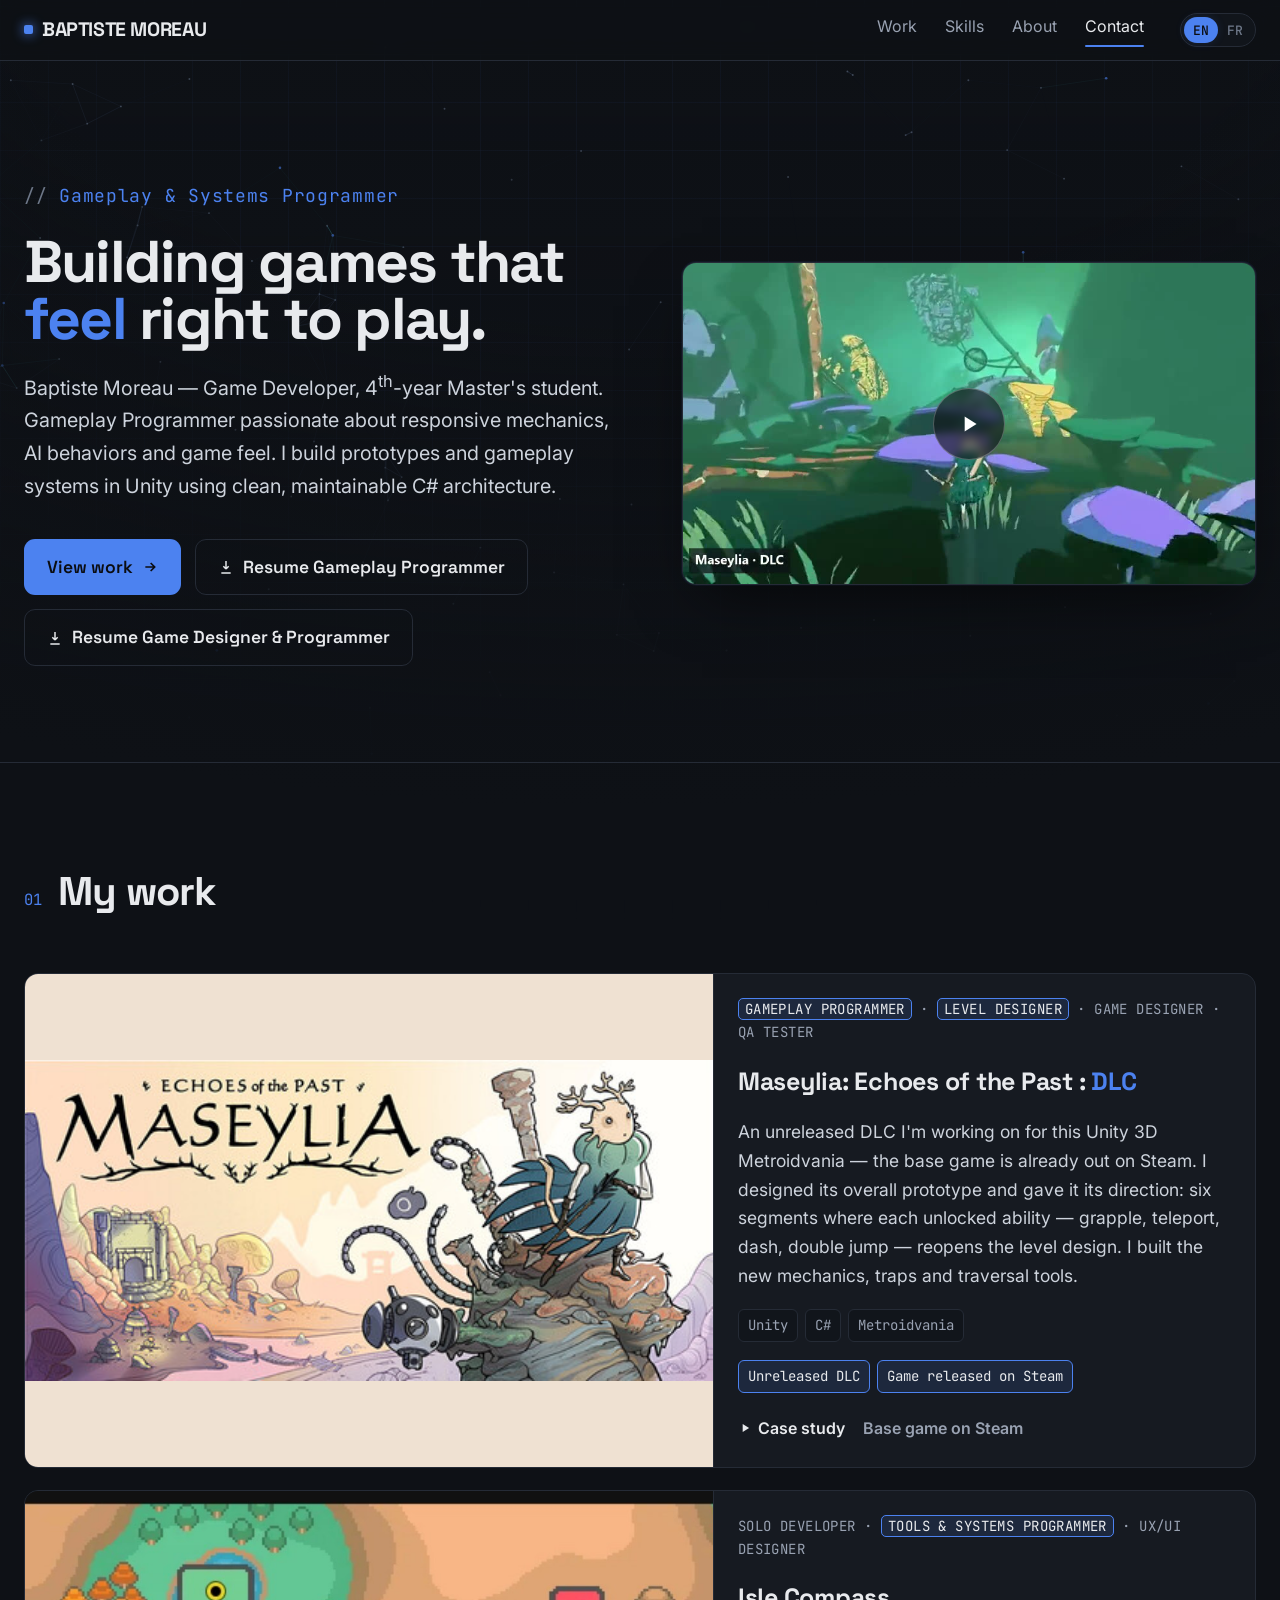
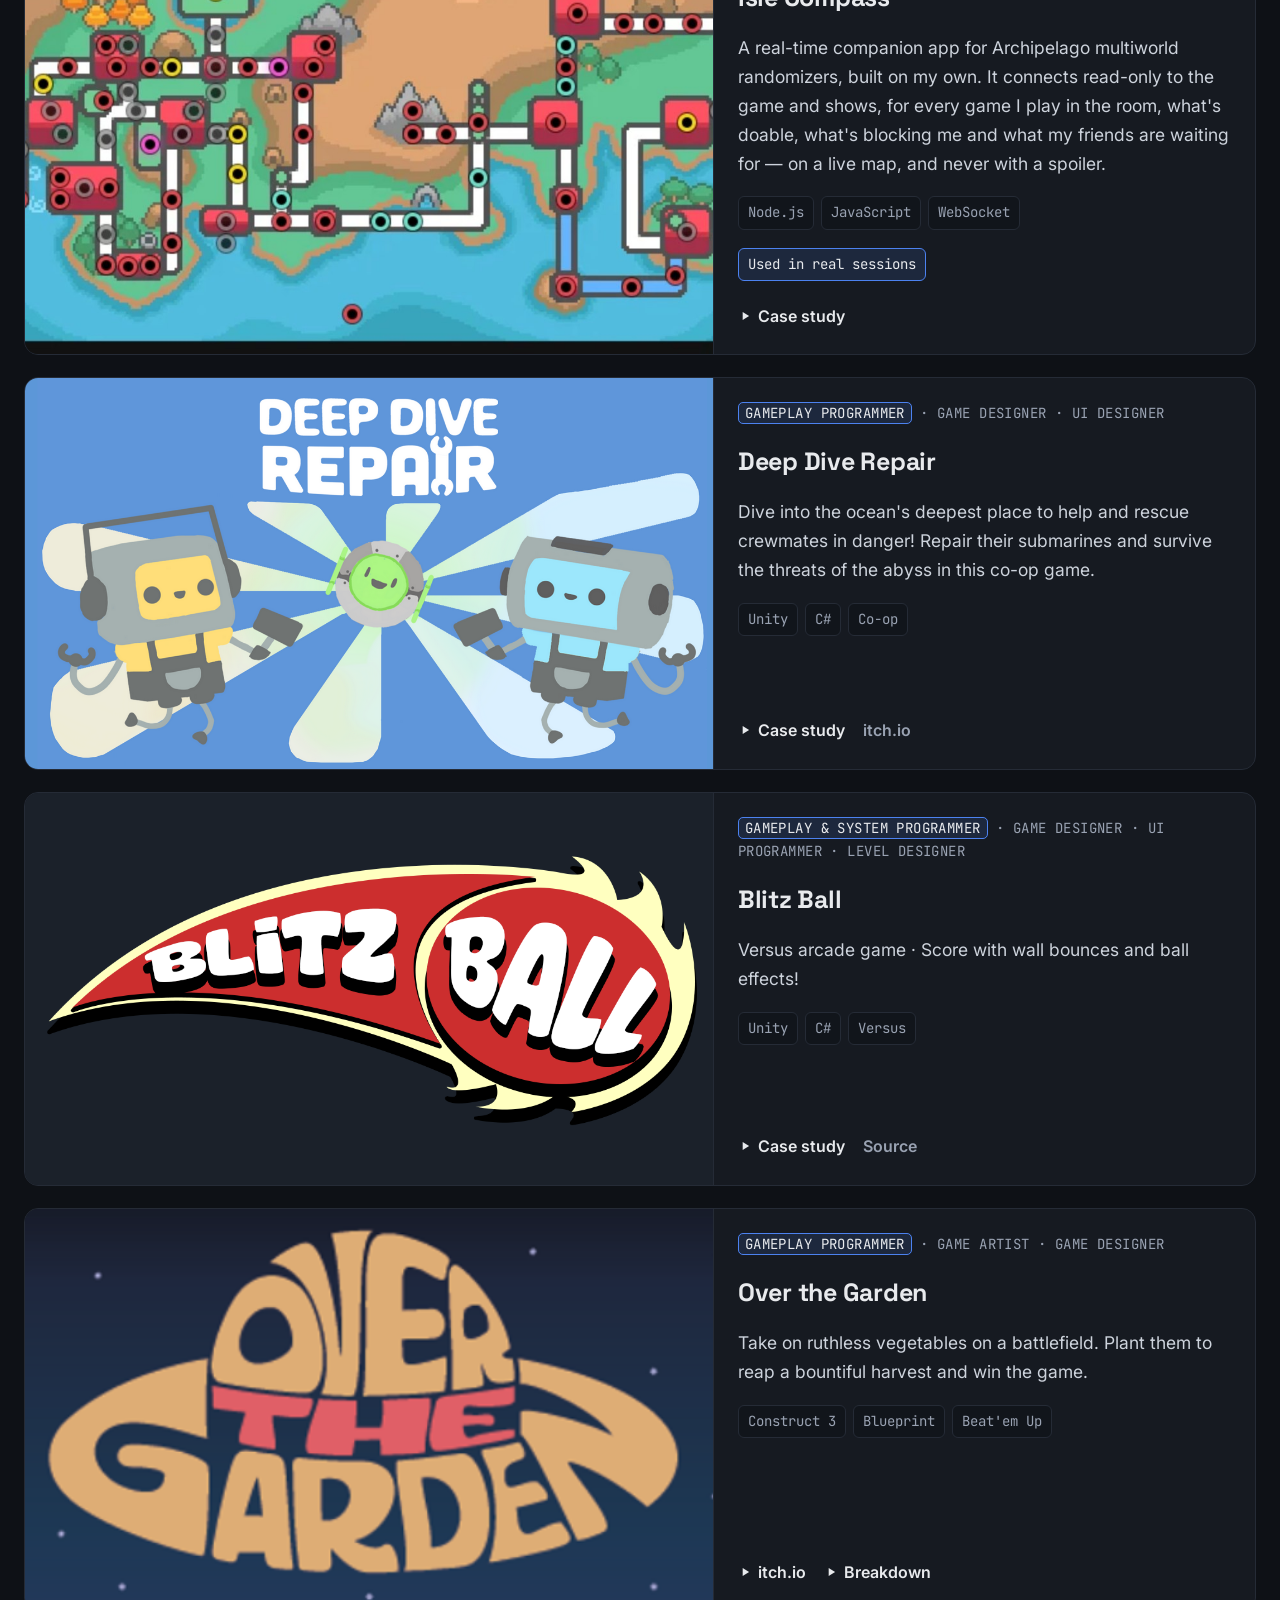
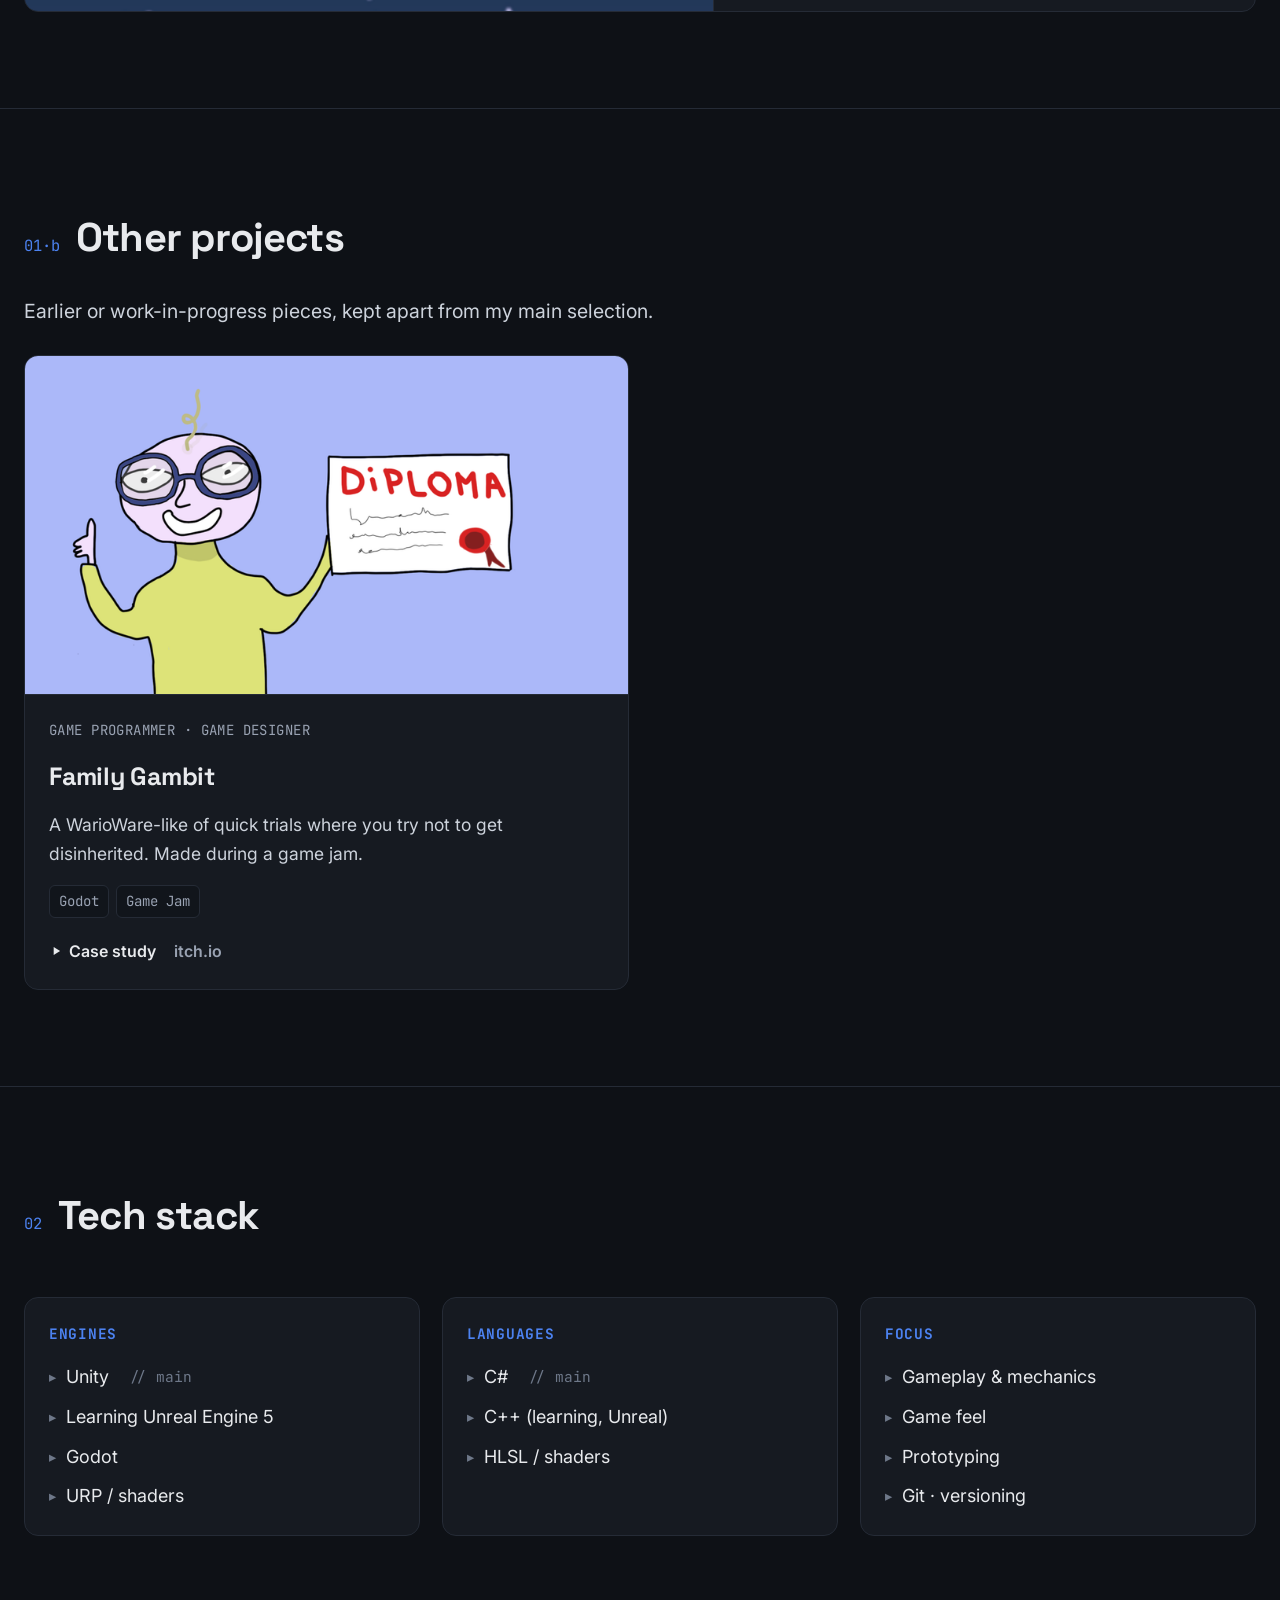
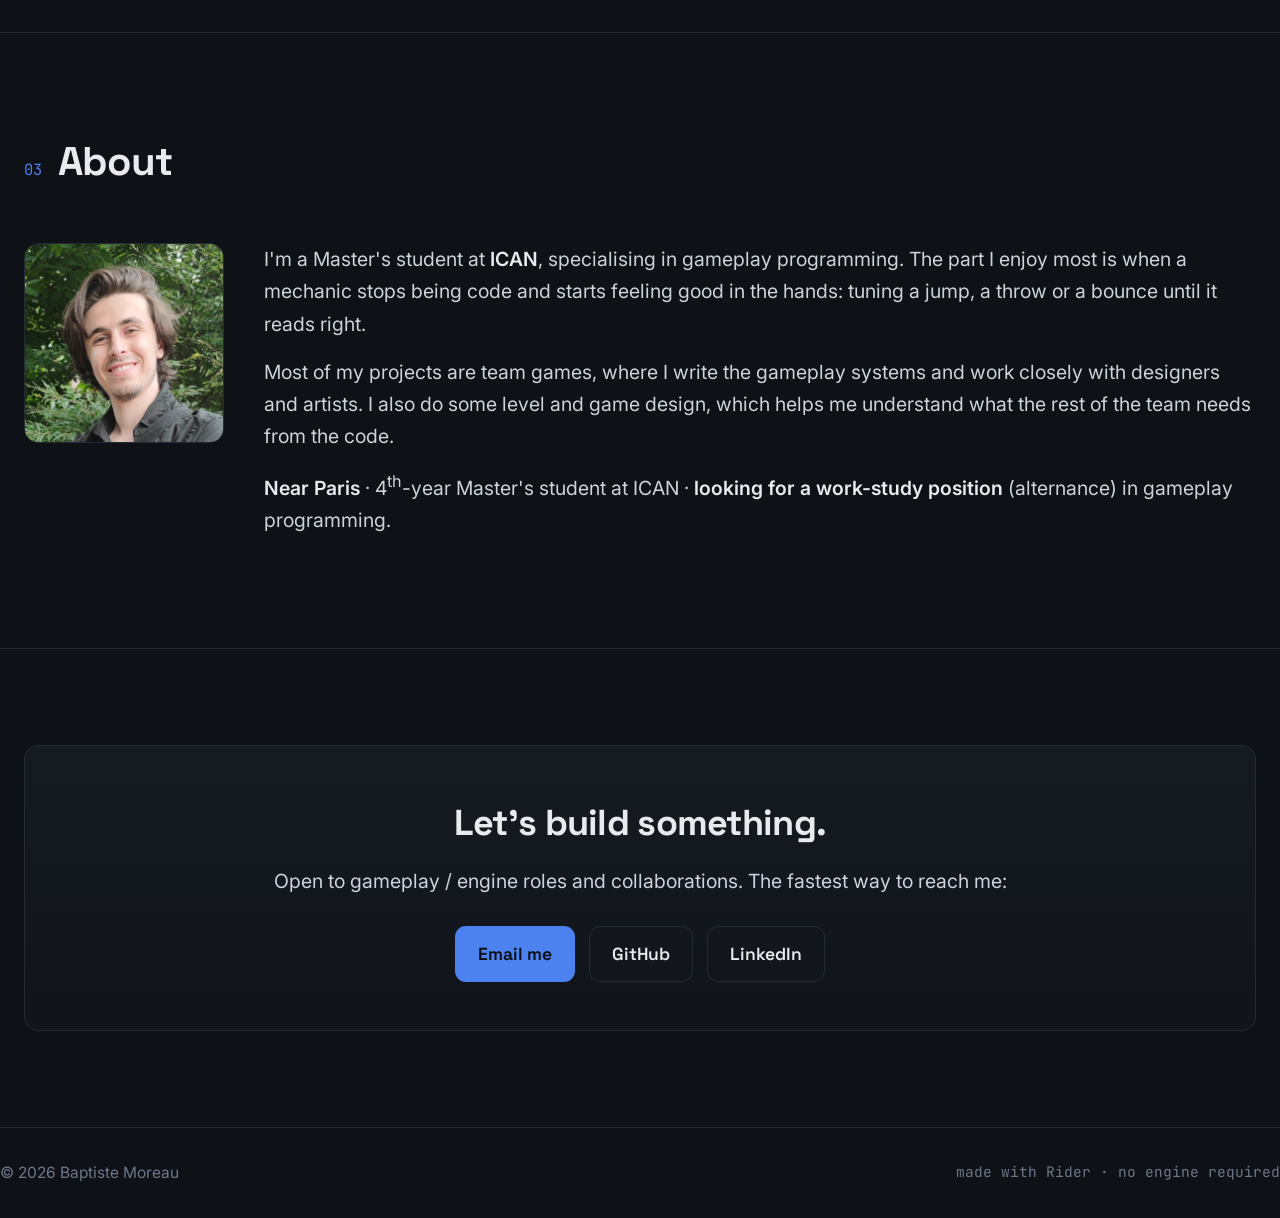
<file: index.html>
<!DOCTYPE html>
<html lang="en">
<head>
<meta charset="UTF-8" />
<meta name="viewport" content="width=device-width, initial-scale=1.0" />
<title>Baptiste Moreau Portfolio · Game Developer</title>
<meta name="description" content="Portfolio of Baptiste Moreau, Game Developer (Unity / Unreal), Master's student. Projects, tech stack and contact." />

<!-- Favicon (inline accent square, no file needed) -->
<link rel="icon" href="data:image/svg+xml,%3Csvg xmlns='http://www.w3.org/2000/svg' viewBox='0 0 32 32'%3E%3Crect width='32' height='32' rx='7' fill='%234C82F0'/%3E%3C/svg%3E" />

<!-- Social preview (Open Graph / Twitter) -->
<meta property="og:type" content="website" />
<meta property="og:title" content="Baptiste Moreau Portfolio · Game Developer" />
<meta property="og:description" content="Gameplay Programmer (Unity / C#) — responsive mechanics, AI behaviors and game feel." />
<meta property="og:image" content="https://baptistemoreau.games/assets/og/home.jpg" />
<meta property="og:image:width" content="1200" />
<meta property="og:image:height" content="627" />
<meta property="og:url" content="https://baptistemoreau.games/" />
<meta name="twitter:image" content="https://baptistemoreau.games/assets/og/home.jpg" />
<meta name="twitter:card" content="summary_large_image" />

<!-- ============================================================
     FONTS (loaded inline by the browser)
     - Space Grotesk : headings / display (via --font-display)
     - Inter          : body text
     - JetBrains Mono : "debug" labels, a nod to JetBrains/Rider
     ============================================================ -->
<link rel="preconnect" href="https://fonts.googleapis.com" />
<link rel="preconnect" href="https://fonts.gstatic.com" crossorigin />
<link href="https://fonts.googleapis.com/css2?family=Space+Grotesk:wght@500;600;700&family=Inter:wght@400;500;600&family=JetBrains+Mono:wght@400;500&display=swap" rel="stylesheet" />

<link rel="stylesheet" href="assets/css/base.css" />

<style>
/* home page runs ~10% smaller than the shared base (project pages keep the base scale) */
body{ font-size:19.5px; }

/* ============================================================
   3. ANIMATED BACKGROUND (full-screen canvas, fixed)
   ============================================================ */
#field{
  position:fixed;
  inset:0;
  z-index:0;
  width:100%;
  height:100%;
  display:block;
  background:var(--bg);               /* the canvas is cleared every frame */
}
/* soft perspective grid, parallax drift on scroll */
.grid-bg{
  position:fixed; inset:-10% 0; z-index:1; pointer-events:none;
  background-image:
    linear-gradient(to right,  rgba(76,130,240,.07) 1px, transparent 1px),
    linear-gradient(to bottom, rgba(76,130,240,.07) 1px, transparent 1px);
  background-size:48px 48px;
  background-position:0 0;
  mask-image:radial-gradient(120% 85% at 50% 28%, #000 22%, transparent 78%);
  will-change:background-position;
}
/* veil to keep the text readable over the simulation */
.field-veil{
  position:fixed; inset:0; z-index:2; pointer-events:none;
  background:
    radial-gradient(120% 90% at 50% 0%, transparent 40%, var(--bg) 100%),
    linear-gradient(180deg, rgba(14,17,22,.30) 0%, rgba(14,17,22,.55) 60%, var(--bg) 100%);
}
/* all content sits above the background */
.page{ position:relative; z-index:3; }

@media (prefers-reduced-motion: reduce){
  .grid-bg{ will-change:auto; }
}

/* ============================================================
   4. NAV BAR ("debug bar")
   ============================================================ */
.nav{
  position:sticky; top:0; z-index:50;
  backdrop-filter:blur(10px);
  background:rgba(14,17,22,.72);
  border-bottom:1px solid var(--line);
}
.nav-inner{ display:flex; align-items:center; gap:24px; height:60px; }
.brand{
  font-family:var(--font-display); font-weight:700; letter-spacing:-.02em;
  font-size:19.5px; display:flex; align-items:center; gap:9px;
}
.brand .dot{ width:9px; height:9px; border-radius:2px; background:var(--accent);
  box-shadow:0 0 12px var(--accent); }

.nav-links{ display:flex; gap:4px; margin-left:auto; }
.nav-links a{
  font-size:16px; color:var(--muted); padding:7px 12px; border-radius:8px;
  transition:color .2s var(--ease), background .2s var(--ease);
}
.nav-links a:hover{ color:var(--text); background:var(--surface); }
.nav-links a.active{ color:var(--text); }
.nav-links a.active::after{
  content:''; display:block; height:2px; margin-top:5px; border-radius:2px;
  background:var(--accent);
}

/* HUD: build label + fps + entities */
.hud{
  margin-left:18px; font-size:14px; color:var(--muted-2);
  display:flex; gap:14px; align-items:center; white-space:nowrap;
}
.hud b{ color:var(--accent); font-weight:500; }
/* hide the HUD before it crowds the nav on narrower screens */
@media (max-width:1366px){ .hud{ display:none; } }

.burger{
  display:none; margin-left:auto; width:40px; height:40px; border:1px solid var(--line);
  background:var(--surface); border-radius:10px; color:var(--text); cursor:pointer;
  align-items:center; justify-content:center;
}

@media (max-width:760px){
  .nav-links{
    position:absolute; top:60px; left:0; right:0; flex-direction:column; gap:0;
    background:rgba(14,17,22,.96); border-bottom:1px solid var(--line); padding:8px;
    display:none;
  }
  .nav-links.open{ display:flex; }
  .nav-links a{ padding:12px; }
  .nav-links a.active::after{ display:none; }
  .hud{ display:none; }
  .burger{ display:flex; }
}

/* ============================================================
   5. HERO
   ============================================================ */
.hero{ padding:120px 0 96px; }
.eyebrow{
  font-family:'JetBrains Mono',monospace; font-size:18px; color:var(--accent);
  letter-spacing:.04em; margin-bottom:22px;
}
.eyebrow::before{ content:'// '; color:var(--muted-2); }

.hero h1{
  font-family:var(--font-display); font-weight:700; letter-spacing:-.03em;
  font-size:clamp(40px, 6.3vw, 78px); line-height:.98; margin-bottom:20px;
}
.hero h1 .accent{ color:var(--accent); }

.hero .lead{
  font-size:clamp(21px,2.5vw,25px); color:var(--text-2); max-width:none;
  margin-bottom:36px;
}

/* text on the left, gameplay showreel on the right (stacked on narrow screens) */
.hero-grid{ display:grid; grid-template-columns:1.05fr 1fr; gap:56px; align-items:center; }
.hero-grid h1{ font-size:clamp(40px, 4.6vw, 66px); }
.hero-grid .lead{ font-size:clamp(18px,1.55vw,21px); }
.hero-reel{
  position:relative; aspect-ratio:16/9; border-radius:var(--radius); overflow:hidden;
  border:1px solid var(--line); background:var(--surface-2);
  box-shadow:0 24px 60px -20px rgba(0,0,0,.65), 0 0 0 1px rgba(76,130,240,.08);
}
.hero-reel video{ width:100%; height:100%; object-fit:cover; display:block; }
/* play button, only shown when the browser refused autoplay (or reduced motion is on) */
.reel-play{
  position:absolute; inset:0; margin:auto; width:72px; height:72px; border-radius:50%;
  display:none; align-items:center; justify-content:center; cursor:pointer;
  background:rgba(14,17,22,.62); border:1px solid rgba(255,255,255,.25); color:#fff;
  backdrop-filter:blur(4px); transition:transform .2s var(--ease), background .2s var(--ease);
}
.reel-play:hover{ transform:scale(1.06); background:var(--accent); }
.hero-reel.blocked .reel-play{ display:flex; }
@media (max-width:960px){
  .hero-grid{ grid-template-columns:1fr; gap:40px; }
}

.cta-row{ display:flex; gap:14px; flex-wrap:wrap; }
.btn{
  font-family:var(--font-display); font-weight:600; font-size:17.5px;
  padding:13px 22px; border-radius:11px; cursor:pointer; border:1px solid transparent;
  transition:transform .15s var(--ease), background .2s var(--ease), border-color .2s var(--ease);
  display:inline-flex; align-items:center; gap:9px;
}
.btn:hover{ transform:translateY(-2px); }
.btn-primary{ background:var(--accent); color:#0B0D11; }
.btn-primary:hover{ background:#6E9BF5; }
.btn-ghost{ background:transparent; color:var(--text); border-color:var(--line); }
.btn-ghost:hover{ border-color:var(--accent); }

/* ============================================================
   6. GENERIC SECTIONS
   ============================================================ */
.section{ padding:96px 0; border-top:1px solid var(--line); }
.section-head{ display:flex; align-items:baseline; gap:16px; margin-bottom:48px; }
.section-num{
  font-family:'JetBrains Mono',monospace; font-size:15.5px; color:var(--accent);
}
.section-head h2{
  font-family:var(--font-display); font-weight:700; letter-spacing:-.02em;
  font-size:clamp(27px,4vw,40px);
}

/* ============================================================
   7. PROJECTS
   ============================================================ */
.projects{ display:grid; grid-template-columns:repeat(2,1fr); gap:22px; }
.project.featured{ grid-column:1 / -1; }

.project{
  background:var(--surface); border:1px solid var(--line); border-radius:var(--radius);
  overflow:hidden; display:flex; flex-direction:column;
  transition:border-color .25s var(--ease), transform .25s var(--ease);
}
.project:hover{ border-color:#37404f; transform:translateY(-3px); }

.project.featured{ flex-direction:row; }
@media (max-width:760px){ .project.featured{ flex-direction:column; } }

.media{
  position:relative; aspect-ratio:16/9; background:var(--surface-2);
  border-bottom:1px solid var(--line); overflow:hidden;
}
.project.featured .media{
  flex:1 1 56%; border-bottom:none; border-right:1px solid var(--line); aspect-ratio:auto;
}
@media (max-width:760px){
  .project.featured .media{ border-right:none; border-bottom:1px solid var(--line); aspect-ratio:16/9; }
}
.media img, .media video{ width:100%; height:100%; object-fit:cover; }

/* media & title clickable to the project page */
.media-link{ display:block; width:100%; height:100%; position:relative; }

/* hover preview: key art fades to black, then the gameplay video fades in */
.media-link .fade, .media-link .hover-video{ position:absolute; inset:0; opacity:0; pointer-events:none; }
.media-link .fade{ background:#000; transition:opacity .4s var(--ease); }
.media-link .hover-video{ transition:opacity .4s var(--ease); }
.project.previewing .media-link .fade{ opacity:1; }
.project.previewing .media-link .hover-video{ opacity:1; transition-delay:.4s; }
.media-link img, .media-link video{ transition:transform .4s var(--ease); }
.project:hover .media-link img, .project:hover .media-link video{ transform:scale(1.04); }
.title-link{ transition:color .2s var(--ease); }
.title-link:hover{ color:var(--cyan); }

/* second tag row: project status (released / unreleased) */
.tags-status{ margin-top:6px; }

/* highlighted word inside a project title (e.g. "DLC") */
.project h3 .accent{ color:var(--accent); }

/* Maseylia key art only: image entière, sans recadrage (fond assorti au visuel) */
.project.keyart .media{ background:#efe1d2; }
.project.keyart .media-link img{ object-fit:contain; }
.project.keyart:hover .media-link img{ transform:none; }

/* empty media slot (replace with your gif/mp4/png) */
.media-empty{
  position:absolute; inset:0; display:flex; flex-direction:column;
  align-items:center; justify-content:center; gap:8px; color:var(--muted-2);
  background:
    repeating-linear-gradient(45deg, #181d25 0 12px, #161a21 12px 24px);
}
.media-empty .mono{ font-size:14.5px; }
.media-empty svg{ opacity:.5; }

.body{ padding:24px; display:flex; flex-direction:column; gap:14px; flex:1; }
.project.featured .body{ flex:1 1 44%; justify-content:center; gap:16px; }

.role{
  font-family:'JetBrains Mono',monospace; font-size:14px; color:var(--muted);
  letter-spacing:.03em; text-transform:uppercase;
}
/* highlighted part of the role (e.g. "Gameplay Programmer") */
.role .hl{
  color:var(--text); background:var(--accent-dim);
  border:1px solid var(--accent); border-radius:5px; padding:1px 6px;
}
.project h3{ font-family:var(--font-display); font-weight:700; font-size:25px; letter-spacing:-.01em; }
.project .note{ color:var(--text-2); font-size:17.5px; }

.tags{ display:flex; flex-wrap:wrap; gap:7px; margin-top:2px; }
.tag{
  font-family:'JetBrains Mono',monospace; font-size:14px; color:var(--muted);
  padding:4px 9px; border:1px solid var(--line); border-radius:6px; background:var(--bg-2);
}
/* highlighted tag: add hot:true in the project data */
.tag.hot{
  color:var(--text); border-color:var(--accent); background:var(--accent-dim);
}

.links{ display:flex; gap:18px; margin-top:auto; padding-top:6px; }
.links a{
  font-size:16px; font-weight:600; color:var(--text); display:inline-flex; align-items:center; gap:6px;
  border-bottom:1px solid transparent; transition:color .2s var(--ease), border-color .2s var(--ease);
}
.links a:hover{ color:var(--accent); border-color:var(--accent); }
.links a.muted{ color:var(--muted); }
.links a.muted:hover{ color:var(--accent); }

/* ============================================================
   8. SKILLS ("debug readout" style)
   ============================================================ */
.skills{ display:grid; grid-template-columns:repeat(3,1fr); gap:22px; }
.skill-col{
  background:var(--surface); border:1px solid var(--line); border-radius:var(--radius); padding:24px;
}
.skill-col h4{
  font-family:'JetBrains Mono',monospace; font-size:14.5px; color:var(--accent);
  text-transform:uppercase; letter-spacing:.05em; margin-bottom:16px;
}
.skill-col ul{ list-style:none; display:flex; flex-direction:column; gap:10px; }
.skill-col li{ font-size:18px; display:flex; align-items:center; gap:10px; }
.skill-col li::before{ content:'▸'; color:var(--muted-2); font-size:14.5px; }

/* ============================================================
   9. ABOUT
   ============================================================ */
.about{ display:grid; grid-template-columns:200px 1fr; gap:40px; align-items:start; }
.avatar{
  aspect-ratio:1; border-radius:var(--radius); border:1px solid var(--line);
  background:var(--surface-2); overflow:hidden; display:flex; align-items:center; justify-content:center;
  color:var(--muted-2);
}
.avatar img{ width:100%; height:100%; object-fit:cover; }
.about-text p{ color:var(--text-2); margin-bottom:16px; max-width:none; }
.about-text p strong{ color:var(--text); font-weight:600; }
@media (max-width:680px){ .about{ grid-template-columns:1fr; } .avatar{ max-width:160px; } }

/* ============================================================
   10. CONTACT
   ============================================================ */
.contact-card{
  background:linear-gradient(180deg,var(--surface),var(--bg-2));
  border:1px solid var(--line); border-radius:var(--radius); padding:48px;
  text-align:center;
}
.contact-card h2{ font-family:var(--font-display); font-weight:700; font-size:clamp(25px,4vw,36px); margin-bottom:12px; letter-spacing:-.02em; }
.contact-card p{ color:var(--text-2); margin-bottom:28px; }
.socials{ display:flex; gap:14px; justify-content:center; flex-wrap:wrap; }

/* ============================================================
   11. FOOTER
   ============================================================ */
.footer{
  border-top:1px solid var(--line); padding:32px 0;
  display:flex; justify-content:space-between; gap:16px; flex-wrap:wrap;
  color:var(--muted-2); font-size:15.5px;
}
.footer .mono{ font-size:14.5px; }

/* ============================================================
   12. SCROLL REVEAL ANIMATIONS
   ============================================================ */
.reveal{ opacity:0; transform:translateY(20px); transition:opacity .6s var(--ease), transform .6s var(--ease); }
.reveal.in{ opacity:1; transform:none; }
@media (prefers-reduced-motion: reduce){
  .reveal{ opacity:1; transform:none; transition:none; }
}

/* responsive grids */
@media (max-width:760px){
  .projects{ grid-template-columns:1fr; }
  .skills{ grid-template-columns:1fr; }
  .hero{ padding:80px 0 64px; }
  .section{ padding:72px 0; }
  .contact-card{ padding:32px 20px; }
}
</style>
</head>

<body>

<!-- BACKGROUND: particle simulation -->
<canvas id="field"></canvas>
<div class="grid-bg" id="gridBg"></div>
<div class="field-veil"></div>

<div class="page">

  <!-- ===================== NAV ===================== -->
  <nav class="nav">
    <div class="wrap nav-inner">
      <a href="#top" class="brand"><span class="dot"></span>BAPTISTE&nbsp;MOREAU</a>

      <div class="nav-links" id="navLinks">
        <a href="#work" data-fr="Travail">Work</a>
        <a href="#skills" data-fr="Compétences">Skills</a>
        <a href="#about" data-fr="À propos">About</a>
        <a href="#contact" data-fr="Contact">Contact</a>
      </div>

      <div class="hud mono">
        <span>BUILD&nbsp;<b id="ver">1.0.0</b></span>
      </div>

      <button class="lang-toggle" id="langToggle" role="switch" aria-label="Switch language / Changer de langue" aria-checked="false">
        <span class="lang-thumb" aria-hidden="true"></span>
        <span class="lang-opt active" data-lang="en">EN</span>
        <span class="lang-opt" data-lang="fr">FR</span>
      </button>

      <button class="burger" id="burger" aria-label="Menu" aria-expanded="false">
        <svg width="20" height="20" viewBox="0 0 24 24" fill="none" stroke="currentColor" stroke-width="2"><line x1="3" y1="6" x2="21" y2="6"/><line x1="3" y1="12" x2="21" y2="12"/><line x1="3" y1="18" x2="21" y2="18"/></svg>
      </button>
    </div>
  </nav>

  <!-- ===================== HERO ===================== -->
  <header id="top" class="hero">
    <div class="wrap hero-grid">
      <div class="hero-text">
        <p class="eyebrow" data-fr="Programmeur Gameplay &amp; Systèmes">Gameplay &amp; Systems Programmer</p>
      <h1 data-fr="Créer des jeux qui<br><span class=&quot;accent&quot;>sonnent</span> juste à jouer.">Building games that<br><span class="accent">feel</span> right to play.</h1>
      <p class="lead" data-fr="Baptiste Moreau, Développeur de jeux vidéo, étudiant en 4<sup>e</sup> année de Master. Programmeur Gameplay passionné par les mécaniques réactives, les comportements d'IA et le game feel. Je construis des prototypes et des systèmes de gameplay sous Unity, avec une architecture C# propre et maintenable.">
        Baptiste Moreau — Game Developer, 4<sup>th</sup>-year Master's student.
          Gameplay Programmer passionate about responsive mechanics, AI behaviors and game feel. I build prototypes and gameplay systems in Unity using clean, maintainable C# architecture.
      </p>
      <div class="cta-row">
        <a href="#work" class="btn btn-primary">
          <span data-fr="Voir mes projets">View work</span>
          <svg width="16" height="16" viewBox="0 0 24 24" fill="none" stroke="currentColor" stroke-width="2.5"><path d="M5 12h14M13 6l6 6-6 6"/></svg>
        </a>
        <!-- Four CVs next to index.html: gameplay programming and game design + programming,
             each in English (Resume_…, the href) and French (CV_…, data-fr-href) -->
        <a href="Resume_Baptiste_Moreau.pdf" data-fr-href="CV_Baptiste_Moreau.pdf" download class="btn btn-ghost">
          <svg width="16" height="16" viewBox="0 0 24 24" fill="none" stroke="currentColor" stroke-width="2.2"><path d="M12 3v12m0 0l-4-4m4 4l4-4M5 21h14"/></svg>
          <span data-fr="CV Gameplay Programmer">Resume Gameplay Programmer</span>
        </a>
        <a href="Resume_Baptiste_Moreau_GD_GP.pdf" data-fr-href="CV_Baptiste_Moreau_GD_GP.pdf" download class="btn btn-ghost">
          <svg width="16" height="16" viewBox="0 0 24 24" fill="none" stroke="currentColor" stroke-width="2.2"><path d="M12 3v12m0 0l-4-4m4 4l4-4M5 21h14"/></svg>
          <span data-fr="CV Game Designer &amp; Programmer">Resume Game Designer &amp; Programmer</span>
        </a>
      </div>
      </div>

      <!-- gameplay showreel: Maseylia, Deep Dive Repair, Blitz Ball, Over the Garden -->
      <div class="hero-reel">
        <video id="heroReel" src="assets/showreel.mp4" poster="assets/showreel-poster.jpg" muted loop playsinline autoplay preload="auto" aria-label="Gameplay showreel: Maseylia, Deep Dive Repair, Blitz Ball and Over the Garden"></video>
        <button class="reel-play" id="reelPlay" type="button" aria-label="Play the showreel">
          <svg width="26" height="26" viewBox="0 0 24 24" fill="currentColor"><path d="M8 5v14l11-7z"/></svg>
        </button>
      </div>
    </div>
  </header>

  <!-- ===================== WORK ===================== -->
  <section id="work" class="section">
    <div class="wrap">
      <div class="section-head reveal">
        <span class="section-num">01</span>
        <h2 data-fr="Mes projets">My work</h2>
      </div>
      <!-- the cards are generated by JS from the PROJECTS array below -->
      <div class="projects" id="projects"></div>
    </div>
  </section>

  <!-- ===================== OTHER PROJECTS ===================== -->
  <section id="other" class="section">
    <div class="wrap">
      <div class="section-head reveal">
        <span class="section-num">01·b</span>
        <h2 data-fr="Autres projets">Other projects</h2>
      </div>
      <p class="reveal" data-fr="Travaux plus anciens ou encore en chantier, mis à part de ma sélection principale." style="color:var(--text-2); max-width:none; margin:-24px 0 28px;">Earlier or work-in-progress pieces, kept apart from my main selection.</p>
      <!-- generated by JS from the OTHER_PROJECTS array -->
      <div class="projects" id="otherProjects"></div>
    </div>
  </section>

  <!-- ===================== SKILLS ===================== -->
  <section id="skills" class="section">
    <div class="wrap">
      <div class="section-head reveal">
        <span class="section-num">02</span>
        <h2 data-fr="Stack technique">Tech stack</h2>
      </div>
      <div class="skills">
        <div class="skill-col reveal">
          <h4 data-fr="Moteurs">Engines</h4>
          <ul>
            <li>Unity &nbsp;<span class="mono" style="color:var(--muted-2);font-size:14.5px">// main</span></li>
            <li data-fr="Apprentissage d'Unreal Engine 5">Learning Unreal Engine 5</li>
            <li>Godot</li>
            <li>URP / shaders</li>
          </ul> 
        </div>
        <div class="skill-col reveal">
          <h4 data-fr="Langages">Languages</h4>
          <ul>
            <li>C# &nbsp;<span class="mono" style="color:var(--muted-2);font-size:14.5px">// main</span></li>
            <li data-fr="C++ (en apprentissage, Unreal)">C++ (learning, Unreal)</li>
            <li>HLSL / shaders</li>
          </ul>
        </div>
        <div class="skill-col reveal">
          <h4>Focus</h4>
          <ul>
            <li data-fr="Gameplay &amp; mécaniques">Gameplay &amp; mechanics</li>
            <li>Game feel</li>
            <li data-fr="Prototypage">Prototyping</li>
            <li>Git · versioning</li>
          </ul>
        </div>
      </div>
    </div>
  </section>

  <!-- ===================== ABOUT ===================== -->
  <section id="about" class="section">
    <div class="wrap">
      <div class="section-head reveal">
        <span class="section-num">03</span>
        <h2 data-fr="À propos">About</h2>
      </div>
      <div class="about reveal">
        <div class="avatar">
          <img loading="lazy" src="assets/Photo Profil.jpg" alt="Baptiste Moreau" />
        </div>
        <div class="about-text">
          <p data-fr="Étudiant en Master à l'<strong>ICAN</strong>, je me spécialise en programmation gameplay. Ce que je préfère, c'est le moment où une mécanique cesse d'être du code et devient agréable en main : régler un saut, un lancer ou un rebond jusqu'à ce qu'il se lise bien.">I'm a Master's student at <strong>ICAN</strong>, specialising in gameplay programming. The part I enjoy most is when a mechanic stops being code and starts feeling good in the hands: tuning a jump, a throw or a bounce until it reads right.</p>
          <p data-fr="La plupart de mes projets sont des jeux en équipe, où je code les systèmes de gameplay en travaillant de près avec les game designers et les artistes. Je touche aussi au level design et au game design, ce qui m'aide à comprendre ce dont l'équipe a besoin.">Most of my projects are team games, where I write the gameplay systems and work closely with designers and artists. I also do some level and game design, which helps me understand what the rest of the team needs from the code.</p>
          <p data-fr="<strong>Près de Paris</strong> · étudiant en 4<sup>e</sup> année de Master à l'ICAN · <strong>à la recherche d'une alternance</strong> en programmation gameplay."><strong>Near Paris</strong> · 4<sup>th</sup>-year Master's student at ICAN · <strong>looking for a work-study position</strong> (alternance) in gameplay programming.</p>
        </div>
      </div>
    </div>
  </section>

  <!-- ===================== CONTACT ===================== -->
  <section id="contact" class="section">
    <div class="wrap">
      <div class="contact-card reveal">
        <h2 data-fr="Créons quelque chose ensemble.">Let's build something.</h2>
        <p data-fr="Ouvert aux postes gameplay / moteur et aux collaborations. Le plus rapide pour me joindre :">Open to gameplay / engine roles and collaborations. The fastest way to reach me:</p>
        <div class="socials">
          <a href="mailto:moreaubapt@gmail.com" class="btn btn-primary" data-fr="M'écrire">Email me</a>
          <a href="https://github.com/Ploumplim" target="_blank" rel="noopener" class="btn btn-ghost">GitHub</a>
          <a href="https://www.linkedin.com/in/baptiste-moreau-games/" target="_blank" rel="noopener" class="btn btn-ghost">LinkedIn</a>
        </div>
      </div>
    </div>
  </section>

  <!-- ===================== FOOTER ===================== -->
  <footer class="footer wrap">
    <span>© <span id="year"></span> Baptiste Moreau</span>
    <span class="mono" data-fr="fait avec Rider · sans moteur requis">made with Rider · no engine required</span>
  </footer>

</div><!-- /.page -->

<script>
/* ============================================================
   A. PROJECT DATA  ←←← THIS IS WHERE YOU ADD YOUR PROJECTS
   --------------------------------------------------------
   To add a project: copy a { ... } block and fill it in.
   media.type :
     'video'  → src = "assets/demo.mp4", poster = "assets/cover.jpg"
     'image'  → src = "assets/cover.gif" (animated gif or png)
     'empty'  → empty slot (default)
   ============================================================ */
const PROJECTS = [
  {
    featured: true,
    cls: "keyart",
    title: "Maseylia: Echoes of the Past : DLC",
    page: "maseylia.html",
    role: "Gameplay Programmer · Level Designer · Game Designer · QA Tester",
    role_fr: "Programmeur Gameplay · Level Designer · Game Designer · QA Tester",
    note: "An unreleased DLC I'm working on for this Unity 3D Metroidvania — the base game is already out on Steam. I designed its overall prototype and gave it its direction: six segments where each unlocked ability — grapple, teleport, dash, double jump — reopens the level design. I built the new mechanics, traps and traversal tools.",
    note_fr: "Un DLC encore non sorti sur lequel je travaille pour ce Metroidvania 3D sous Unity — le jeu de base est déjà disponible sur Steam. J'en ai conçu le prototype global et donné la direction : six segments où chaque capacité débloquée — grappin, téléportation, dash, double saut — rouvre le level design. J'ai programmé les nouvelles mécaniques, pièges et outils de traversée.",
    tags: ["Unity", "C#", "Metroidvania"],
    status: [{ label: "Unreleased DLC", hot: true }, { label: "Game released on Steam", hot: true }],
      media: {type : "image", src: "assets/Maseylia/header.jpg"},
      hover: "assets/Maseylia/maseylia-trailer.mp4",
    links: [
      { label: "Case study", label_fr: "Étude de cas", href: "maseylia.html" },
      { label: "Base game on Steam", label_fr: "Jeu de base sur Steam", href: "https://store.steampowered.com/app/2938870/Maseylia__Echoes_of_the_Past/", muted: true }
    ]
  },
  {
    featured: true,
    title: "Isle Compass",
    page: "isle-compass.html",
    role: "Solo Developer · Tools & Systems Programmer · UX/UI Designer",
    role_fr: "Développeur solo · Programmeur Outils & Systèmes · UX/UI Designer",
    hl: ["Tools & Systems Programmer", "Programmeur Outils & Systèmes"],
    note: "A real-time companion app for Archipelago multiworld randomizers, built on my own. It connects read-only to the game and shows, for every game I play in the room, what's doable, what's blocking me and what my friends are waiting for — on a live map, and never with a spoiler.",
    note_fr: "Une application compagnon en temps réel pour les parties Archipelago multiworld, développée seul. Elle se connecte en lecture seule et montre, pour chacun de mes jeux de la room, ce qui est faisable, ce qui me bloque et ce que mes amis attendent — sur une carte en direct, et sans jamais spoiler.",
    tags: ["Node.js", "JavaScript", "WebSocket"],
    status: [{ label: "Used in real sessions", hot: true }],
      media: {type : "image", src: "assets/IsleCompass/card.jpg"},
    links: [
      { label: "Case study", label_fr: "Étude de cas", href: "isle-compass.html" }
    ]
  },
  {
    featured: true,
    title: "Deep Dive Repair",
    page: "deep-dive-repair.html",
    role: "Gameplay Programmer · Game Designer · UI Designer",
    role_fr: "Programmeur Gameplay · Game Designer · UI Designer",
    note: "Dive into the ocean's deepest place to help and rescue crewmates in danger! Repair their submarines and survive the threats of the abyss in this co-op game.",
    note_fr: "Plonge dans les profondeurs de l'océan pour aider et secourir des équipiers en danger ! Répare leurs sous-marins et survis aux menaces des abysses dans ce jeu coopératif.",
    tags: ["Unity", "C#", "Co-op"],
      media: {type : "image", src: "assets/DeepDiveRepairMain.png"},
      hover: "assets/Trailer%20Deep%20Dive%20Repair%20ICAN%202024.mp4",
      //media: { type: "youtube", id: "cM09wvRl7jY" },
    links: [
      { label: "Case study", label_fr: "Étude de cas", href: "deep-dive-repair.html" },
      { label: "itch.io", href: "https://bragidev.itch.io/deepdiverepair", muted: true }
    ]
  },
  {
    featured: true,
    title: "Blitz Ball",
    page: "blitz-ball.html",
    role: "Gameplay & System Programmer · Game Designer · UI Programmer · Level Designer",
    role_fr: "Programmeur Gameplay & Systèmes · Game Designer · Programmeur UI · Level Designer",
    hl: ["Gameplay & System Programmer", "Programmeur Gameplay & Systèmes"],
    note: "Versus arcade game · Score with wall bounces and ball effects!",
    note_fr: "Jeu d'arcade en versus · Marque grâce aux rebonds sur les murs et aux effets de balle !",
    tags: ["Unity", "C#", "Versus"],
      media: {type : "image", src: "assets/BlitzBallMain.png"},
      hover: "assets/BBGif/GameFeel.mp4",
    links: [
      { label: "Case study", label_fr: "Étude de cas", href: "blitz-ball.html" },
      { label: "Source", href: "https://github.com/ploumplim/BlitzBall", muted: true }
    ]
  },
  {
    featured: true,
    title: "Over the Garden",
    page: "over-the-garden.html",
    role: "Gameplay Programmer · Game Artist · Game Designer",
    role_fr: "Programmeur Gameplay · Artiste · Game Designer",
    note: "Take on ruthless vegetables on a battlefield. Plant them to reap \n" +
        "a bountiful harvest and win the game.",
    note_fr: "Affronte des légumes impitoyables sur un champ de bataille. Plante-les pour récolter une moisson abondante et remporter la partie.",
    tags: ["Construct 3", "Blueprint", "Beat'em Up"],
      media: {type : "image", src: "assets/OverTheGardenMain.png"},
      hover: "assets/OverTheGarden/over-the-garden-trailer.mp4",
    links: [
      { label: "itch.io", href: "https://ploumplim.itch.io/over-the-garden"},
      { label: "Breakdown", label_fr: "Analyse", href: "over-the-garden.html" }
    ]
  }
];

/* Kept apart from the main showcase — earlier / work-in-progress pieces, rendered in the "Other projects" section */
const OTHER_PROJECTS = [
  {
    featured: false,
    title: "Family Gambit",
    page: "familly-gambit.html",
    role: "Game Programmer · Game Designer",
    role_fr: "Programmeur · Game Designer",
    note: "A WarioWare-like of quick trials where you try not to get disinherited. Made during a game jam.",
    note_fr: "Un WarioWare-like où tu enchaînes des épreuves pour tenter de ne pas être déshérité. Réalisé pendant une game jam.",
    tags: ["Godot", "Game Jam"],
      media: {type : "image", src: "assets/FamillyGambit/WinDiploma.png"},
    links: [
      { label: "Case study", label_fr: "Étude de cas", href: "familly-gambit.html" },
      { label: "itch.io", href: "#", muted: true }
    ]
  }
];

/* ---- card rendering ---- */
const iconPlay = '<svg width="14" height="14" viewBox="0 0 24 24" fill="currentColor"><path d="M8 5v14l11-7z"/></svg>';
function mediaHTML(m){
  if(m.type === "youtube"){
    return `<iframe src="https://www.youtube.com/embed/${m.id}" title="YouTube" allow="accelerometer; autoplay; clipboard-write; encrypted-media; gyroscope; picture-in-picture" allowfullscreen style="width:100%;height:100%;border:0;"></iframe>`;
  }
  if(m.type === "video"){
    return `<video src="${m.src}" ${m.poster?`poster="${m.poster}"`:""} muted loop playsinline autoplay></video>`;
  }
  if(m.type === "image"){
    return `<img src="${m.src}" alt="" loading="lazy" />`;
  }
  return `<div class="media-empty">
            <svg width="34" height="34" viewBox="0 0 24 24" fill="none" stroke="currentColor" stroke-width="1.5"><rect x="3" y="3" width="18" height="18" rx="2"/><circle cx="9" cy="9" r="2"/><path d="M21 15l-5-5L5 21"/></svg>
            <span class="mono">16:9 · gif / mp4 / png</span>
          </div>`;
}
function projectHTML(p, lang){
  const role = (lang === "fr" && p.role_fr) ? p.role_fr : p.role;
  const note = (lang === "fr" && p.note_fr) ? p.note_fr : p.note;
  const mapTags = arr => (arr || []).map(t => {
    const isObj = typeof t === "object";
    const label = isObj ? t.label : t;
    const hot   = isObj && t.hot ? " hot" : "";
    return `<span class="tag${hot}">${label}</span>`;
  }).join("");
  const tags = mapTags(p.tags);
  const statusRow = p.status ? `<div class="tags tags-status">${mapTags(p.status)}</div>` : "";
  const links = p.links.map(l => {
    const label = (lang === "fr" && l.label_fr) ? l.label_fr : l.label;
    return `<a href="${l.href}" class="${l.muted?'muted':''}">${l.muted?'':iconPlay}${label}</a>`;
  }).join("");
  const preview = p.hover
    ? `<span class="fade"></span><video class="hover-video" data-src="${p.hover}" muted loop playsinline preload="none"></video>`
    : "";
  const media = p.page
    ? `<a class="media-link" href="${p.page}" aria-label="Open ${p.title} case study">${mediaHTML(p.media)}${preview}</a>`
    : mediaHTML(p.media);
  const titleHTML = p.title.replaceAll("DLC", '<span class="accent">DLC</span>');
  const heading = p.page
    ? `<a class="title-link" href="${p.page}">${titleHTML}</a>`
    : titleHTML;
  // roles to highlight; a project can override with its own `hl` list (EN + FR terms)
  const hlTerms = p.hl || ["Gameplay Programmer", "Programmeur Gameplay", "Level Designer"];
  let roleHTML = role;
  hlTerms.forEach(term => {
    roleHTML = roleHTML.replaceAll(term, `<span class="hl">${term}</span>`);
  });
  return `<article class="project reveal ${p.featured?'featured':''} ${p.cls||''}">
      <div class="media">${media}</div>
      <div class="body">
        <span class="role">${roleHTML}</span>
        <h3>${heading}</h3>
        <p class="note">${note}</p>
        <div class="tags">${tags}</div>
        ${statusRow}
        <div class="links">${links}</div>
      </div>
    </article>`;
}
// hover preview: only on devices with a real pointer; the video loads on first hover
function bindHoverPreviews(host){
  if(!window.matchMedia("(hover: hover)").matches) return;
  host.querySelectorAll(".project").forEach(card => {
    const video = card.querySelector(".hover-video");
    if(!video) return;
    card.addEventListener("mouseenter", () => {
      if(!video.src) video.src = video.dataset.src;
      video.currentTime = 0;
      card.classList.add("previewing");
      video.play().catch(() => {});
    });
    card.addEventListener("mouseleave", () => {
      card.classList.remove("previewing");
      video.pause();
    });
  });
}
// exposed so the language toggle (i18n.js) can re-render the cards in FR/EN
function renderProjects(lang){
  lang = lang || (window.getLang ? window.getLang() : "en");
  const renderInto = (id, list) => {
    const host = document.getElementById(id);
    if(!host) return;
    host.innerHTML = list.map(p => projectHTML(p, lang)).join("");
    bindHoverPreviews(host);
    // on a language switch the reveal pass already ran → show the new cards at once
    if(window.__revealReady){
      host.querySelectorAll(".reveal").forEach(el => el.classList.add("in"));
    }
  };
  renderInto("projects", PROJECTS);
  renderInto("otherProjects", OTHER_PROJECTS);
}
window.renderProjects = renderProjects;
renderProjects(localStorage.getItem("site-lang") || "en");

/* ============================================================
   B. INTERACTIONS (nav, reveal, year)
   ============================================================ */
document.getElementById("year").textContent = new Date().getFullYear();

// showreel: the autoplay attribute alone is not enough everywhere (browser "block autoplay"
// settings, battery saver, iOS low power mode) → play() from JS, retry on the first user
// gesture, and fall back to a play button instead of a frozen frame.
// Users who prefer reduced motion get the play button straight away.
const heroReel = document.getElementById("heroReel");
if(heroReel){
  const reelBox = heroReel.parentElement;
  heroReel.muted = true;                 // the property (not just the attribute) is what autoplay policies check
  heroReel.defaultMuted = true;
  let wanted = !window.matchMedia("(prefers-reduced-motion: reduce)").matches;
  const tryPlay = () => {
    if(!wanted) return;
    heroReel.play()
      .then(() => reelBox.classList.remove("blocked"))
      .catch(() => { if(heroReel.paused) reelBox.classList.add("blocked"); });
  };
  document.getElementById("reelPlay").addEventListener("click", () => { wanted = true; tryPlay(); });
  heroReel.addEventListener("playing", () => reelBox.classList.remove("blocked"));   // whatever started it
  if(!wanted){
    heroReel.removeAttribute("autoplay");
    heroReel.pause();
    reelBox.classList.add("blocked");
  }
  tryPlay();
  heroReel.addEventListener("canplay", () => { if(heroReel.paused) tryPlay(); }, { once:true });
  ["pointerdown", "keydown", "touchstart"].forEach(ev =>
    window.addEventListener(ev, () => { if(heroReel.paused) tryPlay(); }, { once:true, passive:true }));
  // pause while off-screen (saves battery), resume when scrolled back
  new IntersectionObserver(([e]) => {
    if(e.isIntersecting){ if(heroReel.paused) tryPlay(); }
    else if(!heroReel.paused) heroReel.pause();
  }, { threshold:.2 }).observe(heroReel);
}

// burger mobile
const burger = document.getElementById("burger");
const navLinks = document.getElementById("navLinks");
burger.addEventListener("click", () => {
  const open = navLinks.classList.toggle("open");
  burger.setAttribute("aria-expanded", open);
});
navLinks.querySelectorAll("a").forEach(a =>
  a.addEventListener("click", () => navLinks.classList.remove("open")));

// reveal on scroll
const revealObs = new IntersectionObserver((entries) => {
  entries.forEach(e => { if(e.isIntersecting){ e.target.classList.add("in"); revealObs.unobserve(e.target); } });
}, { threshold:.12 });
document.querySelectorAll(".reveal").forEach(el => revealObs.observe(el));
window.__revealReady = true;   // any later re-render (language switch) shows cards immediately

// active nav link based on the visible section
const sections = [...document.querySelectorAll("section[id], header[id]")];
const linkFor = id => document.querySelector(`.nav-links a[href="#${id}"]`);
const navObs = new IntersectionObserver((entries) => {
  entries.forEach(e => {
    const link = linkFor(e.target.id);
    if(link && e.isIntersecting){
      document.querySelectorAll(".nav-links a").forEach(a => a.classList.remove("active"));
      link.classList.add("active");
    }
  });
}, { rootMargin:"-45% 0px -50% 0px" });
sections.forEach(s => navObs.observe(s));

/* ============================================================
   C. BACKGROUND: VECTOR FIELD (particle simulation)
   --------------------------------------------------------
   Particles follow an angle field computed from
   superimposed sine waves → organic "fluid"-like motion.
   Frame-rate independent (dt), with inertia so direction
   changes are eased, and a fade in/out over each particle's
   life so nothing pops in or out. Canvas fully cleared each
   frame: links always match the particles.
   ============================================================ */
(function flowField(){
  const canvas = document.getElementById("field");
  const ctx = canvas.getContext("2d");
  const reduce = window.matchMedia("(prefers-reduced-motion: reduce)").matches;

  let W = 0, H = 0, DPR, particles = [];
  const isMobile = window.matchMedia("(max-width:760px)").matches;

  const FADE = 1400;                       // ms of fade in / fade out at both ends of a life
  function spawn(p, now, anywhere){
    p.x = Math.random()*W; p.y = Math.random()*H;
    p.vx = 0; p.vy = 0;
    p.born = now - (anywhere ? Math.random()*8000 : 0);   // first batch starts mid-life
    p.life = 9000 + Math.random()*9000;
    return p;
  }
  // 0 → 1 → 0 over the particle's life, smoothstep-eased
  function lifeAlpha(p, now){
    const age = now - p.born;
    const k = Math.min(1, age / FADE, (p.life - age) / FADE);
    return k <= 0 ? 0 : k*k*(3 - 2*k);
  }

  function resize(){
    DPR = Math.min(window.devicePixelRatio || 1, 1.5); // capped: the canvas is redrawn every frame
    W = canvas.clientWidth; H = canvas.clientHeight;
    canvas.width  = Math.floor(W * DPR);
    canvas.height = Math.floor(H * DPR);
    ctx.setTransform(DPR, 0, 0, DPR, 0, 0);
    // particle density scaled to the surface area; existing particles are kept,
    // so a mobile address-bar resize does not reset the whole field
    const target = Math.min(Math.round((W*H)/(isMobile?16000:9000)), isMobile?140:340);
    const now = performance.now();
    while(particles.length < target) particles.push(spawn({ hot: Math.random() < 0.12 }, now, true));
    particles.length = target;
    particles.forEach((p, i) => { p.i = i; });   // index for the spatial grid (connections)
  }

  // angle field: superimposed sines → pseudo fluid noise
  function angle(x, y, t){
    const s = 0.0016;
    const a = Math.sin(x*s + t*0.00020) + Math.cos(y*s - t*0.00015);
    const b = Math.cos(x*s*0.7 - t*0.00012) + Math.sin(y*s*1.3 + t*0.00018);
    return (a + b) * Math.PI;
  }

  const SPEED = 0.85;                      // px per 60 Hz frame (scaled by dt)
  const STEER = 0.045;                     // inertia: share of the gap to the field direction closed per frame
  // connections: we link nearby particles ("network" effect).
  // disabled on mobile to preserve performance.
  const LINK = !isMobile;
  const LINK_DIST = 108;                 // max range of a connection (px)
  const CELL = LINK_DIST;                // spatial grid cell size
  const grid = new Map();                // key "cx,cy" → array of particles
  // links are grouped into a few opacity levels → one stroke() per level instead of one per line
  const LEVELS = 32;
  const linkPaths = [[], []].map(() => Array.from({length: LEVELS}, () => []));

  // draws the links between neighbouring particles via spatial binning → ~O(n)
  function drawLinks(){
    grid.clear();
    for(const p of particles){
      if(p.a <= 0) continue;
      const key = Math.floor(p.x / CELL) + "," + Math.floor(p.y / CELL);   // floor: off-screen particles get their own cell
      let bucket = grid.get(key);
      if(!bucket){ bucket = []; grid.set(key, bucket); }
      bucket.push(p);
    }
    const max2 = LINK_DIST * LINK_DIST;
    for(const p of particles){
      if(p.a <= 0) continue;
      const cx = Math.floor(p.x / CELL), cy = Math.floor(p.y / CELL);
      // own cell + the 4 "forward" neighbours (E, SE, S, NE) → each pair of cells is visited once
      for(let ox = 0; ox <= 1; ox++){
        for(let oy = (ox === 0 ? 0 : -1); oy <= 1; oy++){
          const bucket = grid.get((cx + ox) + "," + (cy + oy));
          if(!bucket) continue;
          const sameCell = ox === 0 && oy === 0;
          for(const q of bucket){
            // the index order only dedupes pairs inside the same cell; across cells the
            // forward-only scan already guarantees one visit (filtering there dropped links)
            if(sameCell && q.i <= p.i) continue;
            const dx = p.x - q.x, dy = p.y - q.y;
            const d2 = dx*dx + dy*dy;
            if(d2 > max2) continue;
            // quadratic falloff → a link fades out smoothly instead of snapping at LINK_DIST
            const f = 1 - Math.sqrt(d2) / LINK_DIST;
            const a = f * f * Math.min(p.a, q.a);
            const level = Math.min(LEVELS - 1, Math.round(a * (LEVELS - 1)));
            if(level === 0) continue;          // below ~2 % of full opacity: invisible anyway
            linkPaths[(p.hot || q.hot) ? 1 : 0][level].push(p.x, p.y, q.x, q.y);
          }
        }
      }
    }
    ctx.lineWidth = 1;
    for(let c = 0; c < 2; c++){
      for(let l = 1; l < LEVELS; l++){
        const seg = linkPaths[c][l];
        if(!seg.length) continue;
        const a = l / (LEVELS - 1);
        ctx.strokeStyle = c
          ? "rgba(87,215,230," + (a * 0.42) + ")"   // cyan if one particle is "hot"
          : "rgba(120,150,210," + (a * 0.30) + ")"; // subtle cool blue
        ctx.beginPath();
        for(let k = 0; k < seg.length; k += 4){ ctx.moveTo(seg[k], seg[k+1]); ctx.lineTo(seg[k+2], seg[k+3]); }
        ctx.stroke();
        seg.length = 0;
      }
    }
  }

  function drawDots(){
    const TAU = Math.PI * 2;
    for(const p of particles){
      if(p.a <= 0) continue;
      ctx.globalAlpha = p.a * (p.hot ? 0.9 : 0.5);
      ctx.fillStyle = p.hot ? "#4C82F0" : "#96AAC8";   // blue accent / subtle cool tone
      ctx.beginPath();
      ctx.arc(p.x, p.y, p.hot ? 1.3 : 0.95, 0, TAU);
      ctx.fill();
    }
    ctx.globalAlpha = 1;
  }

  let last = 0;
  function frame(now){
    // dt in 60 Hz frames: same speed on 60/120/144 Hz; clamped so a background tab doesn't teleport everything
    const dt = last ? Math.min((now - last) / 16.667, 3) : 1;
    last = now;
    const steer = 1 - Math.pow(1 - STEER, dt);
    const M = 24;                        // off-screen margin before a particle is recycled

    for(const p of particles){
      if(now - p.born > p.life) spawn(p, now, false);
      const ang = angle(p.x, p.y, now);
      p.vx += (Math.cos(ang) * SPEED - p.vx) * steer;
      p.vy += (Math.sin(ang) * SPEED - p.vy) * steer;
      p.x += p.vx * dt;
      p.y += p.vy * dt;
      // leaving the screen → respawn elsewhere (fades in) instead of wrapping to the opposite edge
      if(p.x < -M || p.x > W + M || p.y < -M || p.y > H + M) spawn(p, now, false);
      p.a = lifeAlpha(p, now);
    }

    ctx.clearRect(0, 0, W, H);
    if(LINK) drawLinks();                  // links first, points on top
    drawDots();

    requestAnimationFrame(frame);
  }

  // single static render if the user prefers reduced motion
  function staticFrame(){
    const now = performance.now();
    for(const p of particles){
      p.born = now - FADE; p.life = FADE * 3;   // fully visible
      for(let i = 0; i < 60; i++){
        const ang = angle(p.x, p.y, 0);
        p.x = Math.min(W, Math.max(0, p.x + Math.cos(ang) * 1.4));
        p.y = Math.min(H, Math.max(0, p.y + Math.sin(ang) * 1.4));
      }
      p.a = lifeAlpha(p, now) * 0.7;
    }
    ctx.clearRect(0, 0, W, H);
    if(LINK) drawLinks();
    drawDots();
  }

  resize();
  // debounced: resizing re-allocates the canvas, no need to do it on every event
  let resizeTimer;
  window.addEventListener("resize", () => {
    clearTimeout(resizeTimer);
    resizeTimer = setTimeout(() => { resize(); if(reduce) staticFrame(); }, 120);
  });

  // parallax: the grid drifts gently on scroll (modulo = seamless loop)
  const gridBg = document.getElementById("gridBg");
  if(gridBg && !reduce){
    let ticking = false;
    const updateGrid = () => {
      const off = (window.scrollY * 0.28) % 48;
      gridBg.style.backgroundPosition = "0 " + off + "px";
      ticking = false;
    };
    window.addEventListener("scroll", () => {
      if(!ticking){ requestAnimationFrame(updateGrid); ticking = true; }
    }, { passive:true });
  }

  if(reduce) staticFrame();
  else requestAnimationFrame(frame);
})();
</script>
<script src="assets/js/i18n.js?v=2"></script>
</body>
</html>
</file>
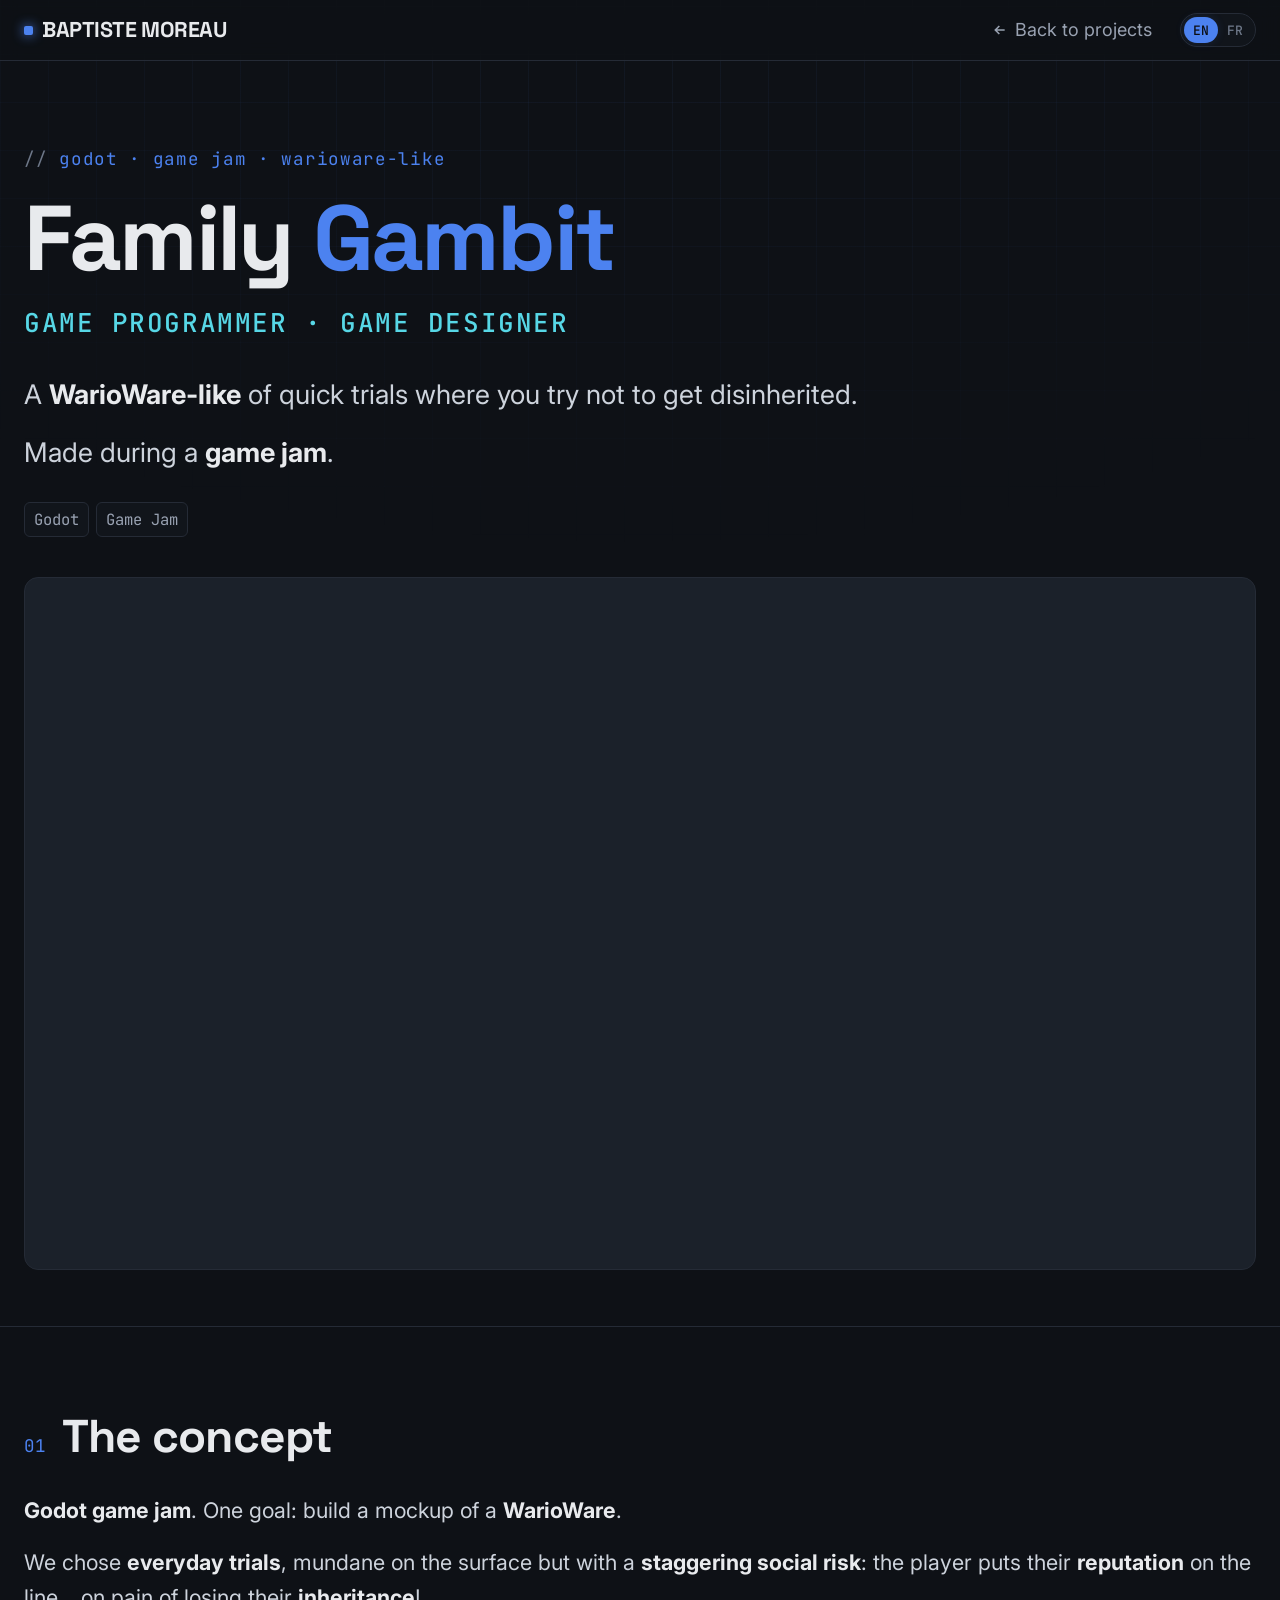
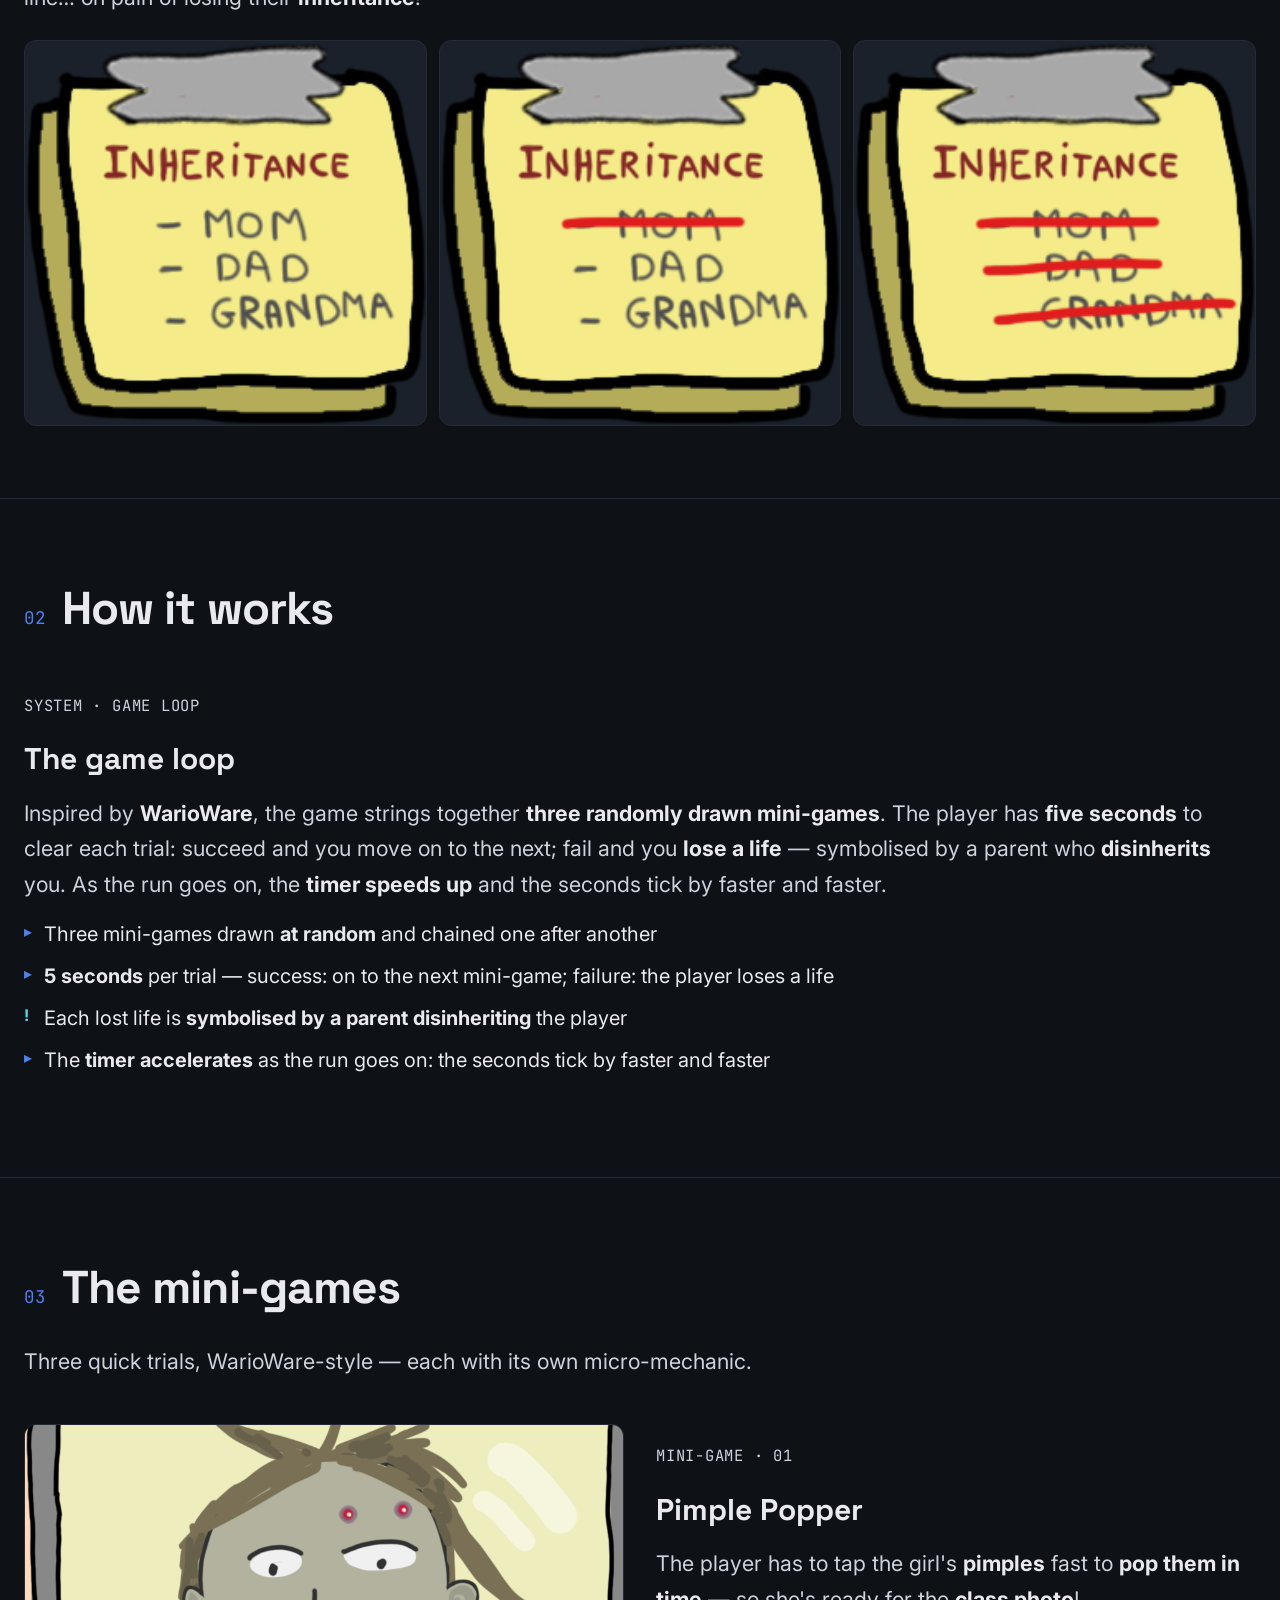
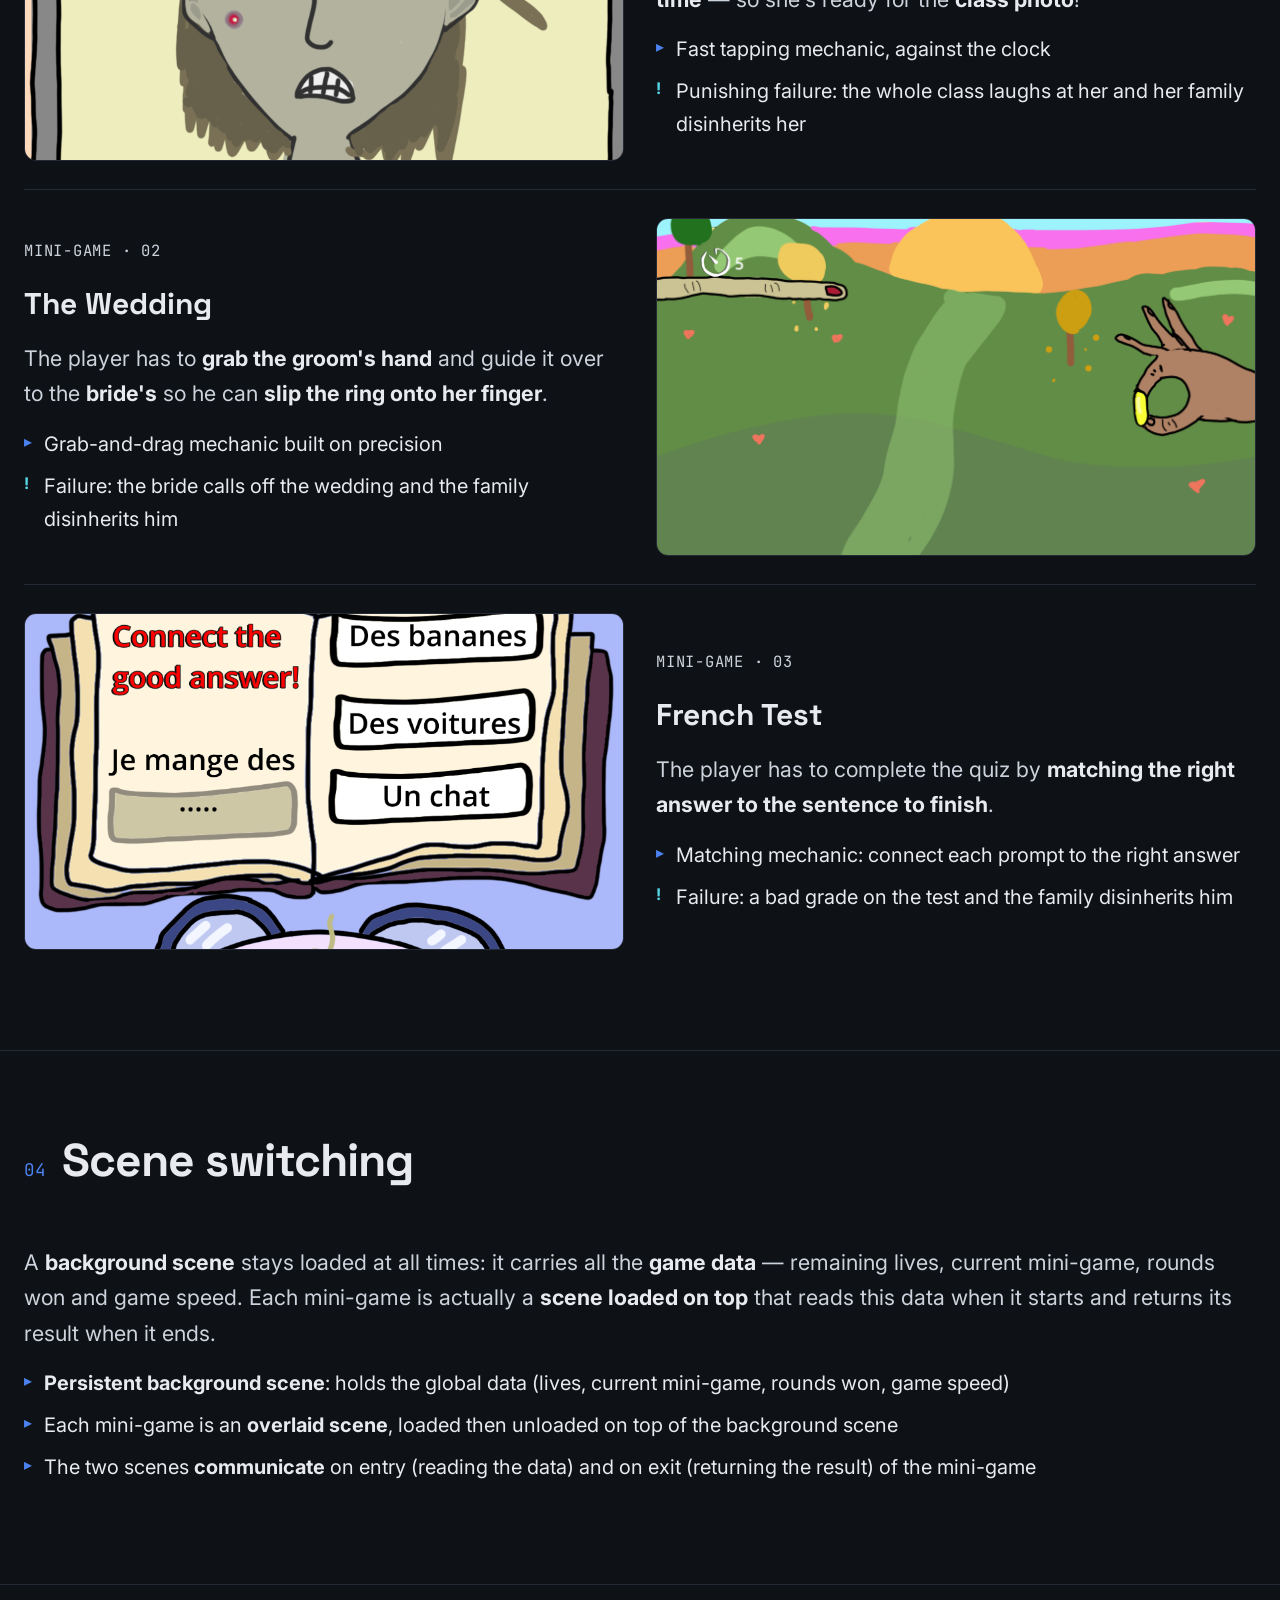
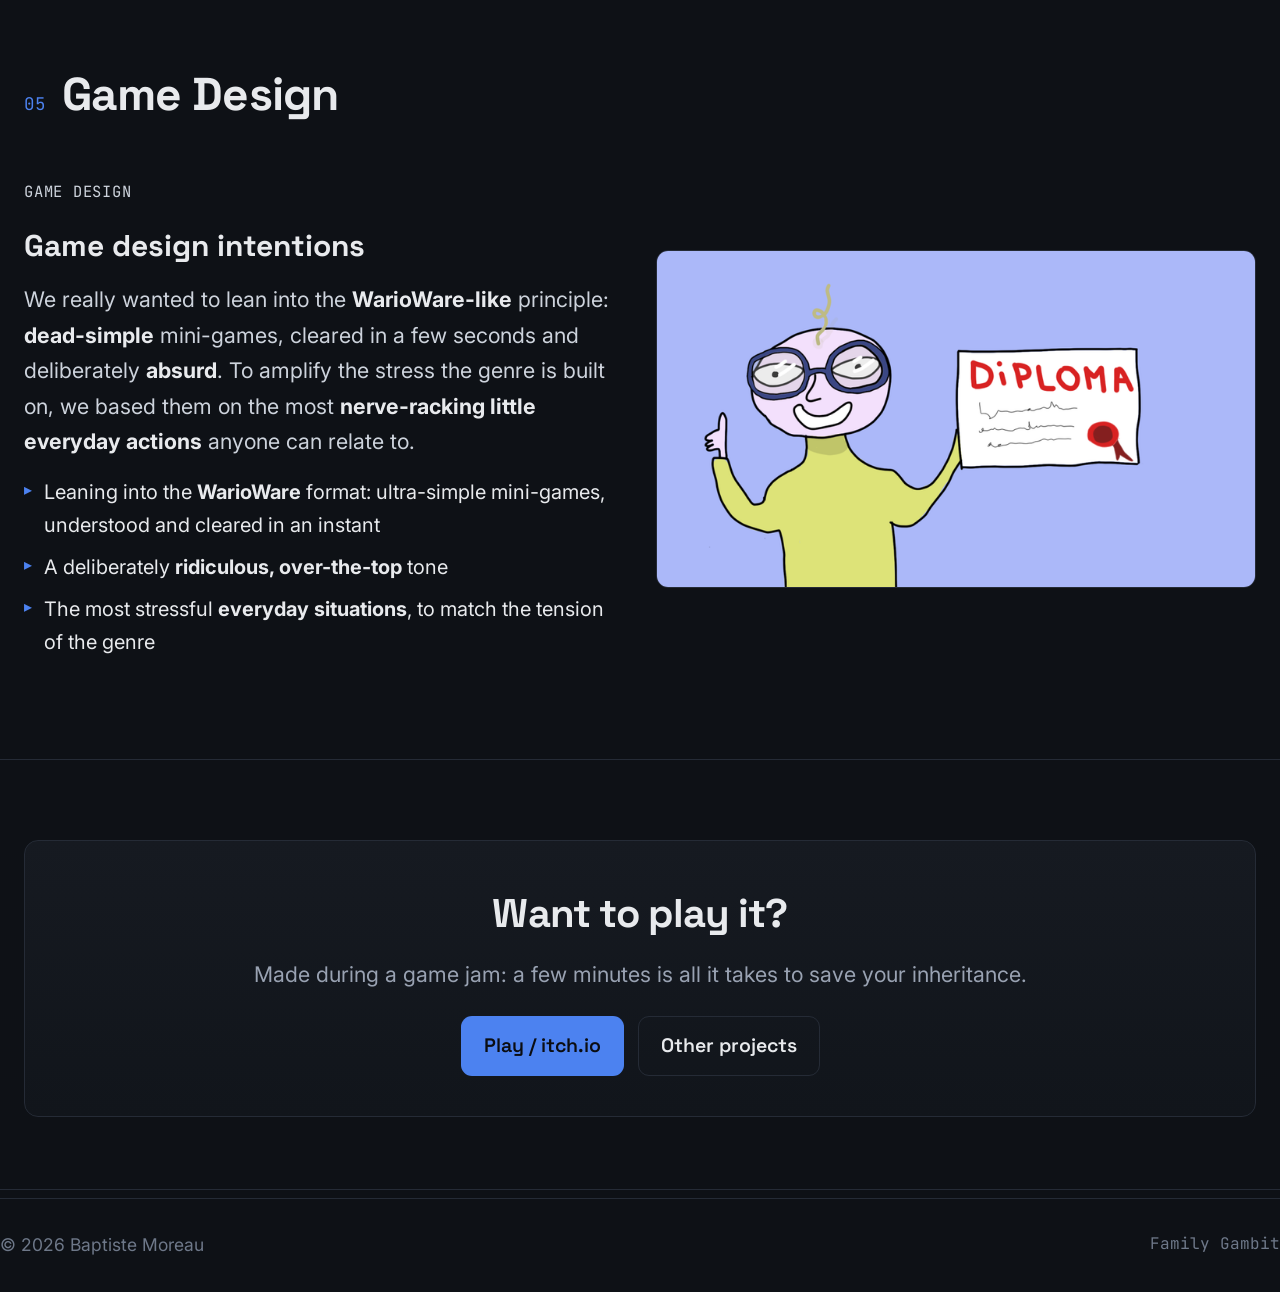
<file: familly-gambit.html>
<!DOCTYPE html>
<html lang="en">
<head>
<meta charset="UTF-8" />
<meta name="viewport" content="width=device-width, initial-scale=1.0" />
<title>Family Gambit — Case Study · Baptiste Moreau</title>
<meta name="description" content="Case study: Family Gambit — a game by Baptiste Moreau." />

<!-- Favicon (inline accent square, no file needed) -->
<link rel="icon" href="data:image/svg+xml,%3Csvg xmlns='http://www.w3.org/2000/svg' viewBox='0 0 32 32'%3E%3Crect width='32' height='32' rx='7' fill='%234C82F0'/%3E%3C/svg%3E" />

<!-- Social preview (Open Graph / Twitter) -->
<meta property="og:type" content="article" />
<meta property="og:title" content="Family Gambit — Case Study · Baptiste Moreau" />
<meta property="og:description" content="Family Gambit — a game by Baptiste Moreau." />
<meta property="og:image" content="https://baptistemoreau.games/assets/og/family-gambit.jpg" />
<meta property="og:image:width" content="1200" />
<meta property="og:image:height" content="627" />
<meta property="og:url" content="https://baptistemoreau.games/familly-gambit.html" />
<meta name="twitter:image" content="https://baptistemoreau.games/assets/og/family-gambit.jpg" />
<meta name="twitter:card" content="summary_large_image" />

<link rel="preconnect" href="https://fonts.googleapis.com" />
<link rel="preconnect" href="https://fonts.gstatic.com" crossorigin />
<link href="https://fonts.googleapis.com/css2?family=Space+Grotesk:wght@500;600;700&family=Inter:wght@400;500;600;700&family=JetBrains+Mono:wght@400;500&display=swap" rel="stylesheet" />

<link rel="stylesheet" href="assets/css/base.css" />
<link rel="stylesheet" href="assets/css/project.css" />

</head>

<body>

<div class="grid-bg"></div>

<div class="page">

  <!-- ===================== NAV ===================== -->
  <nav class="nav">
    <div class="wrap nav-inner">
      <a href="index.html#top" class="brand"><span class="dot"></span>BAPTISTE&nbsp;MOREAU</a>
      <a href="index.html#work" class="back" data-fr="Retour aux projets">
        <svg width="16" height="16" viewBox="0 0 24 24" fill="none" stroke="currentColor" stroke-width="2.4"><path d="M19 12H5M11 6l-6 6 6 6"/></svg>
        Back to projects
      </a>
      <button class="lang-toggle" id="langToggle" role="switch" aria-label="Switch language / Changer de langue" aria-checked="false">
        <span class="lang-thumb" aria-hidden="true"></span>
        <span class="lang-opt active" data-lang="en">EN</span>
        <span class="lang-opt" data-lang="fr">FR</span>
      </button>
    </div>
  </nav>

  <!-- ===================== HERO ===================== -->
  <header class="hero">
    <div class="wrap">
      <p class="eyebrow" data-fr="godot · game jam · warioware-like">godot · game jam · warioware-like</p>
      <h1>Family&nbsp;<span class="accent">Gambit</span></h1>
      <p class="role-line" data-fr="Programmeur · Game Designer">Game Programmer · Game Designer</p>

      <div class="lead">
        <p data-fr="Un <strong>WarioWare-like</strong> où tu enchaînes des épreuves pour tenter de ne pas être déshérité.">A <strong>WarioWare-like</strong> of quick trials where you try not to get disinherited.</p>
        <p data-fr="Réalisé pendant une <strong>game jam</strong>.">Made during a <strong>game jam</strong>.</p>
      </div>

      <div class="tags">
        <span class="tag">Godot</span>
        <span class="tag">Game Jam</span>
      </div>

      <!-- MAIN MEDIA -->
      <div class="cover">
        <video src="assets/FamillyGambit/familly-gambit-demo.mp4" muted loop playsinline autoplay></video>
      </div>
    </div>
  </header>

  <!-- ===================== SECTION 01 · CONCEPT ===================== -->
  <section class="section">
    <div class="wrap">
      <div class="section-head">
        <span class="section-num">01</span>
        <h2 data-fr="Le concept">The concept</h2>
      </div>

      <p data-fr="<strong>Game Jam Godot</strong>. Un objectif : créer la maquette d'un <strong>WarioWare</strong>."><strong>Godot game jam</strong>. One goal: build a mockup of a <strong>WarioWare</strong>.</p>
      <p data-fr="Nous avons choisi des <strong>épreuves du quotidien</strong>, banales en apparence mais au <strong>risque social démesuré</strong> : le joueur y met en jeu sa <strong>réputation</strong>… sous peine de perdre son <strong>héritage</strong> !">We chose <strong>everyday trials</strong>, mundane on the surface but with a <strong>staggering social risk</strong>: the player puts their <strong>reputation</strong> on the line… on pain of losing their <strong>inheritance</strong>!</p>

      <div style="display:grid; grid-template-columns:repeat(3,1fr); gap:12px; margin-top:24px">
        <img src="assets/FamillyGambit/heritage1.png" alt="Héritage" style="width:100%; border:1px solid var(--line); border-radius:12px; background:var(--surface-2)" />
        <img loading="lazy" src="assets/FamillyGambit/heritage_1_raye.png" alt="Héritage rayé" style="width:100%; border:1px solid var(--line); border-radius:12px; background:var(--surface-2)" />
        <img loading="lazy" src="assets/FamillyGambit/heritage3_rayes.png" alt="Héritage rayé" style="width:100%; border:1px solid var(--line); border-radius:12px; background:var(--surface-2)" />
      </div>
    </div>
  </section>

  <!-- ===================== SECTION 02 · HOW IT WORKS ===================== -->
  <section class="section">
    <div class="wrap">
      <div class="section-head">
        <span class="section-num">02</span>
        <h2 data-fr="Fonctionnement général">How it works</h2>
      </div>

      <!-- ── GAME LOOP ── -->
      <div class="task" style="grid-template-columns:1fr">
        <div class="task-body">
          <p class="task-label" data-fr="Système · Boucle de jeu">System · Game loop</p>
          <h3 data-fr="La boucle de jeu">The game loop</h3>
          <p data-fr="Inspiré des <strong>WarioWare</strong>, le jeu enchaîne <strong>trois mini-jeux tirés au hasard</strong>. Le joueur dispose de <strong>cinq secondes</strong> pour réussir chaque épreuve : s'il y parvient, il passe à la suivante ; s'il échoue, il <strong>perd une vie</strong> — symbolisée par un parent qui le <strong>déshérite</strong>. Au fil de la partie, le <strong>chronomètre s'accélère</strong> et les secondes défilent de plus en plus vite.">Inspired by <strong>WarioWare</strong>, the game strings together <strong>three randomly drawn mini-games</strong>. The player has <strong>five seconds</strong> to clear each trial: succeed and you move on to the next; fail and you <strong>lose a life</strong> — symbolised by a parent who <strong>disinherits</strong> you. As the run goes on, the <strong>timer speeds up</strong> and the seconds tick by faster and faster.</p>
          <ul>
            <li data-fr="Trois mini-jeux tirés <strong>aléatoirement</strong> et enchaînés à la suite">Three mini-games drawn <strong>at random</strong> and chained one after another</li>
            <li data-fr="<strong>5 secondes</strong> par épreuve — réussite : on passe au mini-jeu suivant ; échec : le joueur perd une vie"><strong>5 seconds</strong> per trial — success: on to the next mini-game; failure: the player loses a life</li>
            <li class="warn" data-fr="Chaque vie perdue est <strong>symbolisée par un parent qui déshérite</strong> le joueur">Each lost life is <strong>symbolised by a parent disinheriting</strong> the player</li>
            <li data-fr="Le <strong>chronomètre s'accélère</strong> au fil de la partie : les secondes défilent de plus en plus vite">The <strong>timer accelerates</strong> as the run goes on: the seconds tick by faster and faster</li>
          </ul>
        </div>
      </div>
    </div>
  </section>

  <!-- ===================== SECTION 03 · MINI-GAMES ===================== -->
  <section class="section">
    <div class="wrap">
      <div class="section-head">
        <span class="section-num">03</span>
        <h2 data-fr="Les mini-jeux">The mini-games</h2>
      </div>

      <p data-fr="Trois épreuves rapides façon WarioWare — chacune sa micro-mécanique.">Three quick trials, WarioWare-style — each with its own micro-mechanic.</p>

      <!-- ── MINI-GAME 1 ── -->
      <div class="task">
        <div class="task-media media-slot">
          <img loading="lazy" src="assets/FamillyGambit/Boutoneuse zoomé.png" alt="La boutonneuse" />
        </div>
        <div class="task-body">
          <p class="task-label" data-fr="Mini-jeu · 01">Mini-game · 01</p>
          <h3 data-fr="La boutonneuse">Pimple Popper</h3>
          <p data-fr="Le joueur doit appuyer rapidement sur les <strong>boutons</strong> de la jeune fille pour les faire <strong>exploser à temps</strong> — histoire d'être prête pour la <strong>photo de classe</strong> !">The player has to tap the girl's <strong>pimples</strong> fast to <strong>pop them in time</strong> — so she's ready for the <strong>class photo</strong>!</p>
          <ul>
            <li data-fr="Mécanique de tapotement rapide, contre la montre">Fast tapping mechanic, against the clock</li>
            <li class="warn" data-fr="Échec punitif : toute la classe se moque d'elle et sa famille la déshérite">Punishing failure: the whole class laughs at her and her family disinherits her</li>
          </ul>
        </div>
      </div>

      <!-- ── MINI-GAME 2 ── -->
      <div class="task">
        <div class="task-media media-slot">
          <img loading="lazy" src="assets/FamillyGambit/Mariage.png" alt="Le mariage" />
        </div>
        <div class="task-body">
          <p class="task-label" data-fr="Mini-jeu · 02">Mini-game · 02</p>
          <h3 data-fr="Le mariage">The Wedding</h3>
          <p data-fr="Le joueur doit <strong>attraper la main du marié</strong> et la guider jusqu'à celle de la <strong>mariée</strong> pour lui <strong>passer la bague au doigt</strong>.">The player has to <strong>grab the groom's hand</strong> and guide it over to the <strong>bride's</strong> so he can <strong>slip the ring onto her finger</strong>.</p>
          <ul>
            <li data-fr="Mécanique de préhension et de déplacement (drag) tout en précision">Grab-and-drag mechanic built on precision</li>
            <li class="warn" data-fr="Échec : la mariée refuse le mariage et la famille le déshérite">Failure: the bride calls off the wedding and the family disinherits him</li>
          </ul>
        </div>
      </div>

      <!-- ── MINI-GAME 3 ── -->
      <div class="task">
        <div class="task-media media-slot">
          <img loading="lazy" src="assets/FamillyGambit/Quizz.png" alt="Contrôle de français" />
        </div>
        <div class="task-body">
          <p class="task-label" data-fr="Mini-jeu · 03">Mini-game · 03</p>
          <h3 data-fr="Contrôle de français">French Test</h3>
          <p data-fr="Le joueur doit répondre au questionnaire en <strong>associant la bonne réponse à la suite de la question</strong>.">The player has to complete the quiz by <strong>matching the right answer to the sentence to finish</strong>.</p>
          <ul>
            <li data-fr="Mécanique d'association : relier la question à la bonne réponse">Matching mechanic: connect each prompt to the right answer</li>
            <li class="warn" data-fr="Échec : mauvais résultat au contrôle et la famille le déshérite">Failure: a bad grade on the test and the family disinherits him</li>
          </ul>
        </div>
      </div>
    </div>
  </section>

  <!-- ===================== SECTION 04 · UNDER THE HOOD ===================== -->
  <section class="section">
    <div class="wrap">
      <div class="section-head">
        <span class="section-num">04</span>
        <h2 data-fr="Changement de scène">Scene switching</h2>
      </div>

      <!-- ── SCENE CHANGE ── -->
      <div class="task" style="grid-template-columns:1fr">
        <div class="task-body">
          <p data-fr="Une <strong>scène de fond</strong> reste chargée en permanence : elle porte toutes les <strong>données de la partie</strong> — vies restantes, mini-jeu en cours, rounds gagnés et vitesse de jeu. Chaque mini-jeu est en réalité une <strong>scène chargée par-dessus</strong>, qui lit ces données à son lancement et renvoie son résultat à la fin.">A <strong>background scene</strong> stays loaded at all times: it carries all the <strong>game data</strong> — remaining lives, current mini-game, rounds won and game speed. Each mini-game is actually a <strong>scene loaded on top</strong> that reads this data when it starts and returns its result when it ends.</p>
          <ul>
            <li data-fr="<strong>Scène de fond persistante</strong> : centralise les données globales (vies, mini-jeu en cours, rounds gagnés, vitesse de jeu)"><strong>Persistent background scene</strong>: holds the global data (lives, current mini-game, rounds won, game speed)</li>
            <li data-fr="Chaque mini-jeu est une <strong>scène superposée</strong>, chargée puis déchargée par-dessus la scène de fond">Each mini-game is an <strong>overlaid scene</strong>, loaded then unloaded on top of the background scene</li>
            <li data-fr="Les deux scènes <strong>communiquent</strong> à l'entrée (lecture des données) et à la sortie (résultat renvoyé) du mini-jeu">The two scenes <strong>communicate</strong> on entry (reading the data) and on exit (returning the result) of the mini-game</li>
          </ul>
        </div>
      </div>
    </div>
  </section>

  <!-- ===================== SECTION 05 · GAME DESIGN ===================== -->
  <section class="section">
    <div class="wrap">
      <div class="section-head">
        <span class="section-num">05</span>
        <h2 data-fr="Game Design">Game Design</h2>
      </div>

      <!-- ── GAME DESIGN ── -->
      <div class="task">
        <div class="task-media media-slot">
          <img loading="lazy" src="assets/FamillyGambit/WinDiploma.png" alt="Écran de victoire : le diplôme" />
        </div>
        <div class="task-body">
          <p class="task-label" data-fr="Game Design">Game Design</p>
          <h3 data-fr="Intentions de game design">Game design intentions</h3>
          <p data-fr="Nous voulions vraiment assumer le principe du <strong>WarioWare-like</strong> : des mini-jeux <strong>très simples</strong>, expédiés en quelques secondes et volontairement <strong>ridicules</strong>. Pour renforcer le stress propre au genre, nous les avons bâtis sur les <strong>petites actions du quotidien</strong> les plus <strong>anxiogènes</strong> pour le commun des mortels.">We really wanted to lean into the <strong>WarioWare-like</strong> principle: <strong>dead-simple</strong> mini-games, cleared in a few seconds and deliberately <strong>absurd</strong>. To amplify the stress the genre is built on, we based them on the most <strong>nerve-racking little everyday actions</strong> anyone can relate to.</p>
          <ul>
            <li data-fr="Assumer le format <strong>WarioWare</strong> : des mini-jeux ultra-simples, compris et bouclés en un instant">Leaning into the <strong>WarioWare</strong> format: ultra-simple mini-games, understood and cleared in an instant</li>
            <li data-fr="Un ton volontairement <strong>ridicule et exagéré</strong>">A deliberately <strong>ridiculous, over-the-top</strong> tone</li>
            <li data-fr="Des <strong>situations du quotidien</strong> parmi les plus stressantes, pour épouser la tension du genre">The most stressful <strong>everyday situations</strong>, to match the tension of the genre</li>
          </ul>
        </div>
      </div>
    </div>
  </section>

  <!-- ===================== CTA ===================== -->
  <section class="section" style="border-bottom:1px solid var(--line)">
    <div class="wrap">
      <div class="cta">
        <h2 data-fr="Envie d'y jouer ?">Want to play it?</h2>
        <p data-fr="Fait en game jam : quelques minutes suffisent pour sauver ton héritage.">Made during a game jam: a few minutes is all it takes to save your inheritance.</p>
        <div style="display:flex; gap:14px; justify-content:center; flex-wrap:wrap">
          <a href="https://ploumplim.itch.io/family-gambit" target="_blank" rel="noopener" class="btn btn-primary" data-fr="Jouer / itch.io">Play / itch.io</a>
          <a href="index.html#work" class="btn btn-ghost" data-fr="Autres projets">Other projects</a>
        </div>
      </div>
    </div>
  </section>

  <!-- ===================== FOOTER ===================== -->
  <footer class="footer wrap">
    <span>© <span id="year"></span> Baptiste Moreau</span>
    <span class="mono">Family Gambit</span>
  </footer>

</div><!-- /.page -->

<script>
  document.getElementById("year").textContent = new Date().getFullYear();
</script>
<script src="assets/js/i18n.js"></script>
<script src="assets/js/lightbox.js"></script>
</body>
</html>
</file>
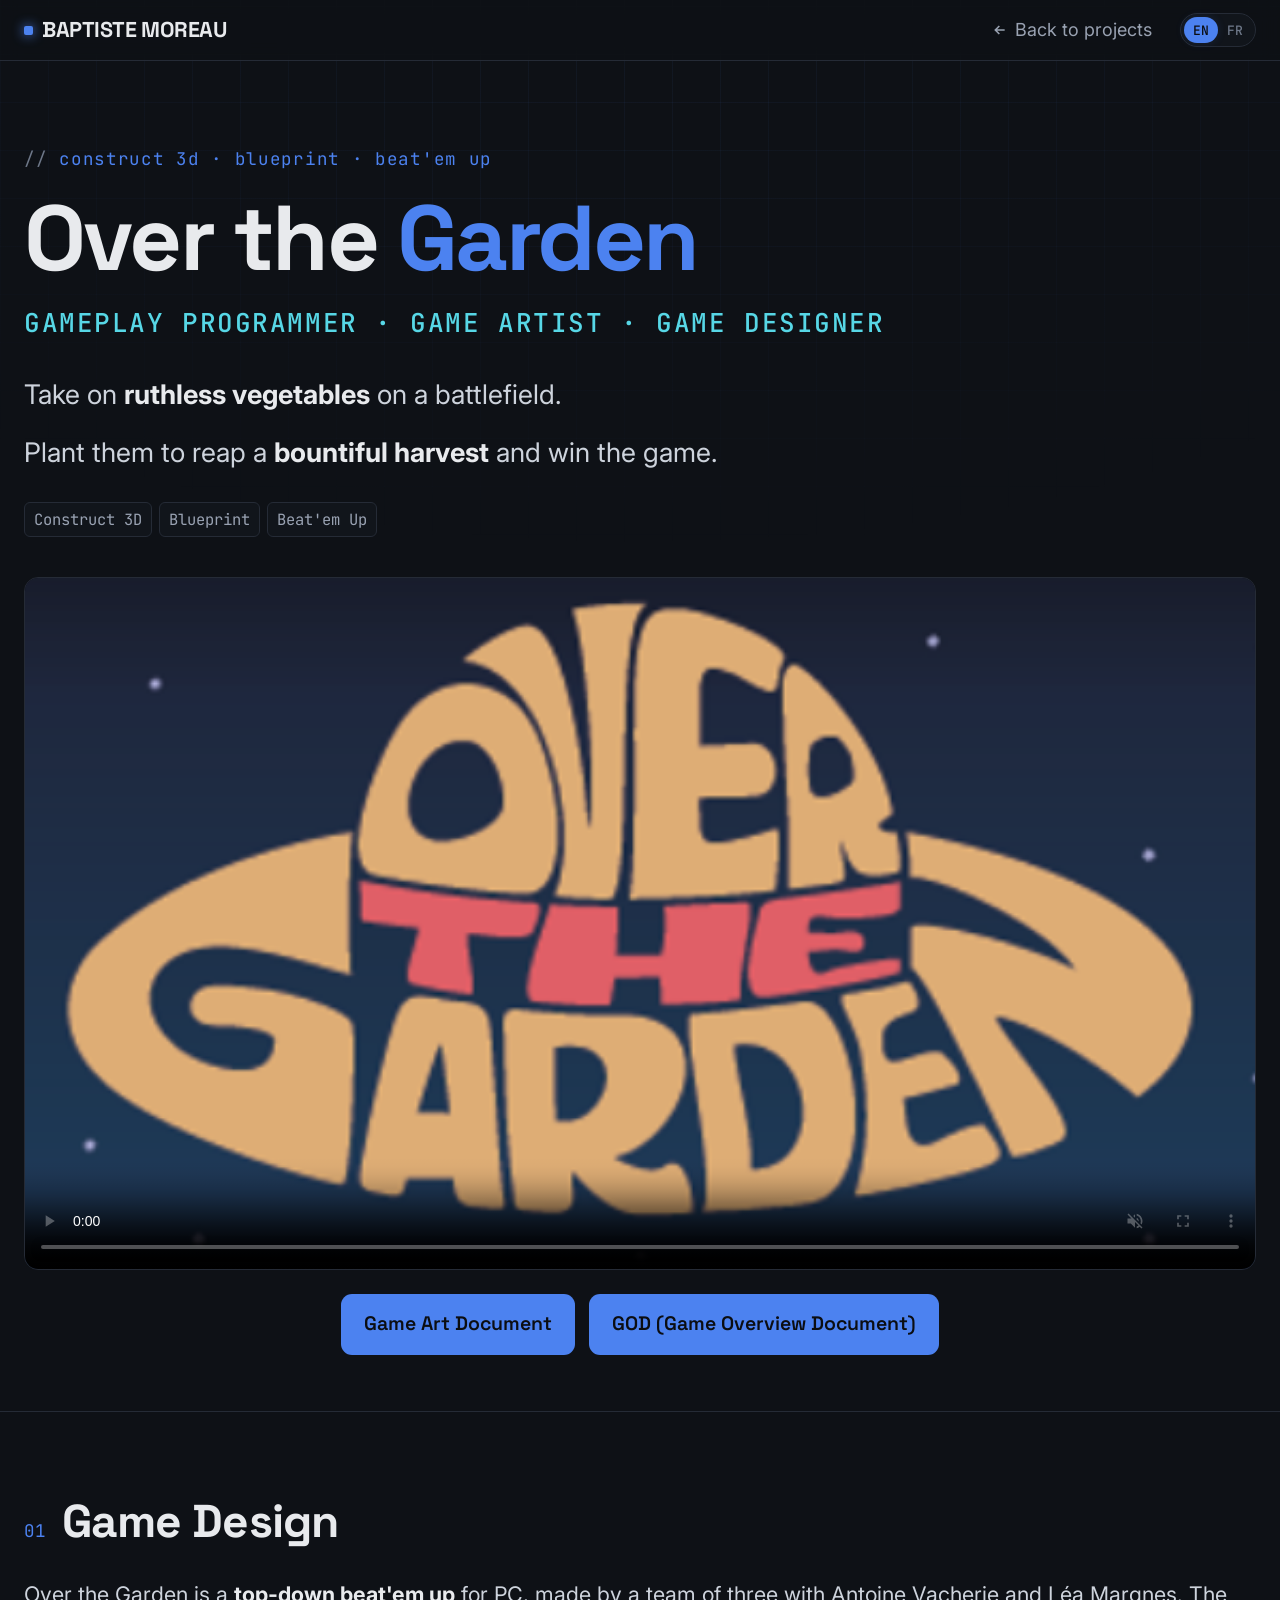
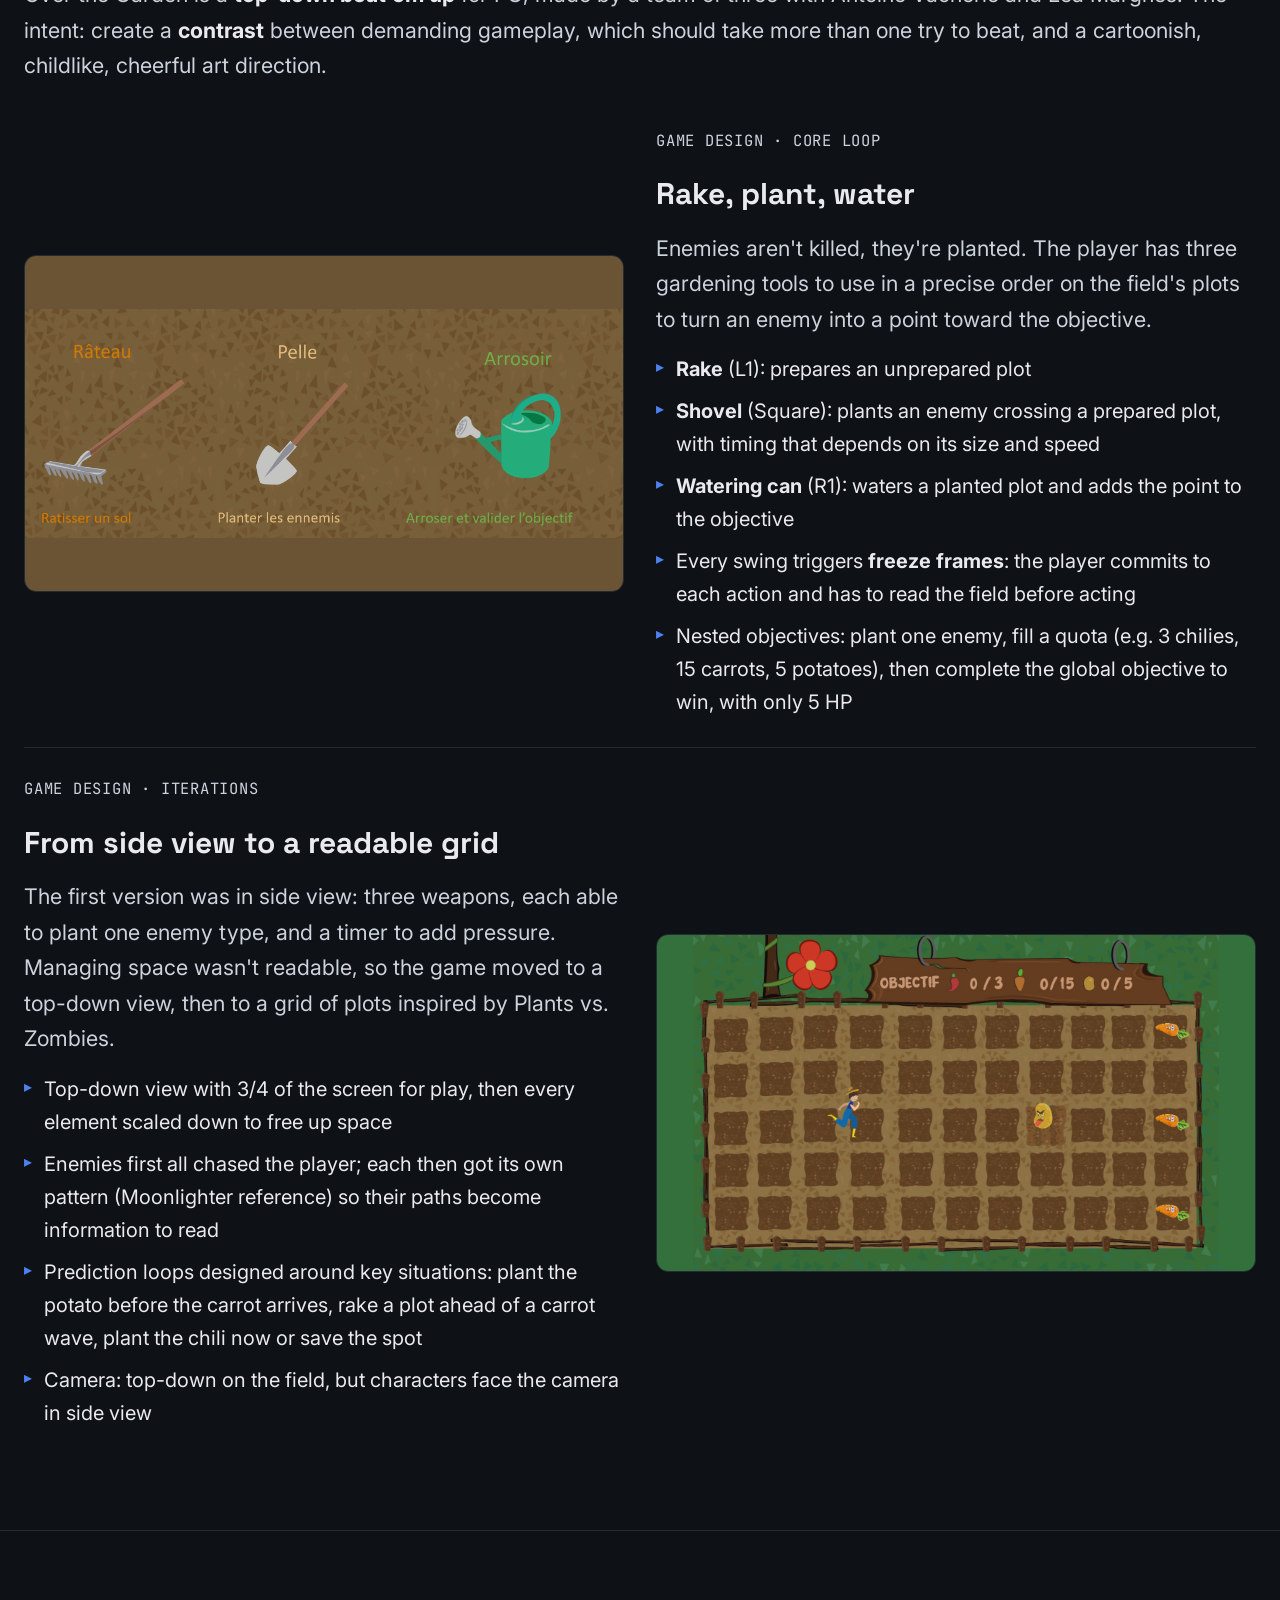
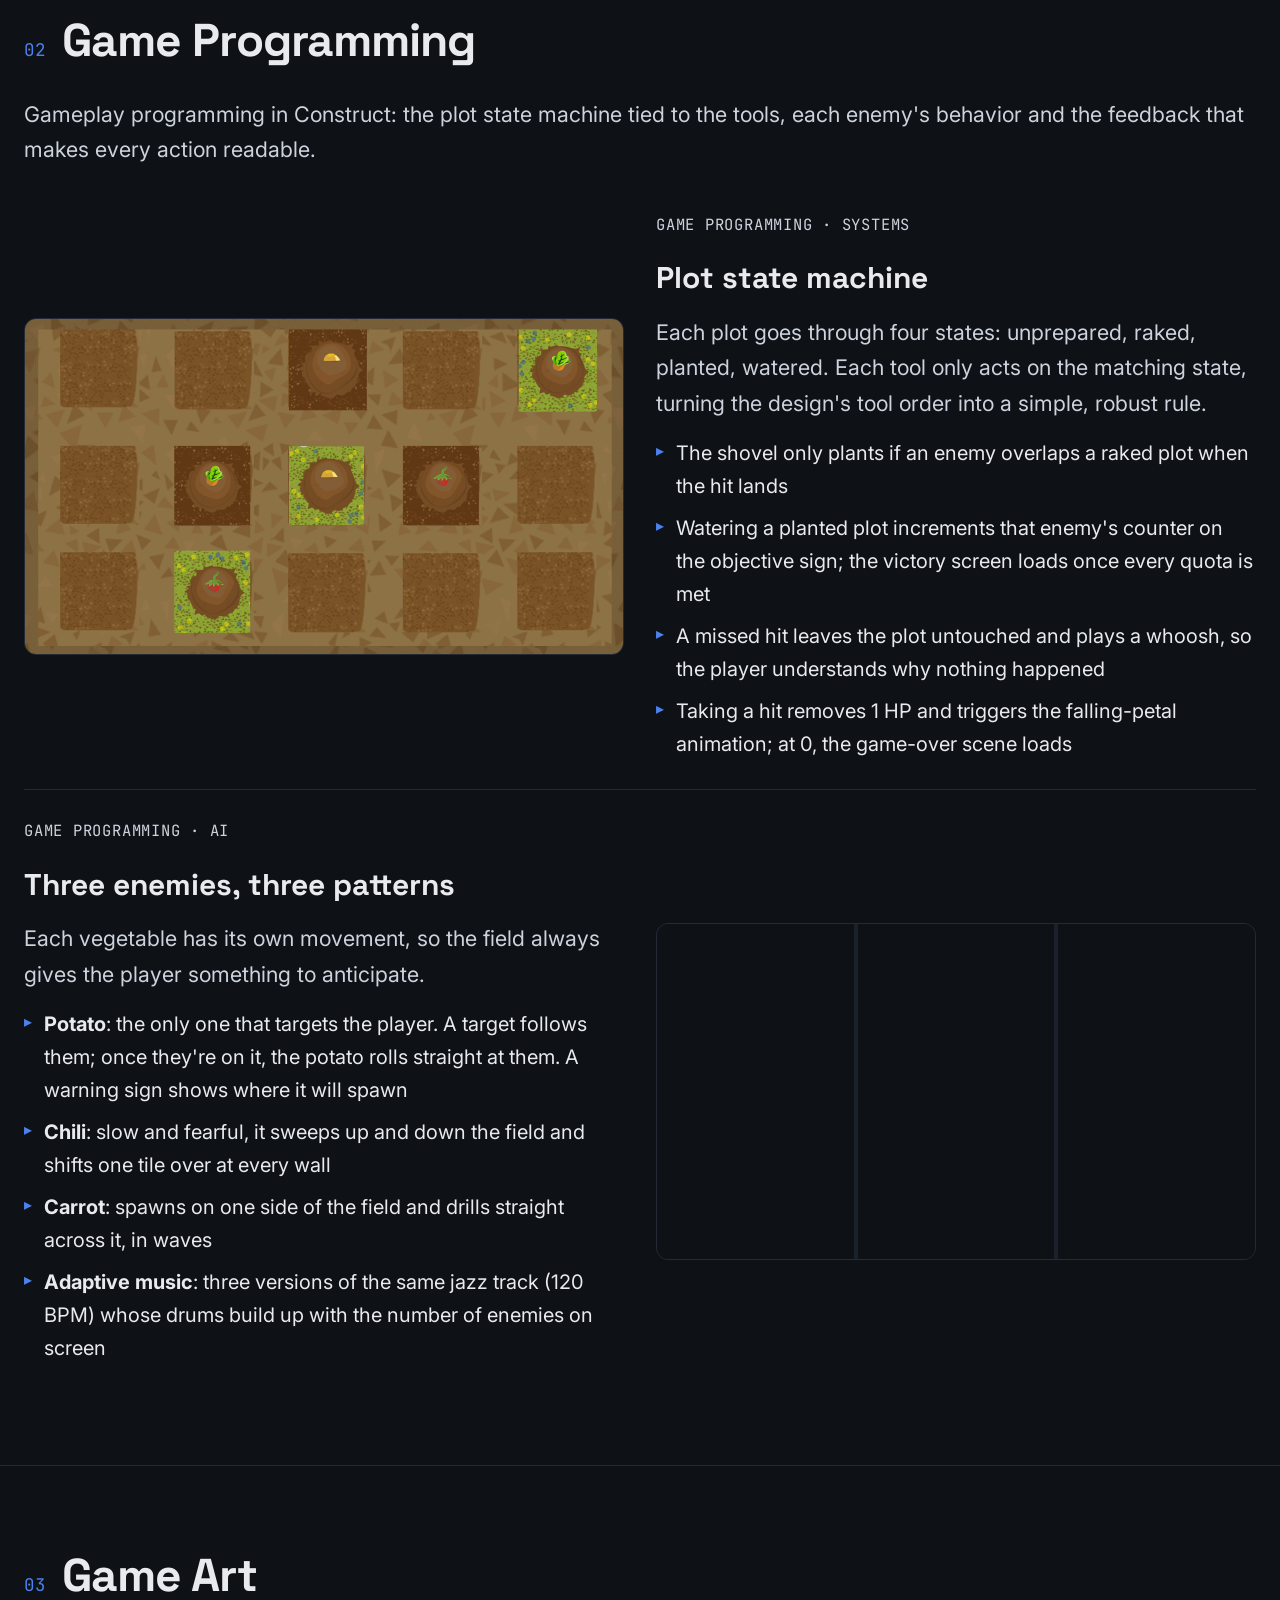
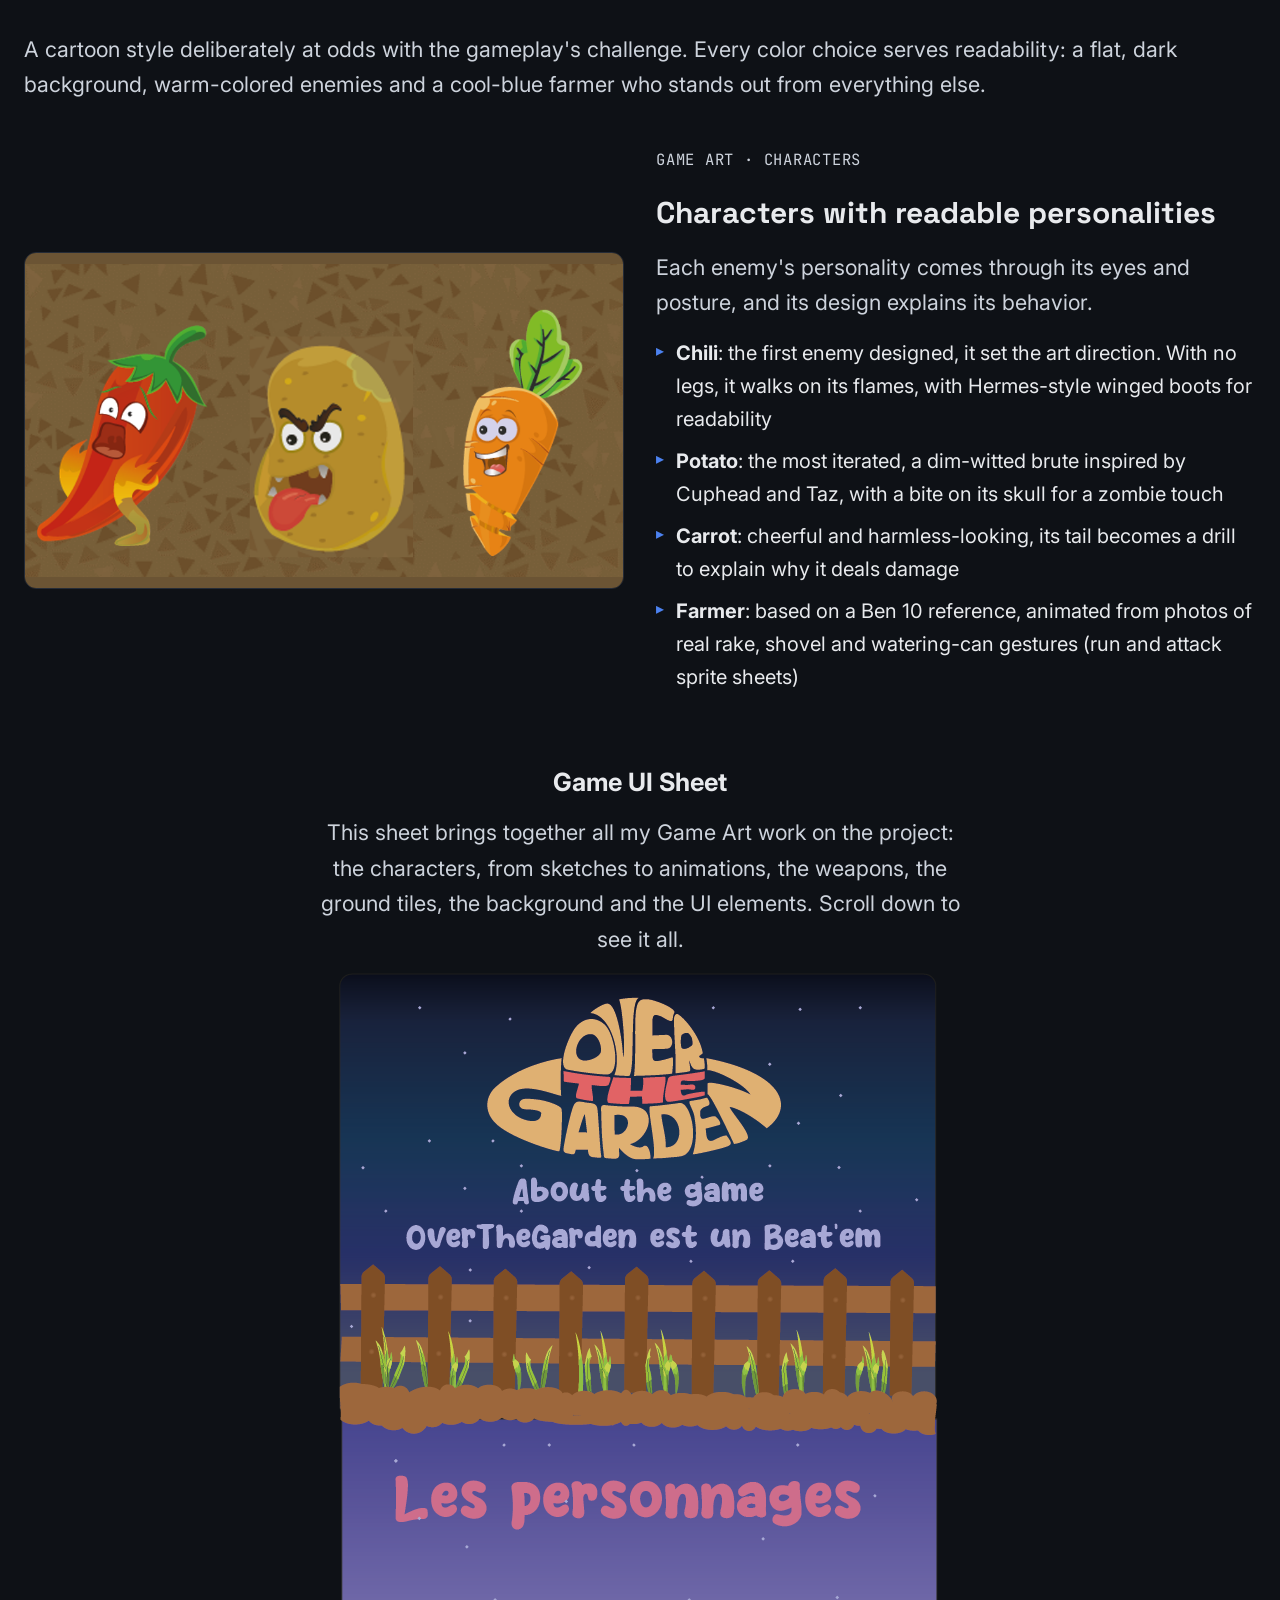
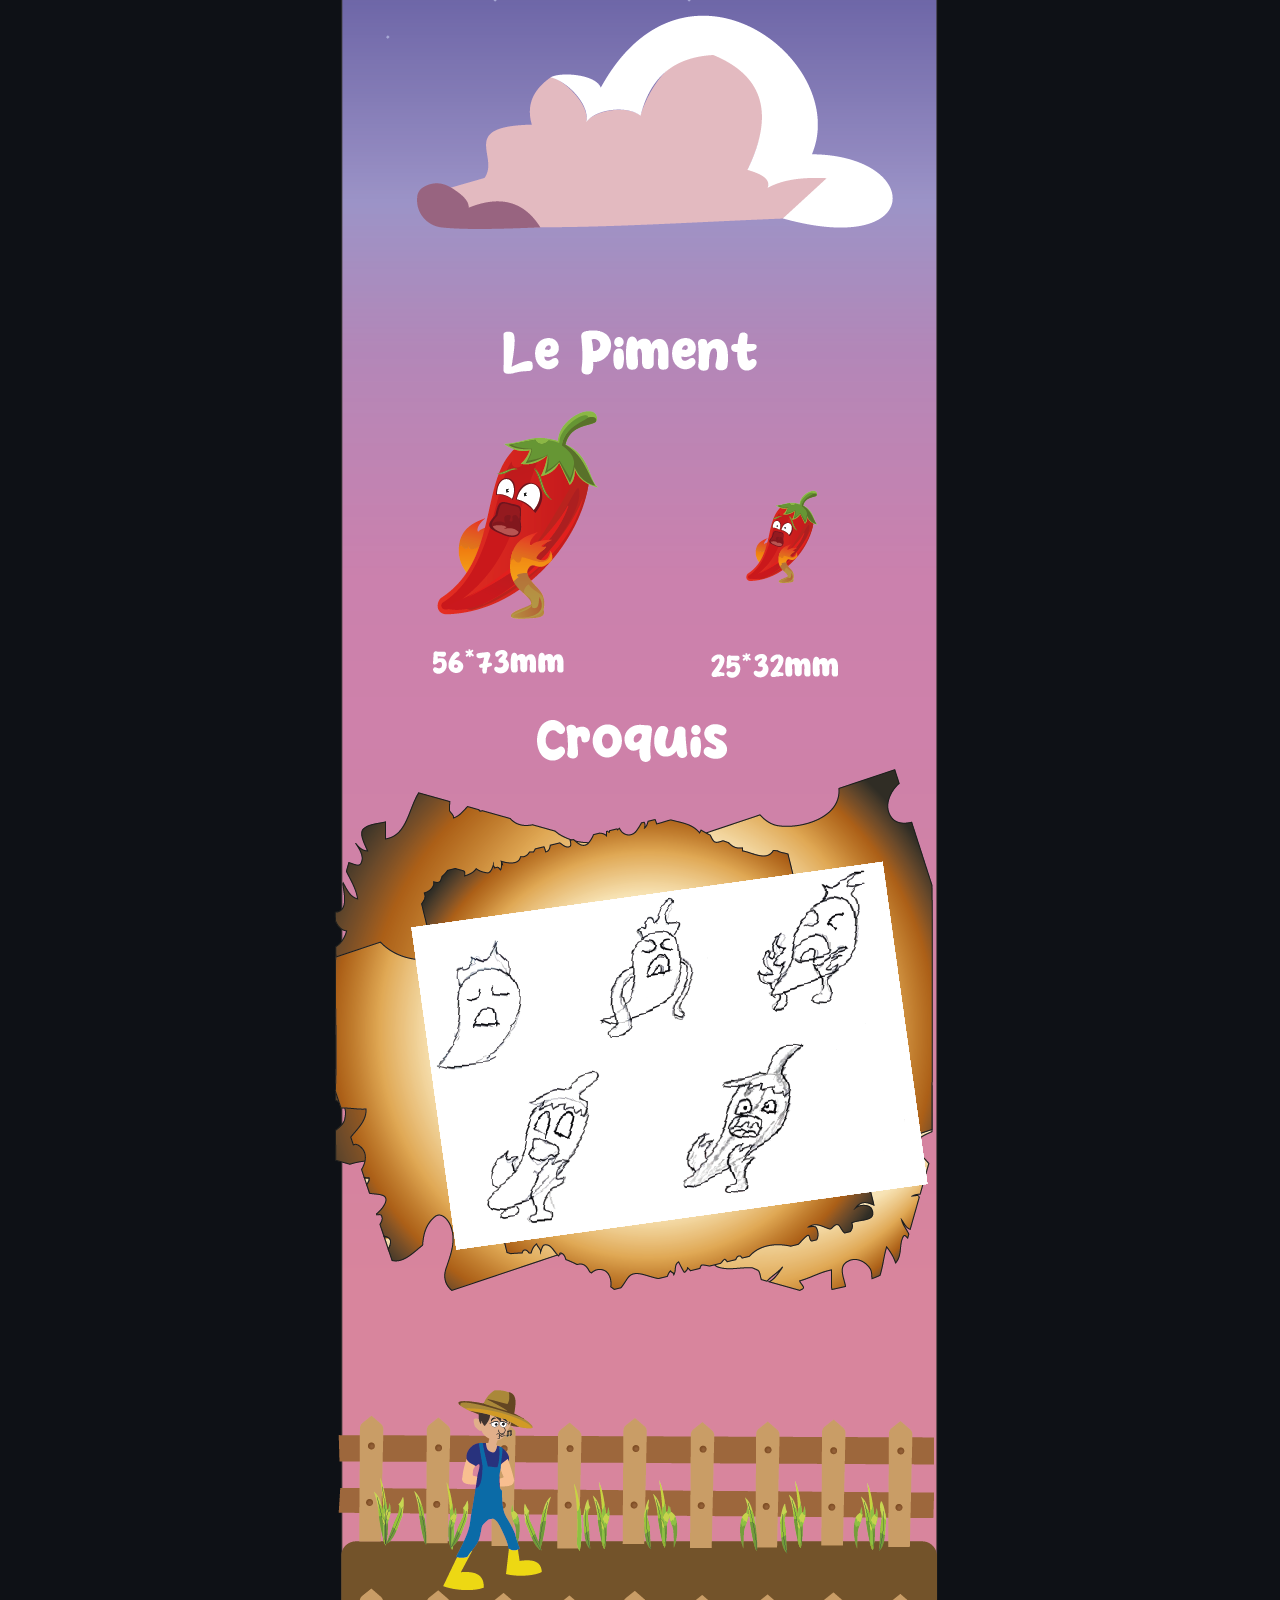
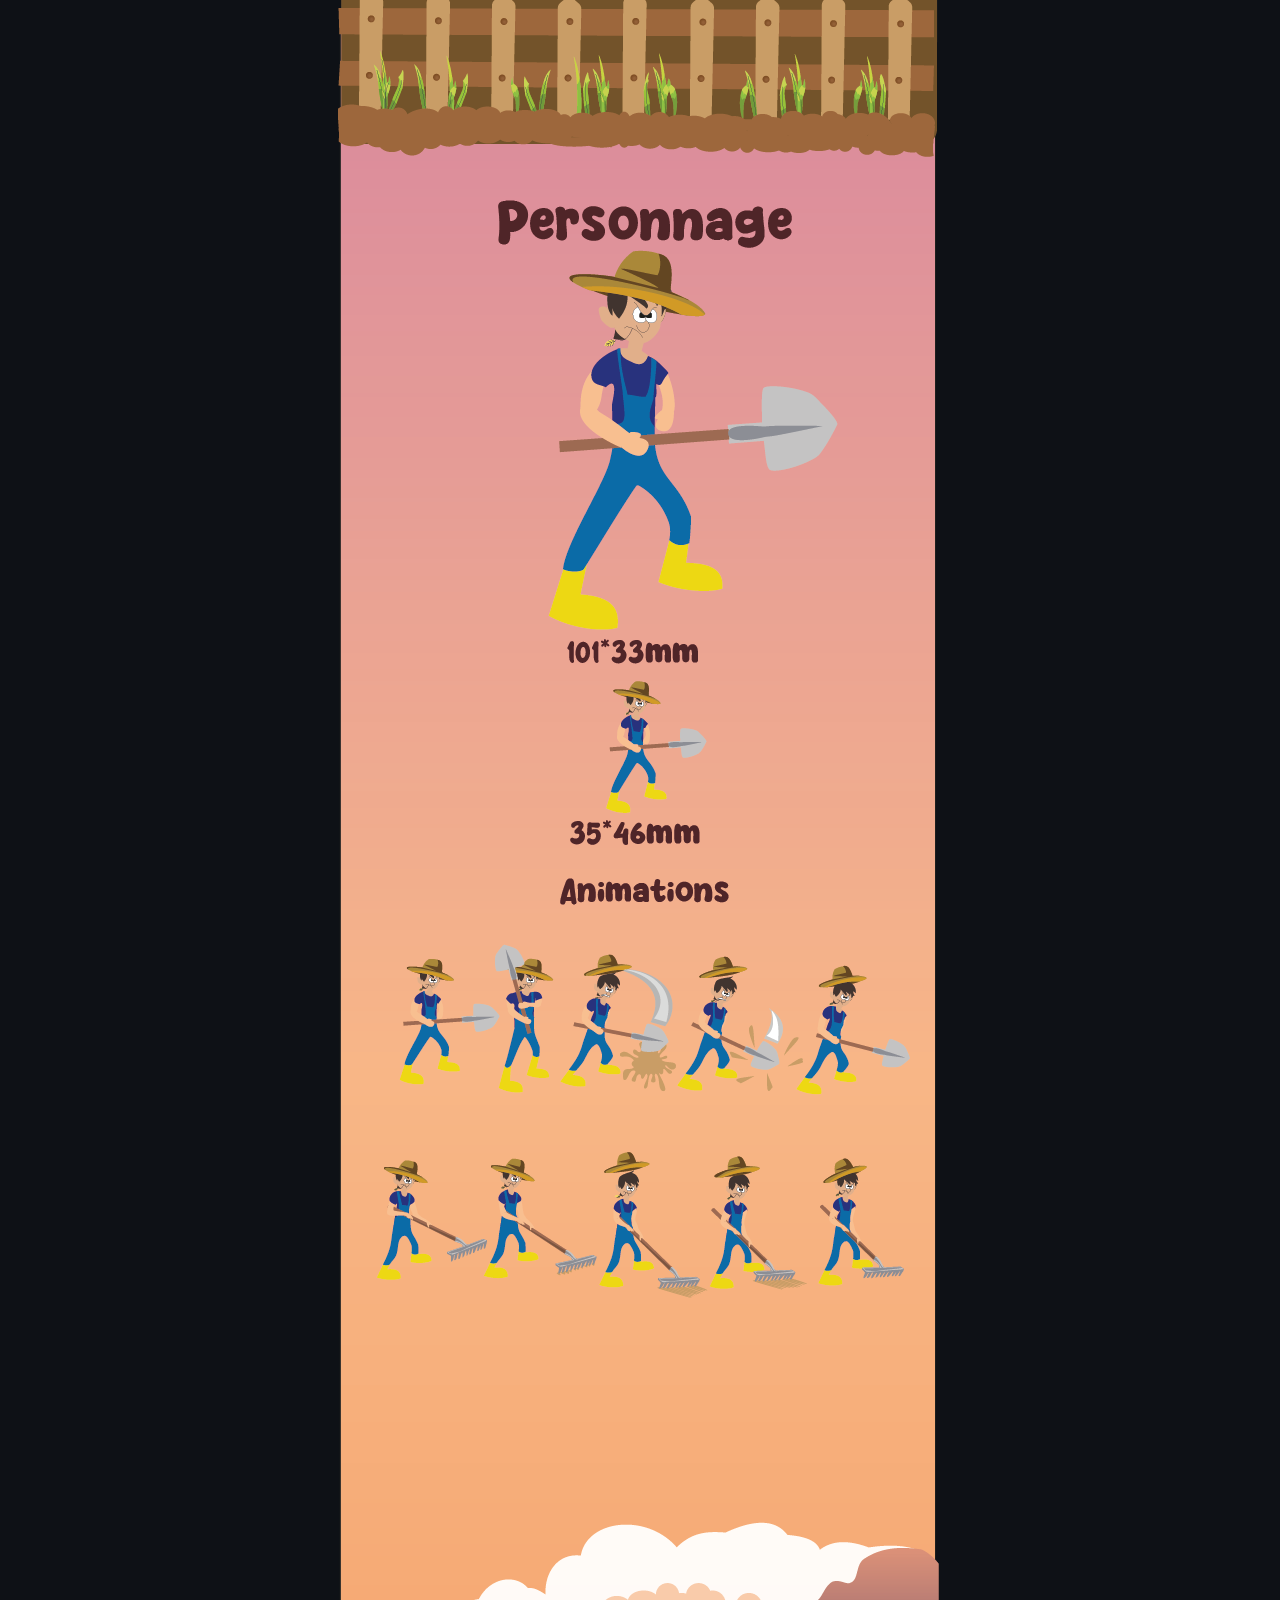
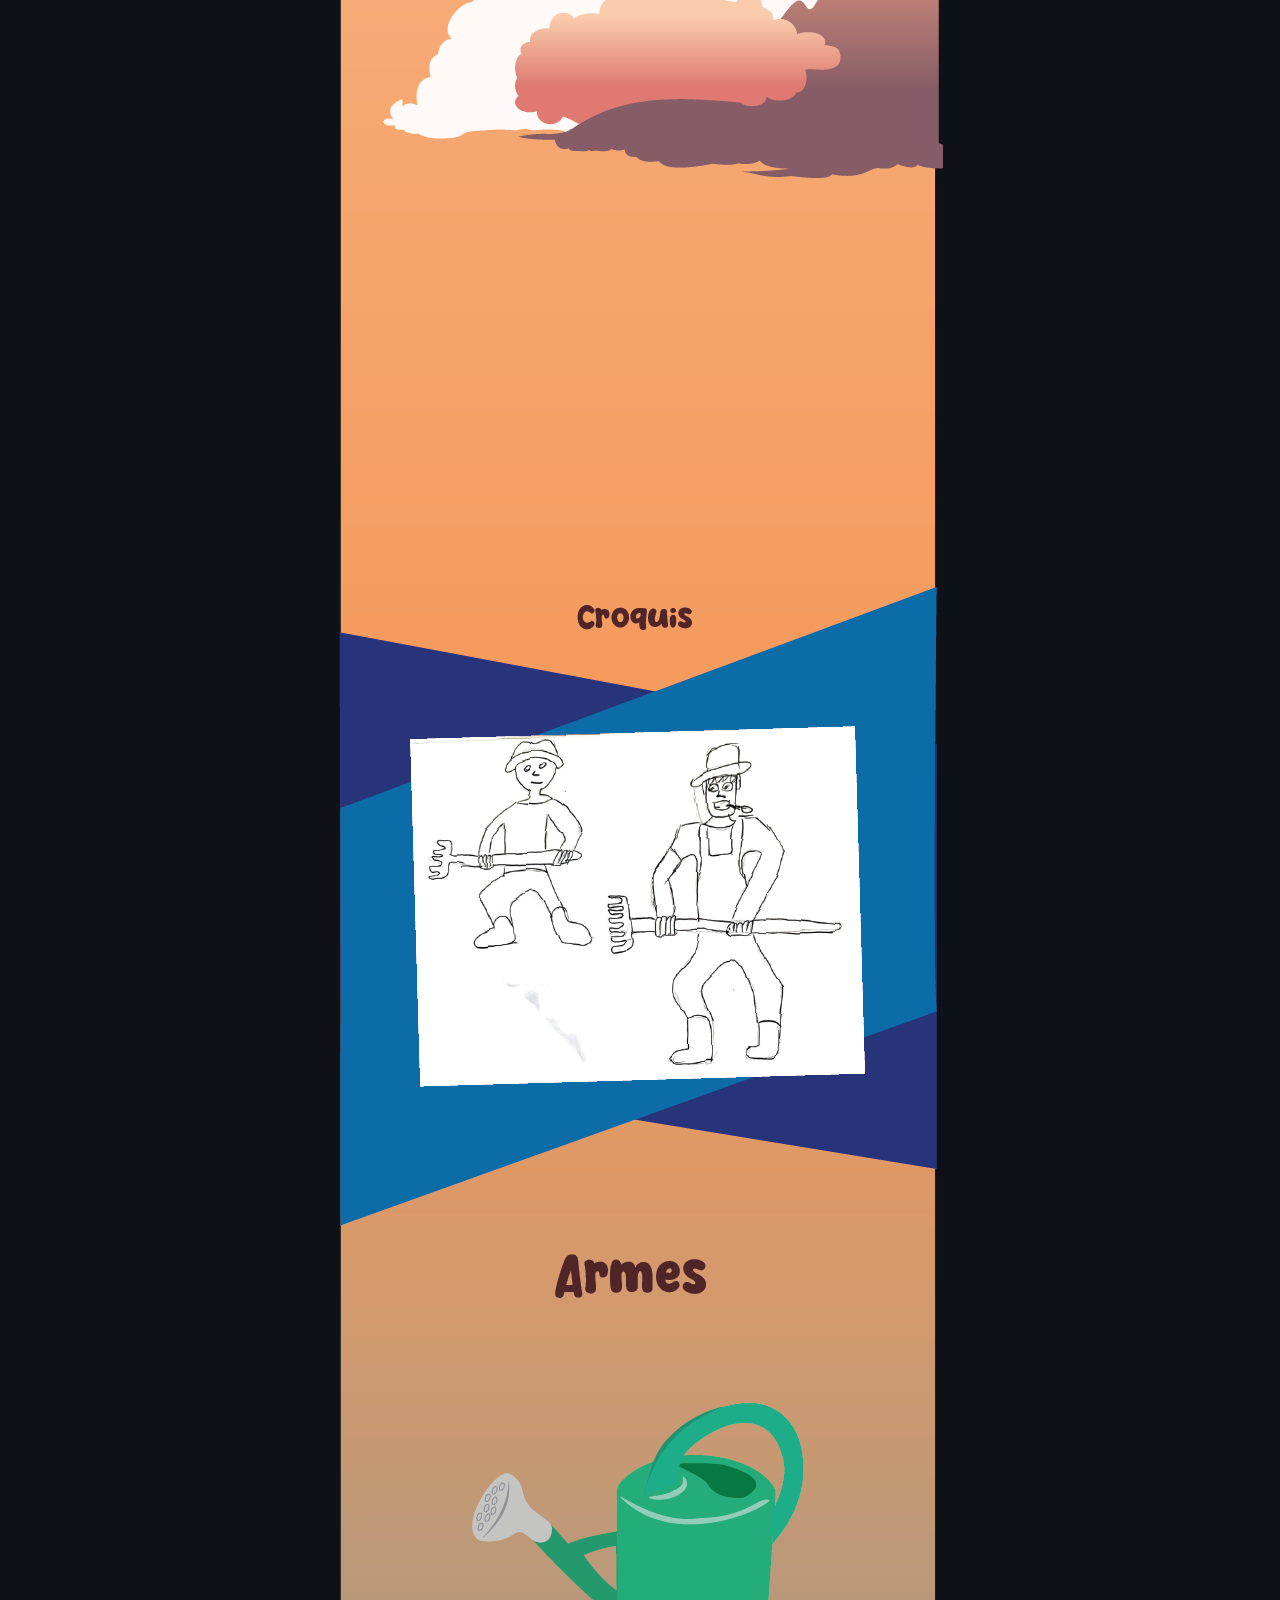
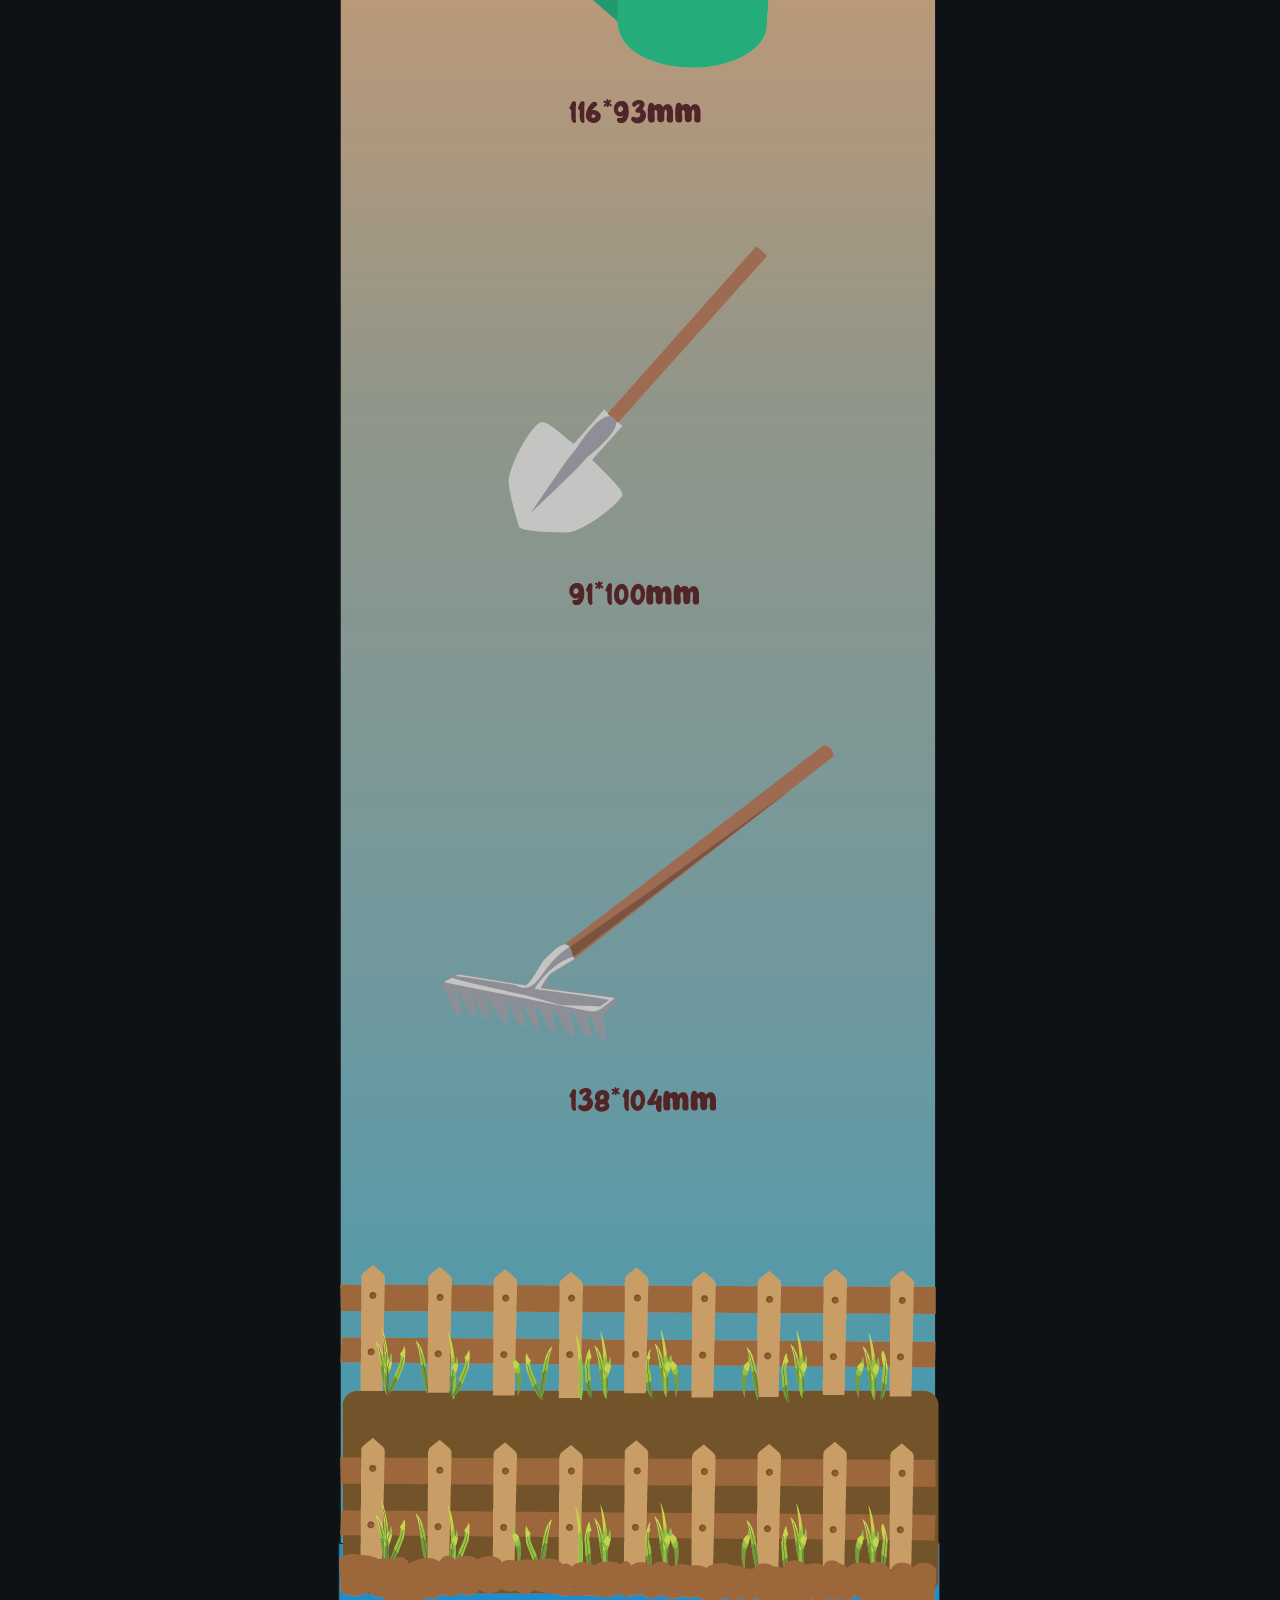
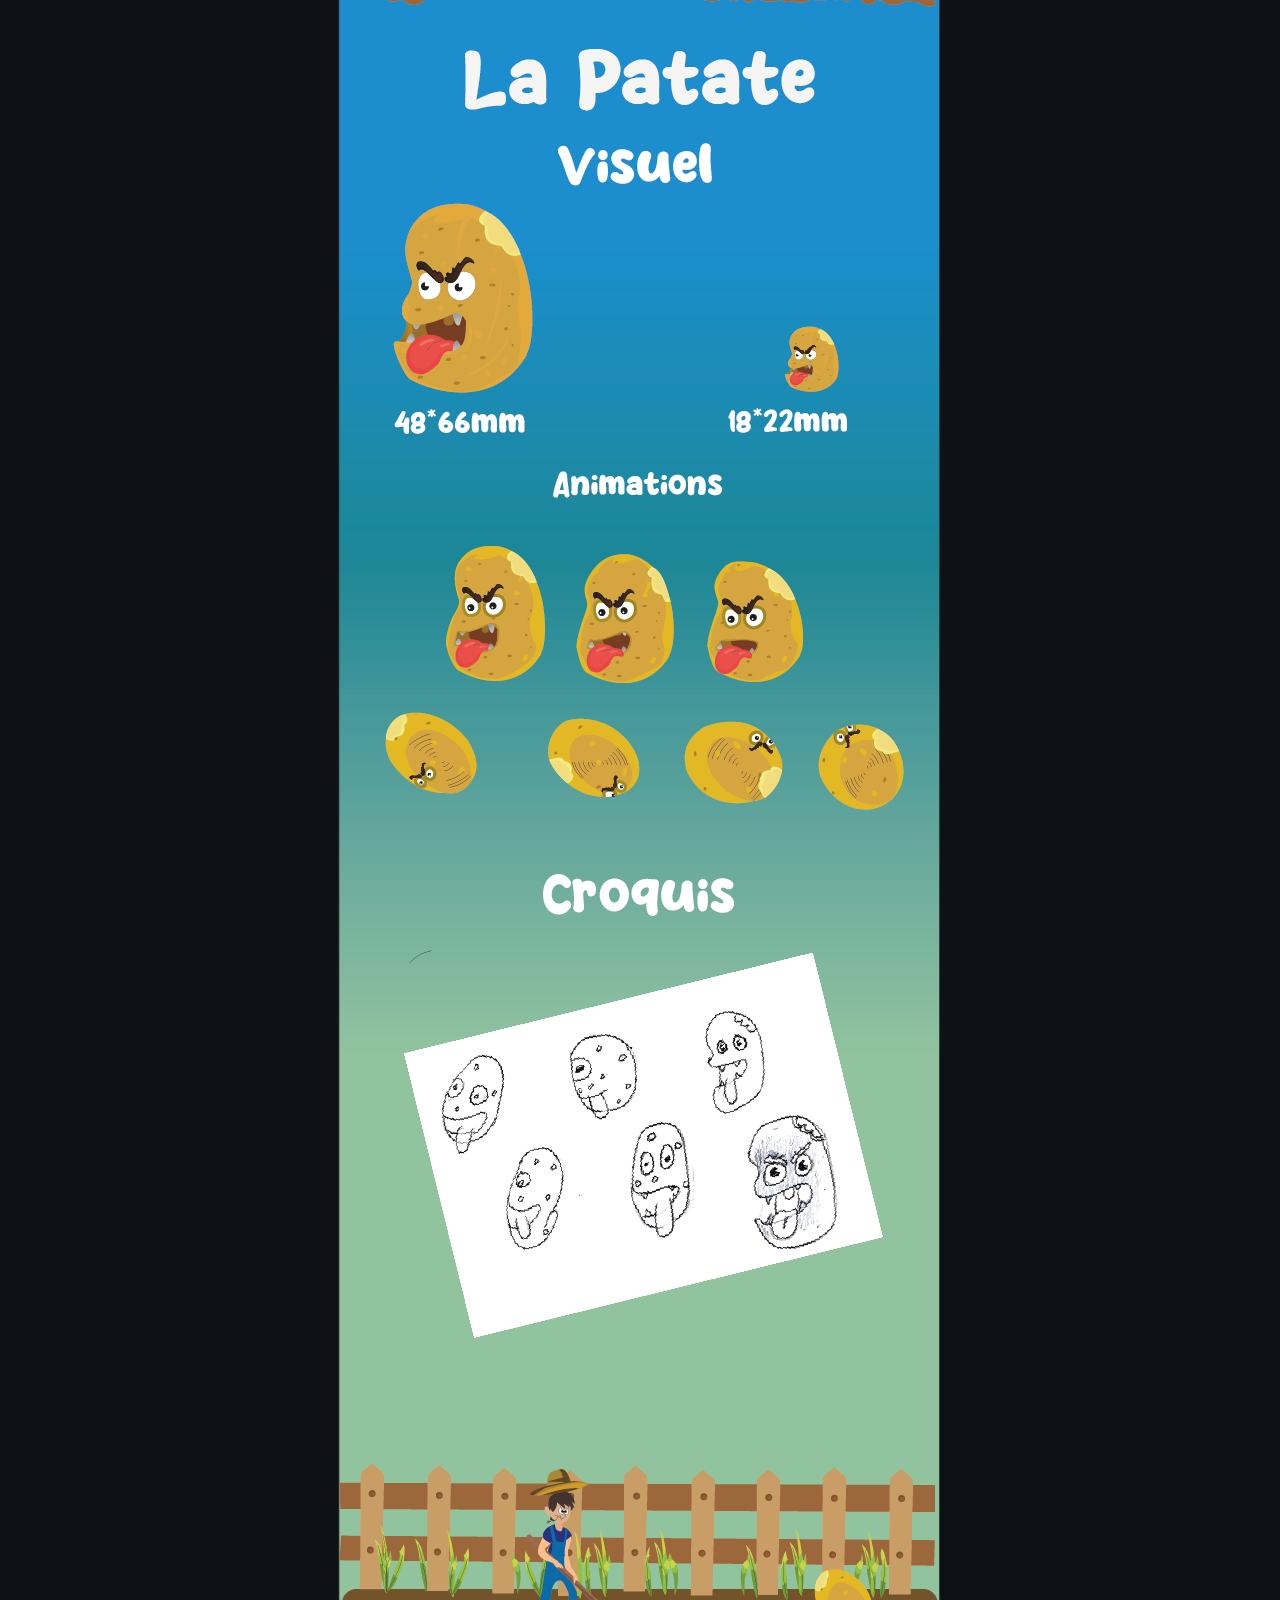
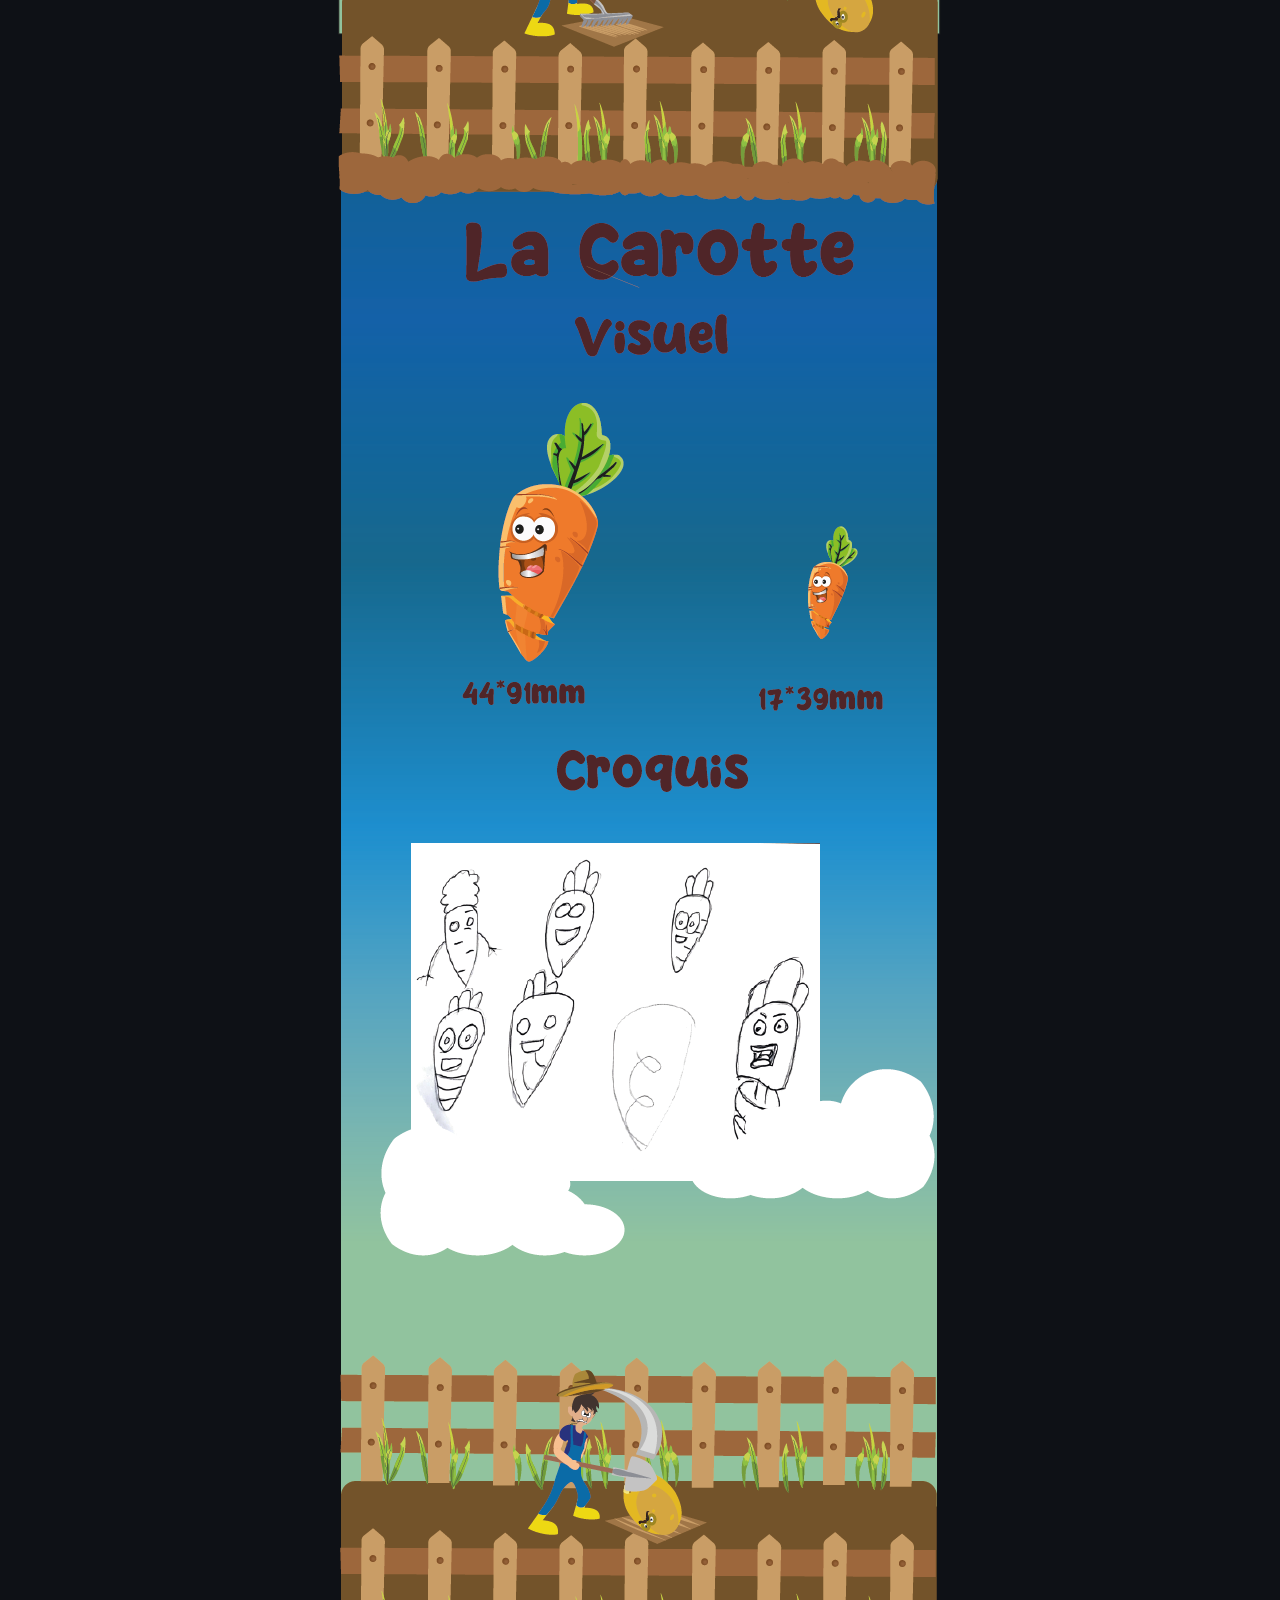
<file: over-the-garden.html>
<!DOCTYPE html>
<html lang="en">
<head>
<meta charset="UTF-8" />
<meta name="viewport" content="width=device-width, initial-scale=1.0" />
<title>Over the Garden — Case Study · Baptiste Moreau</title>
<meta name="description" content="Case study: Over the Garden, a beat'em up where you battle ruthless vegetables and plant them to win the harvest." />

<!-- Favicon (inline accent square, no file needed) -->
<link rel="icon" href="data:image/svg+xml,%3Csvg xmlns='http://www.w3.org/2000/svg' viewBox='0 0 32 32'%3E%3Crect width='32' height='32' rx='7' fill='%234C82F0'/%3E%3C/svg%3E" />

<!-- Social preview (Open Graph / Twitter) -->
<meta property="og:type" content="article" />
<meta property="og:title" content="Over the Garden — Case Study · Baptiste Moreau" />
<meta property="og:description" content="A beat'em up where you battle ruthless vegetables and plant them to win the harvest." />
<meta property="og:image" content="https://baptistemoreau.games/assets/og/over-the-garden.jpg" />
<meta property="og:image:width" content="1200" />
<meta property="og:image:height" content="627" />
<meta property="og:url" content="https://baptistemoreau.games/over-the-garden.html" />
<meta name="twitter:image" content="https://baptistemoreau.games/assets/og/over-the-garden.jpg" />
<meta name="twitter:card" content="summary_large_image" />

<link rel="preconnect" href="https://fonts.googleapis.com" />
<link rel="preconnect" href="https://fonts.gstatic.com" crossorigin />
<link href="https://fonts.googleapis.com/css2?family=Space+Grotesk:wght@500;600;700&family=Inter:wght@400;500;600;700&family=JetBrains+Mono:wght@400;500&display=swap" rel="stylesheet" />

<link rel="stylesheet" href="assets/css/base.css" />
<link rel="stylesheet" href="assets/css/project.css" />
</head>

<body>

<div class="grid-bg"></div>

<div class="page">

  <!-- ===================== NAV ===================== -->
  <nav class="nav">
    <div class="wrap nav-inner">
      <a href="index.html#top" class="brand"><span class="dot"></span>BAPTISTE&nbsp;MOREAU</a>
      <a href="index.html#work" class="back" data-fr="Retour aux projets">
        <svg width="16" height="16" viewBox="0 0 24 24" fill="none" stroke="currentColor" stroke-width="2.4"><path d="M19 12H5M11 6l-6 6 6 6"/></svg>
        Back to projects
      </a>
      <button class="lang-toggle" id="langToggle" role="switch" aria-label="Switch language / Changer de langue" aria-checked="false">
        <span class="lang-thumb" aria-hidden="true"></span>
        <span class="lang-opt active" data-lang="en">EN</span>
        <span class="lang-opt" data-lang="fr">FR</span>
      </button>
    </div>
  </nav>

  <!-- ===================== HERO ===================== -->
  <header class="hero">
    <div class="wrap">
      <p class="eyebrow">construct 3d · blueprint · beat'em up</p>
      <h1>Over&nbsp;the&nbsp;<span class="accent">Garden</span></h1>
      <p class="role-line" data-fr="Programmeur Gameplay · Artiste · Game Designer">Gameplay Programmer · Game Artist · Game Designer</p>

      <div class="lead">
        <p data-fr="Affronte des <strong>légumes impitoyables</strong> sur un champ de bataille.">Take on <strong>ruthless vegetables</strong> on a battlefield.</p>
        <p data-fr="Plante-les pour récolter une <strong>moisson abondante</strong> et remporter la partie.">Plant them to reap a <strong>bountiful harvest</strong> and win the game.</p>
      </div>

      <div class="tags">
        <span class="tag">Construct 3D</span>
        <span class="tag">Blueprint</span>
        <span class="tag">Beat'em Up</span>
      </div>

      <!-- MAIN MEDIA — trailer -->
      <div class="cover">
        <video src="assets/OverTheGarden/over-the-garden-trailer.mp4" poster="assets/OverTheGardenMain.png" muted loop playsinline autoplay controls preload="metadata"></video>
      </div>
      <!-- DOCUMENTS -->
      <div style="display:flex; gap:14px; justify-content:center; flex-wrap:wrap; margin-top:24px">
        <a href="assets/GDD/GameArtDocument_OverTheGarden.pdf" target="_blank" rel="noopener" class="btn btn-primary" data-fr="Game Art Document">Game Art Document</a>
        <a href="assets/GDD/GOD_OverTheGarden.pdf" target="_blank" rel="noopener" class="btn btn-primary" data-fr="GOD (Game Overview Document)">GOD (Game Overview Document)</a>
      </div>
    </div>
  </header>

  <!-- ===================== GAME DESIGN ===================== -->
  <section class="section">
    <div class="wrap">
      <div class="section-head">
        <span class="section-num">01</span>
        <h2 data-fr="Game Design">Game Design</h2>
      </div>

      <p data-fr="Over the Garden est un <strong>beat'em up en vue de dessus</strong> sur PC, réalisé en équipe de trois avec Antoine Vacherie et Léa Margnes. L'intention : créer un <strong>décalage</strong> entre un gameplay exigeant, qui demande plus d'un essai pour être terminé, et une direction artistique cartoon, enfantine et joyeuse.">Over the Garden is a <strong>top-down beat'em up</strong> for PC, made by a team of three with Antoine Vacherie and Léa Margnes. The intent: create a <strong>contrast</strong> between demanding gameplay, which should take more than one try to beat, and a cartoonish, childlike, cheerful art direction.</p>

      <!-- ── BLOCK 1 ── -->
      <div class="task">
        <div class="task-media media-slot">
          <img src="assets/OverTheGarden/outils.png" alt="Les trois outils : râteau pour ratisser un sol, pelle pour planter les ennemis, arrosoir pour arroser et valider l'objectif / The three tools: rake, shovel and watering can" style="object-fit:contain; background:#6b5434" />
        </div>
        <div class="task-body">
          <p class="task-label" data-fr="Game Design · Boucle principale">Game Design · Core loop</p>
          <h3 data-fr="Ratisser, planter, arroser">Rake, plant, water</h3>
          <p data-fr="On ne tue pas les ennemis, on les plante. Le joueur dispose de trois outils de jardinier à utiliser dans un ordre précis sur les parcelles du terrain pour transformer un ennemi en point d'objectif.">Enemies aren't killed, they're planted. The player has three gardening tools to use in a precise order on the field's plots to turn an enemy into a point toward the objective.</p>
          <ul>
            <li data-fr="<strong>Râteau</strong> (L1) : prépare une parcelle vierge"><strong>Rake</strong> (L1): prepares an unprepared plot</li>
            <li data-fr="<strong>Pelle</strong> (Carré) : plante un ennemi qui passe sur une parcelle préparée, avec un timing qui dépend de sa taille et de sa vitesse"><strong>Shovel</strong> (Square): plants an enemy crossing a prepared plot, with timing that depends on its size and speed</li>
            <li data-fr="<strong>Arrosoir</strong> (R1) : arrose une parcelle plantée et ajoute le point à l'objectif"><strong>Watering can</strong> (R1): waters a planted plot and adds the point to the objective</li>
            <li data-fr="Chaque coup déclenche des <strong>freeze frames</strong> : le joueur s'engage sur chaque action et doit lire le terrain avant d'agir">Every swing triggers <strong>freeze frames</strong>: the player commits to each action and has to read the field before acting</li>
            <li data-fr="Objectifs imbriqués : planter un ennemi, remplir un quota (ex. 3 piments, 15 carottes, 5 patates), puis compléter l'objectif global pour gagner, avec seulement 5 PV">Nested objectives: plant one enemy, fill a quota (e.g. 3 chilies, 15 carrots, 5 potatoes), then complete the global objective to win, with only 5 HP</li>
          </ul>
        </div>
      </div>

      <!-- ── BLOCK 2 ── -->
      <div class="task">
        <div class="task-media media-slot">
          <img loading="lazy" src="assets/OverTheGarden/grille.png" alt="Version finale en vue de dessus : grille de parcelles, fleur de vie et pancarte d'objectif / Final top-down version: plot grid, health flower and objective sign" style="object-fit:contain; background:#33703c" />
        </div>
        <div class="task-body">
          <p class="task-label" data-fr="Game Design · Itérations">Game Design · Iterations</p>
          <h3 data-fr="De la vue de côté à une grille lisible">From side view to a readable grid</h3>
          <p data-fr="La première version était en vue de côté : trois armes, chacune capable de planter un type d'ennemi, et un timer pour mettre la pression. La gestion de l'espace n'était pas lisible, le jeu est donc passé en vue de dessus, puis sur une grille de parcelles inspirée de Plants vs. Zombies.">The first version was in side view: three weapons, each able to plant one enemy type, and a timer to add pressure. Managing space wasn't readable, so the game moved to a top-down view, then to a grid of plots inspired by Plants vs. Zombies.</p>
          <ul>
            <li data-fr="Vue de dessus avec 3/4 de l'écran pour le jeu, puis tous les éléments réduits pour libérer de la place">Top-down view with 3/4 of the screen for play, then every element scaled down to free up space</li>
            <li data-fr="Les ennemis fonçaient d'abord tous sur le joueur ; chacun a ensuite reçu son propre pattern (référence Moonlighter) pour que leurs trajectoires deviennent une information à lire">Enemies first all chased the player; each then got its own pattern (Moonlighter reference) so their paths become information to read</li>
            <li data-fr="Boucles de prédiction pensées pour les situations clés : planter la patate avant que la carotte arrive, ratisser devant une vague de carottes, planter le piment tout de suite ou garder la place">Prediction loops designed around key situations: plant the potato before the carrot arrives, rake a plot ahead of a carrot wave, plant the chili now or save the spot</li>
            <li data-fr="Caméra : vue de dessus sur le terrain, mais personnages face caméra en vue de côté">Camera: top-down on the field, but characters face the camera in side view</li>
          </ul>
        </div>
      </div>
    </div>
  </section>

  <!-- ===================== GAME PROGRAMMING ===================== -->
  <section class="section">
    <div class="wrap">
      <div class="section-head">
        <span class="section-num">02</span>
        <h2 data-fr="Programmation">Game Programming</h2>
      </div>

      <p data-fr="Programmation gameplay sous Construct : la machine à états des parcelles liée aux outils, le comportement de chaque ennemi et les feedbacks qui rendent chaque action lisible.">Gameplay programming in Construct: the plot state machine tied to the tools, each enemy's behavior and the feedback that makes every action readable.</p>

      <!-- ── BLOCK 1 ── -->
      <div class="task">
        <div class="task-media media-slot">
          <img loading="lazy" src="assets/OverTheGarden/parcelles.png" alt="Parcelles dans leurs différents états : vierge, ratissée, plantée, arrosée / Plots in their different states: unprepared, raked, planted, watered" />
        </div>
        <div class="task-body">
          <p class="task-label" data-fr="Programmation · Systèmes">Game Programming · Systems</p>
          <h3 data-fr="Machine à états des parcelles">Plot state machine</h3>
          <p data-fr="Chaque parcelle passe par quatre états : vierge, ratissée, plantée, arrosée. Chaque outil n'agit que sur l'état correspondant, ce qui traduit l'ordre des outils du design en une règle simple et robuste.">Each plot goes through four states: unprepared, raked, planted, watered. Each tool only acts on the matching state, turning the design's tool order into a simple, robust rule.</p>
          <ul>
            <li data-fr="La pelle ne plante que si un ennemi chevauche une parcelle ratissée au moment du coup">The shovel only plants if an enemy overlaps a raked plot when the hit lands</li>
            <li data-fr="Arroser une parcelle plantée incrémente le compteur de l'ennemi sur la pancarte d'objectif ; l'écran de victoire se lance quand tous les quotas sont remplis">Watering a planted plot increments that enemy's counter on the objective sign; the victory screen loads once every quota is met</li>
            <li data-fr="Un coup raté laisse la parcelle intacte et joue un son dans le vide, pour que le joueur comprenne pourquoi rien ne s'est passé">A missed hit leaves the plot untouched and plays a whoosh, so the player understands why nothing happened</li>
            <li data-fr="Un dégât retire un PV et déclenche l'animation du pétale qui tombe ; à 0, la scène de game over se lance">Taking a hit removes 1 HP and triggers the falling-petal animation; at 0, the game-over scene loads</li>
          </ul>
        </div>
      </div>

      <!-- ── BLOCK 2 ── -->
      <div class="task">
        <div class="task-media media-slot">
          <div style="position:absolute; inset:0; display:grid; grid-template-columns:repeat(3,1fr); gap:4px">
            <video src="assets/OverTheGarden/patate.mp4" aria-label="Patate qui roule / Rolling potato" style="object-fit:contain; padding:10px; background:var(--bg)" muted loop playsinline autoplay preload="metadata"></video>
            <video src="assets/OverTheGarden/piment.mp4" aria-label="Piment qui marche sur ses flammes / Chili walking on its flames" style="object-fit:contain; padding:10px; background:var(--bg)" muted loop playsinline autoplay preload="metadata"></video>
            <video src="assets/OverTheGarden/carotte.mp4" aria-label="Carotte perceuse en vol / Drilling carrot in flight" style="object-fit:contain; padding:10px; background:var(--bg)" muted loop playsinline autoplay preload="metadata"></video>
          </div>
        </div>
        <div class="task-body">
          <p class="task-label" data-fr="Programmation · IA">Game Programming · AI</p>
          <h3 data-fr="Trois ennemis, trois patterns">Three enemies, three patterns</h3>
          <p data-fr="Chaque légume a son propre déplacement, pour que le terrain donne toujours au joueur quelque chose à anticiper.">Each vegetable has its own movement, so the field always gives the player something to anticipate.</p>
          <ul>
            <li data-fr="<strong>Patate</strong> : la seule qui vise le joueur. Une cible le suit ; dès qu'il est dessus, la patate roule droit sur lui. Un signe « attention » annonce où elle va apparaître"><strong>Potato</strong>: the only one that targets the player. A target follows them; once they're on it, the potato rolls straight at them. A warning sign shows where it will spawn</li>
            <li data-fr="<strong>Piment</strong> : lent et peureux, il fait des allers-retours de haut en bas et se décale d'une case à chaque mur"><strong>Chili</strong>: slow and fearful, it sweeps up and down the field and shifts one tile over at every wall</li>
            <li data-fr="<strong>Carotte</strong> : apparaît d'un côté du terrain et le traverse en ligne droite en tournoyant comme une perceuse, par vagues"><strong>Carrot</strong>: spawns on one side of the field and drills straight across it, in waves</li>
            <li data-fr="<strong>Musique adaptative</strong> : trois versions du même morceau jazz (120 BPM) dont la batterie s'intensifie avec le nombre d'ennemis à l'écran"><strong>Adaptive music</strong>: three versions of the same jazz track (120 BPM) whose drums build up with the number of enemies on screen</li>
          </ul>
        </div>
      </div>
    </div>
  </section>

  <!-- ===================== GAME ART ===================== -->
  <section class="section">
    <div class="wrap">
      <div class="section-head">
        <span class="section-num">03</span>
        <h2 data-fr="Direction artistique">Game Art</h2>
      </div>

      <p data-fr="Un style cartoon volontairement en décalage avec le défi du gameplay. Chaque choix de couleur sert la lisibilité : un décor plat et sombre, des ennemis aux couleurs chaudes et un fermier en bleu froid qui se détache de tout le reste.">A cartoon style deliberately at odds with the gameplay's challenge. Every color choice serves readability: a flat, dark background, warm-colored enemies and a cool-blue farmer who stands out from everything else.</p>

      <!-- ── BLOCK 1 ── -->
      <div class="task">
        <div class="task-media media-slot">
          <img loading="lazy" src="assets/OverTheGarden/personnages.png" alt="Le piment, la patate et la carotte / The chili, the potato and the carrot" style="object-fit:contain; background:#6b5434" />
        </div>
        <div class="task-body">
          <p class="task-label" data-fr="Game Art · Personnages">Game Art · Characters</p>
          <h3 data-fr="Des personnages au caractère lisible">Characters with readable personalities</h3>
          <p data-fr="Le caractère de chaque ennemi passe par ses yeux et sa posture, et son design explique son comportement.">Each enemy's personality comes through its eyes and posture, and its design explains its behavior.</p>
          <ul>
            <li data-fr="<strong>Piment</strong> : premier ennemi créé, il a fixé la DA. Sans jambes, il marche sur ses flammes, avec des bottes ailées à la Hermès pour la lisibilité"><strong>Chili</strong>: the first enemy designed, it set the art direction. With no legs, it walks on its flames, with Hermes-style winged boots for readability</li>
            <li data-fr="<strong>Patate</strong> : la plus itérée, une brute un peu bête inspirée de Cuphead et de Taz, avec une morsure sur le crâne pour un côté zombie"><strong>Potato</strong>: the most iterated, a dim-witted brute inspired by Cuphead and Taz, with a bite on its skull for a zombie touch</li>
            <li data-fr="<strong>Carotte</strong> : joyeuse et inoffensive en apparence, sa queue devient une perceuse pour expliquer pourquoi elle fait des dégâts"><strong>Carrot</strong>: cheerful and harmless-looking, its tail becomes a drill to explain why it deals damage</li>
            <li data-fr="<strong>Fermier</strong> : basé sur une référence Ben 10, animé à partir de photos de vrais gestes au râteau, à la pelle et à l'arrosoir (sprite sheets de course et d'attaque)"><strong>Farmer</strong>: based on a Ben 10 reference, animated from photos of real rake, shovel and watering-can gestures (run and attack sprite sheets)</li>
          </ul>
        </div>
      </div>

      <!-- ── PLANCHE GAME UI (full height, not zoomable) ── -->
      <h3 style="text-align:center; margin:40px 0 0" data-fr="Planche Game UI">Game UI Sheet</h3>
      <p style="text-align:center; max-width:640px; margin:12px auto 0" data-fr="Cette planche rassemble tout mon travail en Game Art sur le projet : les personnages, de leurs croquis à leurs animations, les armes, les sols, le décor et les éléments d'UI. Faites défiler pour la parcourir en entier.">This sheet brings together all my Game Art work on the project: the characters, from sketches to animations, the weapons, the ground tiles, the background and the UI elements. Scroll down to see it all.</p>
      <figure style="margin:16px auto 32px; max-width:613px">
        <img src="assets/OverTheGarden_PlancheUI.png" alt="Over the Garden — Game UI sheet: characters, sketches, animations, weapons and UI elements" loading="lazy" style="display:block; width:100%; height:auto; border-radius:12px" />
        <figcaption class="mono" style="text-align:center; margin-top:10px; color:var(--muted, #9AA4B2); font-size:13px" data-fr="Personnages, croquis, animations, armes et éléments d'UI">Characters, sketches, animations, weapons and UI elements</figcaption>
      </figure>
    </div>
  </section>

  <!-- ===================== CTA ===================== -->
  <section class="section" style="border-bottom:1px solid var(--line)">
    <div class="wrap">
      <div class="cta">
        <h2 data-fr="Envie d'y jouer ?">Want to play it?</h2>
        <p data-fr="La page itch.io du jeu est disponible ci-dessous.">The game's itch.io page is available below.</p>
        <div style="display:flex; gap:14px; justify-content:center; flex-wrap:wrap">
          <a href="https://ploumplim.itch.io/over-the-garden" target="_blank" rel="noopener" class="btn btn-primary" data-fr="Jouer / itch.io">Play / itch.io</a>
          <a href="index.html#work" class="btn btn-ghost" data-fr="Autres projets">Other projects</a>
        </div>
      </div>
    </div>
  </section>

  <!-- ===================== FOOTER ===================== -->
  <footer class="footer wrap">
    <span>© <span id="year"></span> Baptiste Moreau</span>
    <span class="mono">Over the Garden · Construct 3D</span>
  </footer>

</div><!-- /.page -->

<script>
  document.getElementById("year").textContent = new Date().getFullYear();
</script>
<script src="assets/js/i18n.js"></script>
<script src="assets/js/lightbox.js"></script>
</body>
</html>
</file>
<file: assets/css/base.css>
/* ============================================================
   BASE — shared foundation for ALL pages
   Tokens, reset, typography. Link FIRST in the <head>.
   ============================================================ */
:root{
  --bg:        #0E1116;   /* viewport background, almost bluish black */
  --bg-2:      #11151B;
  --surface:   #161A21;   /* cards */
  --surface-2: #1B212A;
  --line:      #252B36;   /* rules / borders */
  --text:      #E8EAED;   /* headings, emphasis, key text */
  --text-2:    #CDD3DC;   /* body copy / paragraphs */
  --muted:     #99A2B2;   /* secondary text / tags */
  --muted-2:   #6E7889;   /* small labels / metadata */
  --accent:    #4C82F0;   /* bright blue (main accent) — readable on the dark bg */
  --accent-dim:#4C82F022;
  --cyan:      #57D7E6;   /* secondary cool accent, used very sparingly */

  /* Display / headings font — swap here to try another typeface */
  --font-display: 'Space Grotesk', system-ui, sans-serif;

  --maxw: 1320px;
  --radius: 14px;
  --ease: cubic-bezier(.2,.7,.2,1);
}

*{ box-sizing:border-box; margin:0; padding:0; }
html{ scroll-behavior:smooth; }
@media (prefers-reduced-motion: reduce){ html{ scroll-behavior:auto; } }

body{
  background:var(--bg);
  color:var(--text);
  font-family:'Inter', system-ui, sans-serif;
  font-size:21.5px;
  line-height:1.65;
  -webkit-font-smoothing:antialiased;
  overflow-x:hidden;
}

a{ color:inherit; text-decoration:none; }
img, video{ display:block; max-width:100%; }
::selection{ background:var(--accent); color:#0B0D11; }
:focus-visible{ outline:2px solid var(--accent); outline-offset:3px; border-radius:4px; }

.wrap{ width:100%; max-width:var(--maxw); margin-inline:auto; padding-inline:24px; }
.mono{ font-family:'JetBrains Mono', ui-monospace, monospace; }

/* ============================================================
   LANGUAGE TOGGLE (EN / FR slider) — shared across all pages
   ============================================================ */
.lang-toggle{
  position:relative; display:inline-flex; align-items:center; flex:0 0 auto;
  padding:3px; height:34px; border:1px solid var(--line); border-radius:999px;
  background:var(--bg-2); cursor:pointer;
  font-family:'JetBrains Mono', ui-monospace, monospace; font-size:13px;
  line-height:1; letter-spacing:.02em; user-select:none;
}
.lang-toggle .lang-opt{
  position:relative; z-index:1; width:34px; text-align:center; padding:6px 0;
  border-radius:999px; color:var(--muted-2); font-weight:500;
  transition:color .2s var(--ease);
}
.lang-toggle .lang-opt.active{ color:#0B0D11; }
.lang-toggle .lang-thumb{
  position:absolute; z-index:0; top:3px; bottom:3px; left:3px; width:34px;
  background:var(--accent); border-radius:999px;
  box-shadow:0 0 10px var(--accent-dim);
  transition:transform .22s var(--ease);
}
.lang-toggle.fr .lang-thumb{ transform:translateX(34px); }
.lang-toggle:hover{ border-color:#37404f; }
@media (prefers-reduced-motion: reduce){
  .lang-toggle .lang-thumb, .lang-toggle .lang-opt{ transition:none; }
}
</file>
<file: assets/css/project.css>
/* ============================================================
   PROJECT PAGE — shared template for the "case study" pages
   (blitz-ball, deep-dive-repair, over-the-garden)
   Link AFTER base.css. Page-specific CSS stays inline.
   ============================================================ */

/* fixed background grid, like the home page */
.grid-bg{
  position:fixed; inset:-10% 0; z-index:0; pointer-events:none;
  background-image:
    linear-gradient(to right,  rgba(76,130,240,.06) 1px, transparent 1px),
    linear-gradient(to bottom, rgba(76,130,240,.06) 1px, transparent 1px);
  background-size:48px 48px;
  mask-image:radial-gradient(120% 80% at 50% 0%, #000 18%, transparent 75%);
}
.page{ position:relative; z-index:1; }

/* ============================================================
   NAV
   ============================================================ */
.nav{
  position:sticky; top:0; z-index:50;
  backdrop-filter:blur(10px);
  background:rgba(14,17,22,.72);
  border-bottom:1px solid var(--line);
}
.nav-inner{ display:flex; align-items:center; gap:16px; height:60px; }
.brand{
  font-family:var(--font-display); font-weight:700; letter-spacing:-.02em;
  font-size:21.5px; display:flex; align-items:center; gap:9px;
}
.brand .dot{ width:9px; height:9px; border-radius:2px; background:var(--accent); box-shadow:0 0 12px var(--accent); }
.back{
  margin-left:auto; font-size:18px; color:var(--muted); padding:7px 12px; border-radius:8px;
  display:inline-flex; align-items:center; gap:7px;
  transition:color .2s var(--ease), background .2s var(--ease);
}
.back:hover{ color:var(--text); background:var(--surface); }
/* small phones: brand + "Back to projects" + language toggle don't fit on one line →
   smaller brand, and the back link collapses to an arrow (text kept for screen readers) */
@media (max-width:560px){
  .nav-inner{ gap:8px; }
  .brand{ font-size:17px; white-space:nowrap; }
  .back{ font-size:0; gap:0; padding:8px 10px; }
  .back svg{ display:none; }            /* the FR version has no svg anyway (i18n swaps the text) */
  .back::before{ content:'←'; font-size:20px; line-height:1; }
}

/* ============================================================
   HERO
   ============================================================ */
.hero{ padding:84px 0 56px; }
.eyebrow{
  font-family:'JetBrains Mono',monospace; font-size:17.5px; color:var(--accent);
  letter-spacing:.04em; margin-bottom:18px;
}
.eyebrow::before{ content:'// '; color:var(--muted-2); }
.hero h1{
  font-family:var(--font-display); font-weight:700; letter-spacing:-.03em;
  font-size:clamp(38px, 8vw, 92px); line-height:1.0; margin-bottom:18px;
  overflow-wrap:break-word;             /* long titles ("Deep Dive Repair") must never overflow on phones */
}
.hero h1 .accent{ color:var(--accent); }
.role-line{
  font-family:'JetBrains Mono',monospace; font-size:clamp(20px,2.4vw,26px); font-weight:500;
  color:var(--cyan);
  text-transform:uppercase; letter-spacing:.06em; margin-bottom:28px;
}
.lead{ font-size:clamp(23px,2.6vw,27px); color:var(--text); max-width:none; }
.lead p{ margin-bottom:14px; color:var(--text-2); font-weight:400; }
.lead p strong{ color:var(--text); font-weight:700; }

.tags{ display:flex; flex-wrap:wrap; gap:7px; margin-top:26px; }
.tag{
  font-family:'JetBrains Mono',monospace; font-size:15.5px; color:var(--muted);
  padding:4px 9px; border:1px solid var(--line); border-radius:6px; background:var(--bg-2);
}

/* main media banner */
.cover{
  margin-top:40px; position:relative; aspect-ratio:16/9; overflow:hidden;
  background:var(--surface-2); border:1px solid var(--line); border-radius:var(--radius);
}
.cover img, .cover video{ width:100%; height:100%; object-fit:cover; }

/* ============================================================
   SECTIONS
   ============================================================ */
.section{ padding:72px 0; border-top:1px solid var(--line); }
.section-head{ display:flex; align-items:baseline; gap:16px; margin-bottom:18px; }
.section-num{ font-family:'JetBrains Mono',monospace; font-size:17.5px; color:var(--accent); }
.section-head h2{
  font-family:var(--font-display); font-weight:700; letter-spacing:-.02em;
  font-size:clamp(32px,4.8vw,46px);
}
.section > .wrap > p{ color:var(--text-2); max-width:none; margin-bottom:16px; font-weight:400; }
.section > .wrap > p strong{ color:var(--text); font-weight:700; }
.credit{
  display:inline-flex; align-items:center; gap:9px; margin-bottom:28px;
  font-size:19px; color:var(--muted);
  padding:8px 14px; border:1px solid var(--line); border-radius:10px; background:var(--surface);
}
.credit b{ color:var(--text); font-weight:600; }

/* ============================================================
   MEDIA SLOT (GIF / mp4 / png to replace)
   ============================================================ */
.media-slot{
  position:relative; aspect-ratio:16/9; overflow:hidden;
  background:var(--surface-2); border:1px solid var(--line); border-radius:12px;
}
.media-slot img, .media-slot video{ width:100%; height:100%; object-fit:cover; }
/* .fit: show the whole image (letterboxed) when cropping would cut important content */
.cover .fit, .media-slot img.fit, .media-slot video.fit{ object-fit:contain; }
a.media-slot{ display:block; text-decoration:none; cursor:zoom-in; }
.media-zoom{
  position:absolute; bottom:8px; right:8px;
  font-family:'JetBrains Mono',monospace; font-size:15px;
  background:rgba(0,0,0,.62); color:#fff; padding:4px 9px; border-radius:6px;
  opacity:0; transition:opacity .15s ease;
}
a.media-slot:hover .media-zoom{ opacity:1; }

/* Lightbox (full-screen pop-up on the same page) */
.lightbox{
  position:fixed; inset:0; z-index:100;
  display:none; align-items:center; justify-content:center;
  padding:32px; background:rgba(8,10,14,.88); backdrop-filter:blur(4px);
  cursor:zoom-out;
}
.lightbox.open{ display:flex; }
.lightbox img, .lightbox video{
  max-width:95%; max-height:92%; object-fit:contain;
  border-radius:10px; box-shadow:0 20px 60px rgba(0,0,0,.6);
}
.lightbox video{ cursor:default; }
/* any clickable media → magnifier cursor */
.zoomable{ cursor:zoom-in; }
.lightbox-close{
  position:absolute; top:18px; right:22px;
  font-size:40px; line-height:1; color:#fff; opacity:.8;
  background:none; border:none; cursor:pointer;
}
.lightbox-close:hover{ opacity:1; }
.media-empty{
  position:absolute; inset:0; display:flex; flex-direction:column;
  align-items:center; justify-content:center; gap:8px; color:var(--muted-2);
  background:repeating-linear-gradient(45deg, #181d25 0 12px, #161a21 12px 24px);
}
.player-hud{
  display:block; width:100%; height:auto;
  background:var(--surface-2); border:1px solid var(--line); border-radius:12px;
}
.media-empty .mono{ font-size:16px; }
.media-empty svg{ opacity:.5; }

/* ============================================================
   TASKS — media on one side, text on the other (alternating)
   ============================================================ */
.task{
  display:grid; grid-template-columns:1fr 1fr; gap:32px; align-items:center;
  padding:28px 0;
}
.task + .task{ border-top:1px solid var(--line); }
.task:nth-child(even) .task-media{ order:2; }      /* alternates the media side */
.task-label{
  font-family:'JetBrains Mono',monospace; font-size:15.5px; color:var(--accent);
  text-transform:uppercase; letter-spacing:.05em; margin-bottom:8px;
}
.task h3{ font-family:var(--font-display); font-weight:700; font-size:30px; margin-bottom:12px; }
.task p{ color:var(--text-2); margin-bottom:16px; font-weight:400; }
.task p strong, .task li strong{ color:var(--text); font-weight:700; }
.task ul{ list-style:none; display:flex; flex-direction:column; gap:9px; }
.task li{ font-size:20px; color:var(--text); position:relative; padding-left:20px; font-weight:400; }
.task li::before{ content:'▸'; color:var(--accent); font-size:16px; position:absolute; left:0; top:0; }
.task li.warn::before{ content:'!'; color:var(--cyan); font-weight:700; }

@media (max-width:760px){
  .task{ grid-template-columns:1fr; gap:18px; }
  .task:nth-child(even) .task-media{ order:0; }
}

/* ============================================================
   FOOTER + CTA
   ============================================================ */
.cta{
  margin-top:8px;
  background:linear-gradient(180deg,var(--surface),var(--bg-2));
  border:1px solid var(--line); border-radius:var(--radius); padding:40px; text-align:center;
}
.cta h2{ font-family:var(--font-display); font-weight:700; font-size:clamp(30px,4.8vw,40px); margin-bottom:10px; letter-spacing:-.02em; }
.cta p{ color:var(--muted); margin-bottom:24px; }
.btn{
  font-family:var(--font-display); font-weight:600; font-size:19.5px;
  padding:13px 22px; border-radius:11px; cursor:pointer; border:1px solid transparent;
  transition:transform .15s var(--ease), background .2s var(--ease), border-color .2s var(--ease);
  display:inline-flex; align-items:center; gap:9px;
}
.btn:hover{ transform:translateY(-2px); }
.btn-primary{ background:var(--accent); color:#0B0D11; }
.btn-primary:hover{ background:#6E9BF5; }
.btn-ghost{ background:transparent; color:var(--text); border-color:var(--line); }
.btn-ghost:hover{ border-color:var(--accent); }

.footer{
  border-top:1px solid var(--line); padding:32px 0; margin-top:8px;
  display:flex; justify-content:space-between; gap:16px; flex-wrap:wrap;
  color:var(--muted-2); font-size:17.5px;
}
.footer .mono{ font-size:16px; }

/* ============================================================
   CODE SNIPPETS (collapsible, highlighted by highlight.js)
   <details class="code-block"><summary>…</summary><div class="code-meta">…</div><pre><code class="language-csharp">…</code></pre></details>
   ============================================================ */
.task-body{ min-width:0; }            /* grid item: let long code lines scroll inside the block */
.code-block{
  min-width:0; max-width:100%;
  margin-top:22px; border:1px solid var(--line); border-radius:12px;
  background:var(--bg-2); overflow:hidden;
}
.code-block summary{
  list-style:none; cursor:pointer; user-select:none;
  display:flex; align-items:center; gap:10px; padding:12px 16px;
  font-family:'JetBrains Mono',monospace; font-size:15px; color:var(--text);
  transition:background .2s var(--ease);
}
.code-block summary::-webkit-details-marker{ display:none; }
.code-block summary::before{
  content:'▸'; color:var(--accent); transition:transform .2s var(--ease); display:inline-block;
}
.code-block[open] summary::before{ transform:rotate(90deg); }
.code-block summary:hover{ background:var(--surface); }
.code-block summary .file{ color:var(--muted); margin-left:auto; font-size:13.5px; }
.code-meta{
  display:flex; justify-content:space-between; gap:12px; flex-wrap:wrap;
  padding:8px 16px; border-top:1px solid var(--line); border-bottom:1px solid var(--line);
  font-size:14px; color:var(--muted-2); background:var(--surface);
}
.code-meta a{ color:var(--accent); }
.code-block pre{ margin:0; padding:16px 18px; overflow-x:auto; font-size:14px; line-height:1.6; }   /* own line box: the body line-height is far too tall for code */

/* slider built by code-viewer.js: tabs + ‹ › on top, one fixed-height pane below */
.code-head{
  display:flex; align-items:center; gap:8px; padding:8px 10px 0;
  border-bottom:1px solid var(--line); background:var(--bg-2);
}
.code-tabs{ display:flex; gap:2px; overflow-x:auto; scrollbar-width:none; flex:1; min-width:0; }
.code-tabs::-webkit-scrollbar{ display:none; }
.code-tab{
  flex:none; cursor:pointer; white-space:nowrap;
  font-family:'JetBrains Mono',monospace; font-size:13px; color:var(--muted);
  background:none; border:1px solid transparent; border-bottom:none; border-radius:8px 8px 0 0;
  padding:7px 12px; margin-bottom:-1px;
  transition:color .2s var(--ease), background .2s var(--ease);
}
.code-tab:hover{ color:var(--text); }
.code-tab.active{ color:var(--text); background:var(--surface); border-color:var(--line); }
.code-tab.active::after{ content:''; display:block; height:2px; margin-top:5px; border-radius:2px; background:var(--accent); }
.code-nav{ display:flex; align-items:center; gap:6px; flex:none; padding-bottom:6px; }
.code-arrow{
  width:28px; height:28px; border-radius:7px; cursor:pointer;
  border:1px solid var(--line); background:var(--surface); color:var(--text);
  font-size:18px; line-height:1; display:flex; align-items:center; justify-content:center;
  transition:border-color .2s var(--ease);
}
.code-arrow:hover{ border-color:var(--accent); }
.code-count{ font-family:'JetBrains Mono',monospace; font-size:12.5px; color:var(--muted-2); min-width:38px; text-align:center; }
.code-stage{ background:var(--surface); }
.code-pane{ max-height:340px; overflow:auto; }           /* the "allocated zone": long slides scroll inside */
.code-pane[hidden]{ display:none; }
/* dark, thin scrollbars instead of the browser's white ones */
.code-pane{ scrollbar-width:thin; scrollbar-color:#37404f transparent; }
.code-pane::-webkit-scrollbar{ width:8px; height:8px; }
.code-pane::-webkit-scrollbar-thumb{ background:#37404f; border-radius:8px; }
.code-pane::-webkit-scrollbar-track, .code-pane::-webkit-scrollbar-corner{ background:transparent; }
@media (max-width:560px){
  .code-block code{ font-size:12.5px; }
  .code-pane{ max-height:300px; padding:12px 14px; }
}
.code-pane:focus-visible, .code-tab:focus-visible, .code-arrow:focus-visible{ outline:2px solid var(--accent); outline-offset:-2px; }
.code-block code{
  font-family:'JetBrains Mono',monospace; font-size:14px; line-height:1.6; color:var(--text-2);
  white-space:pre; tab-size:4;
}
/* token colours, tuned to the site palette */
.hljs-keyword, .hljs-meta .hljs-keyword{ color:#7FA6F5; }
.hljs-built_in, .hljs-type{ color:#57D7E6; }
.hljs-title, .hljs-title.function_, .hljs-title.class_{ color:#E8C77A; }
.hljs-string{ color:#9DD69B; }
.hljs-number, .hljs-literal{ color:#E59A73; }
.hljs-comment{ color:#6E7889; font-style:italic; }
.hljs-meta, .hljs-attr{ color:#B79CEB; }
.hljs-params{ color:var(--text-2); }
</file>
